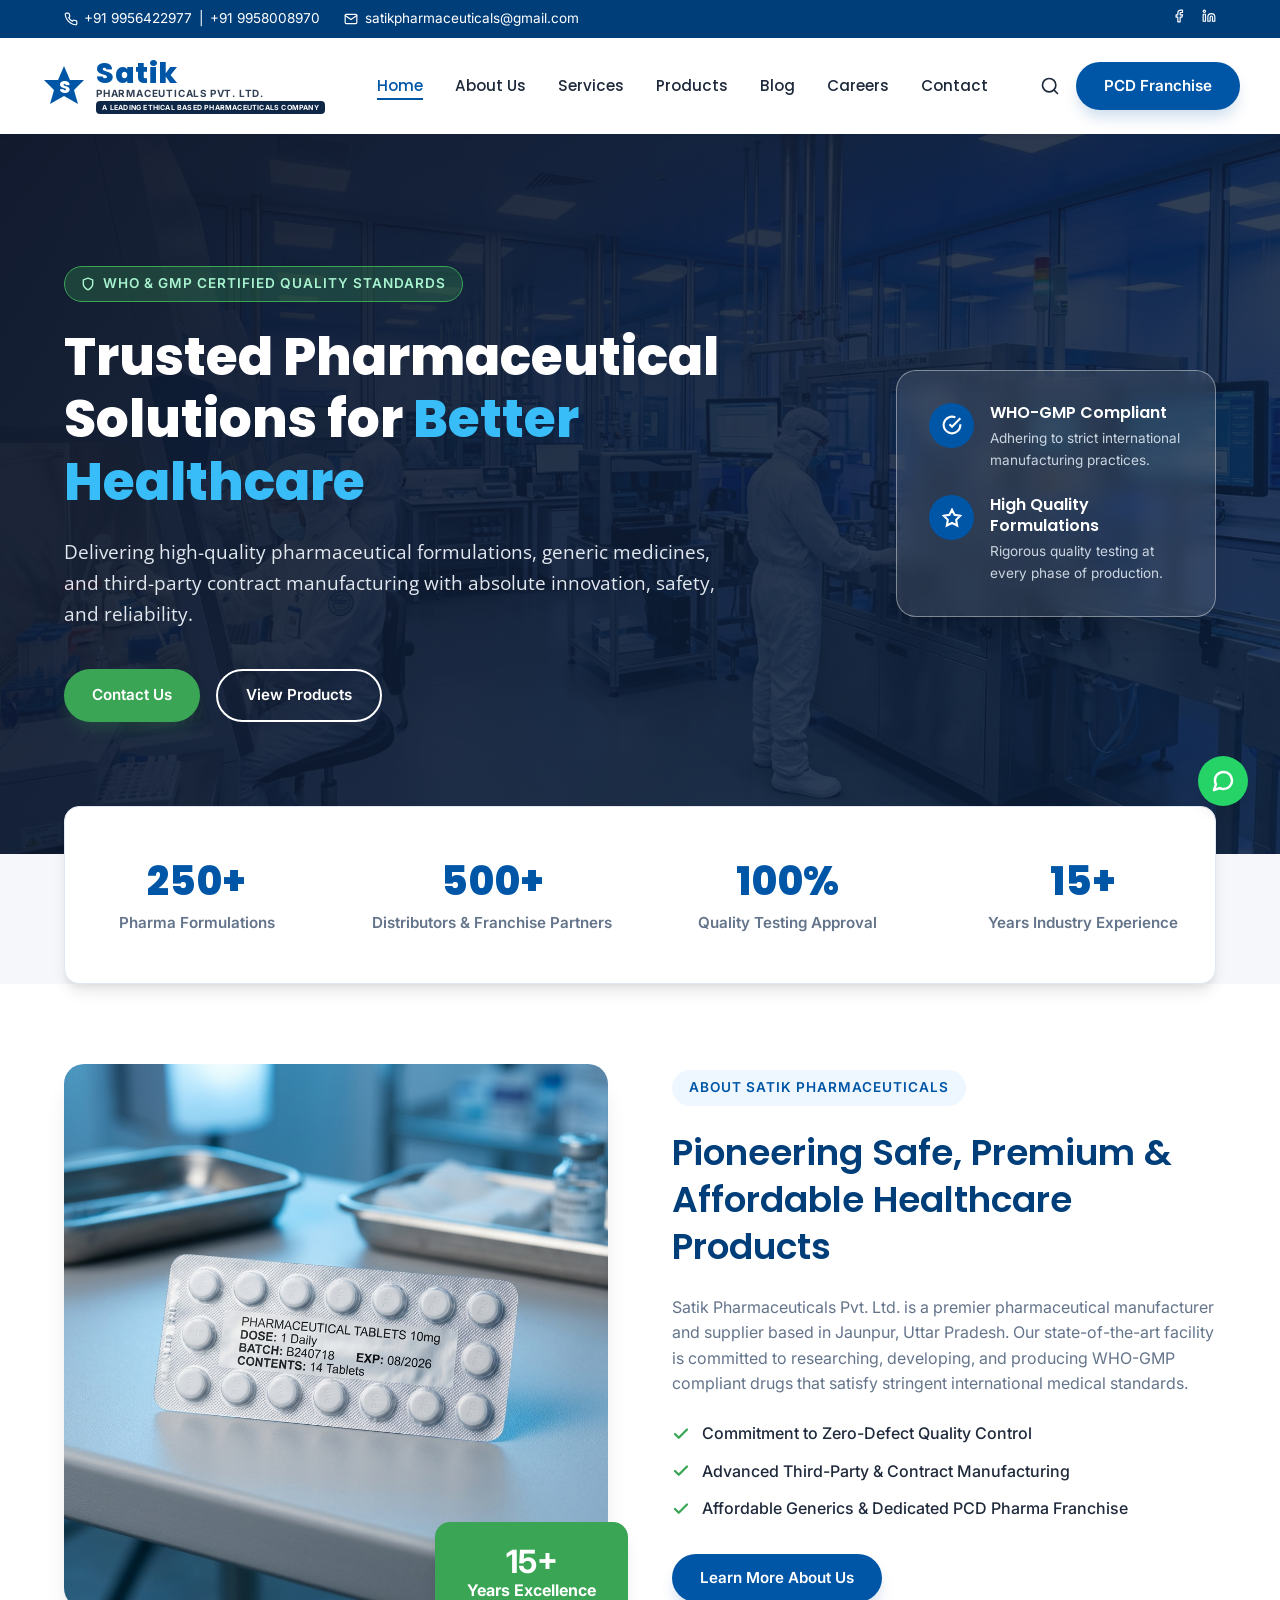
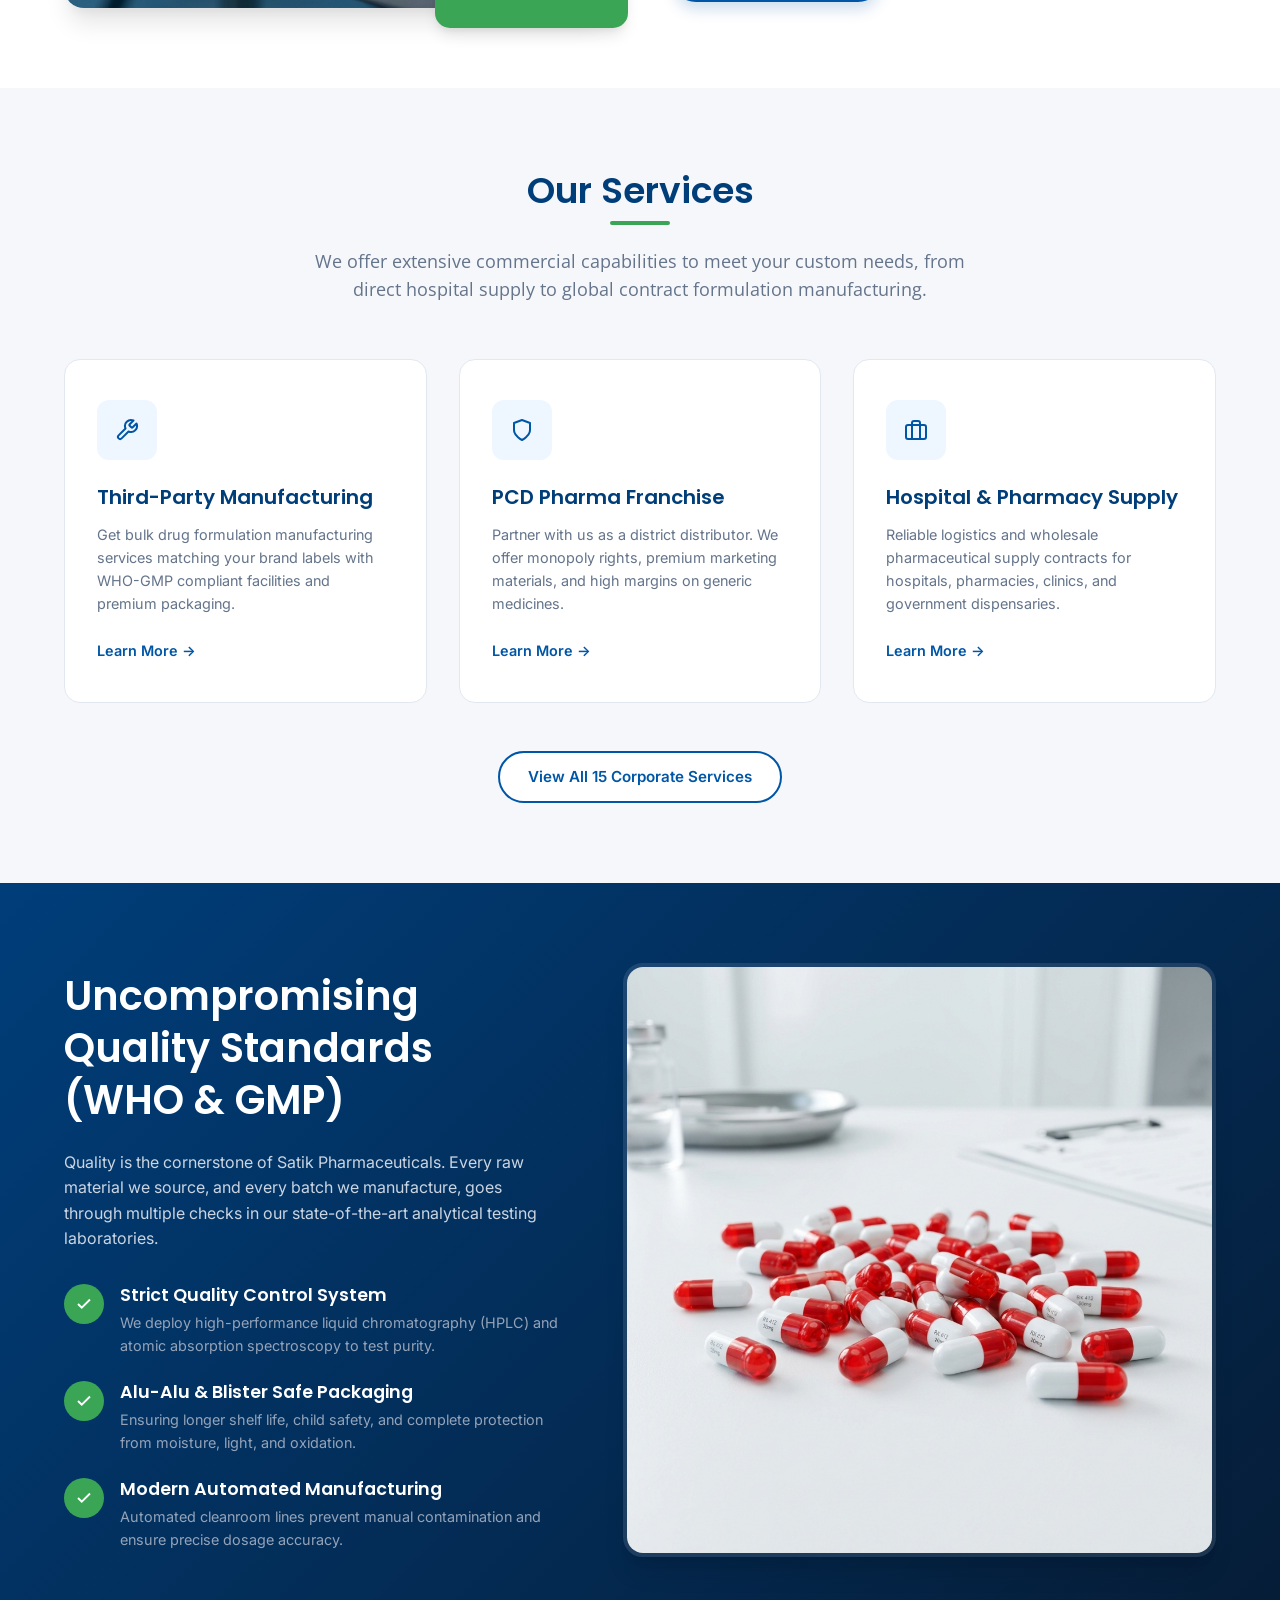
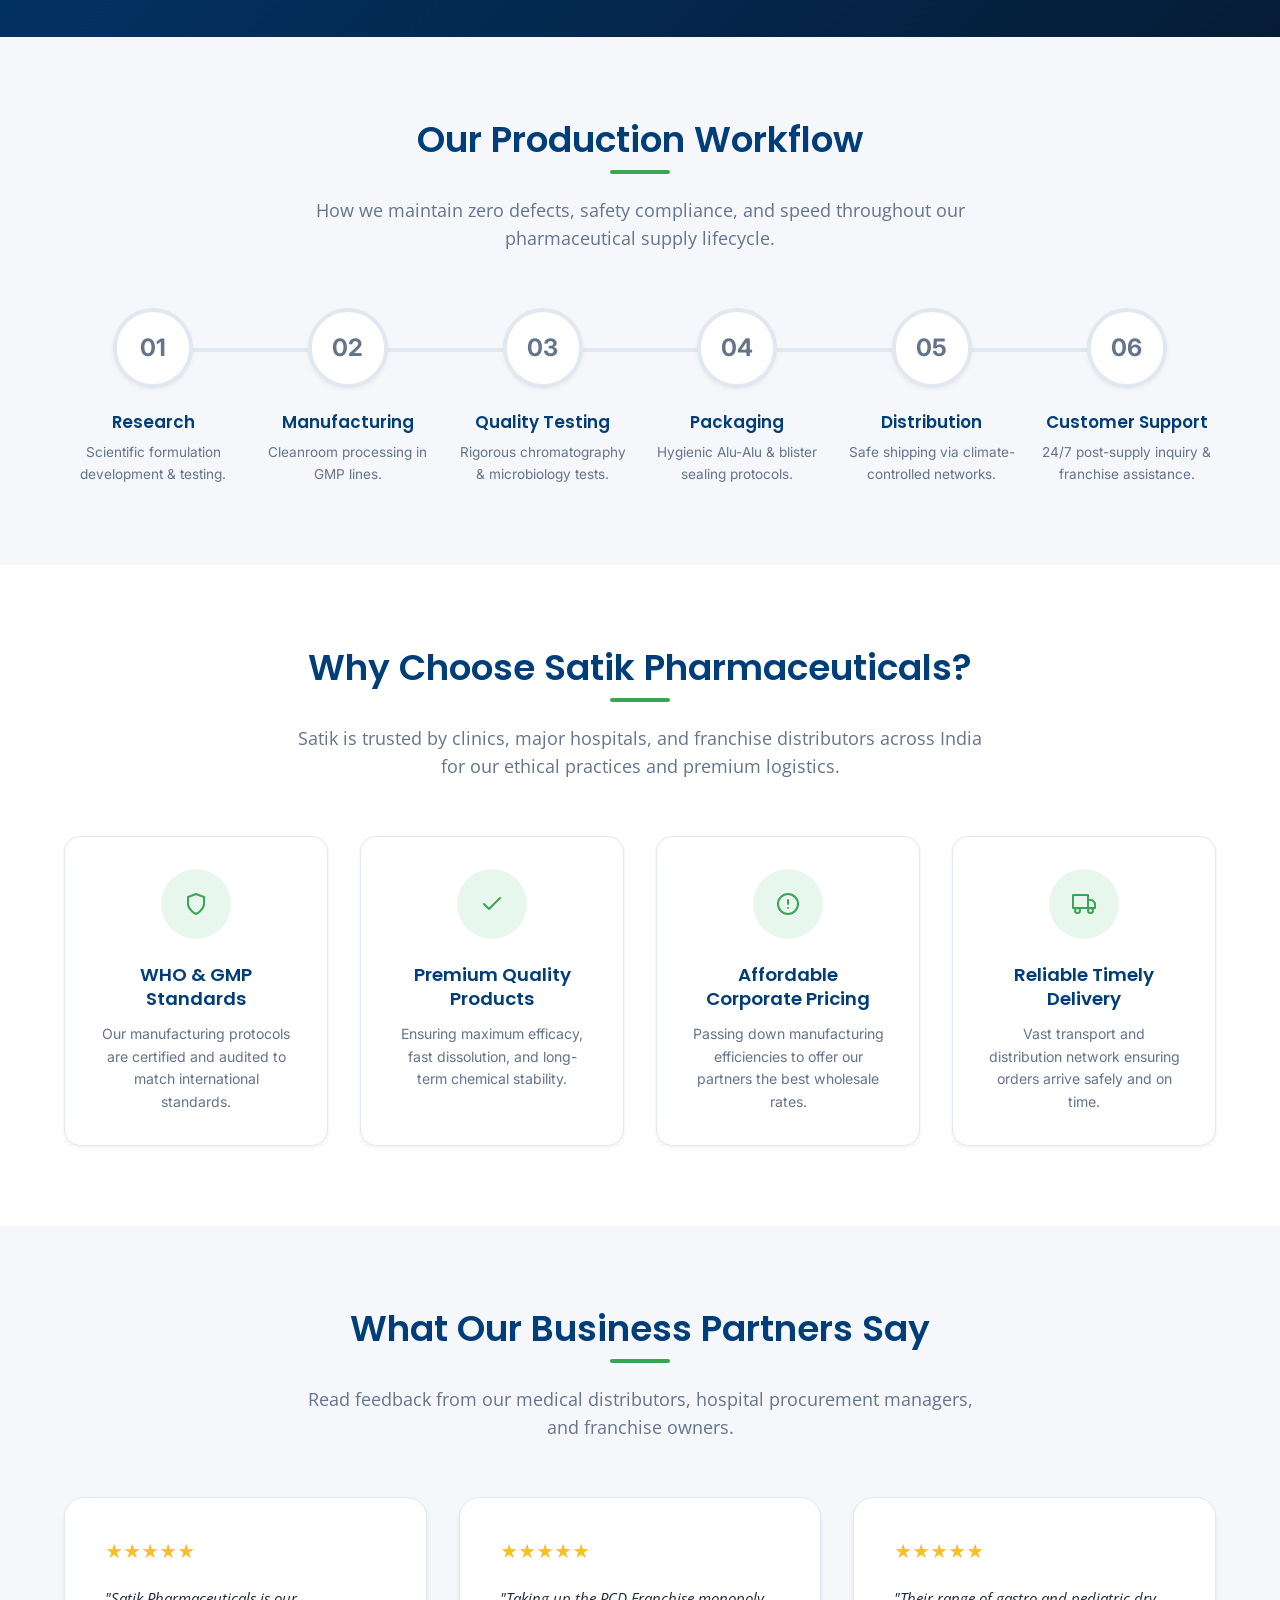
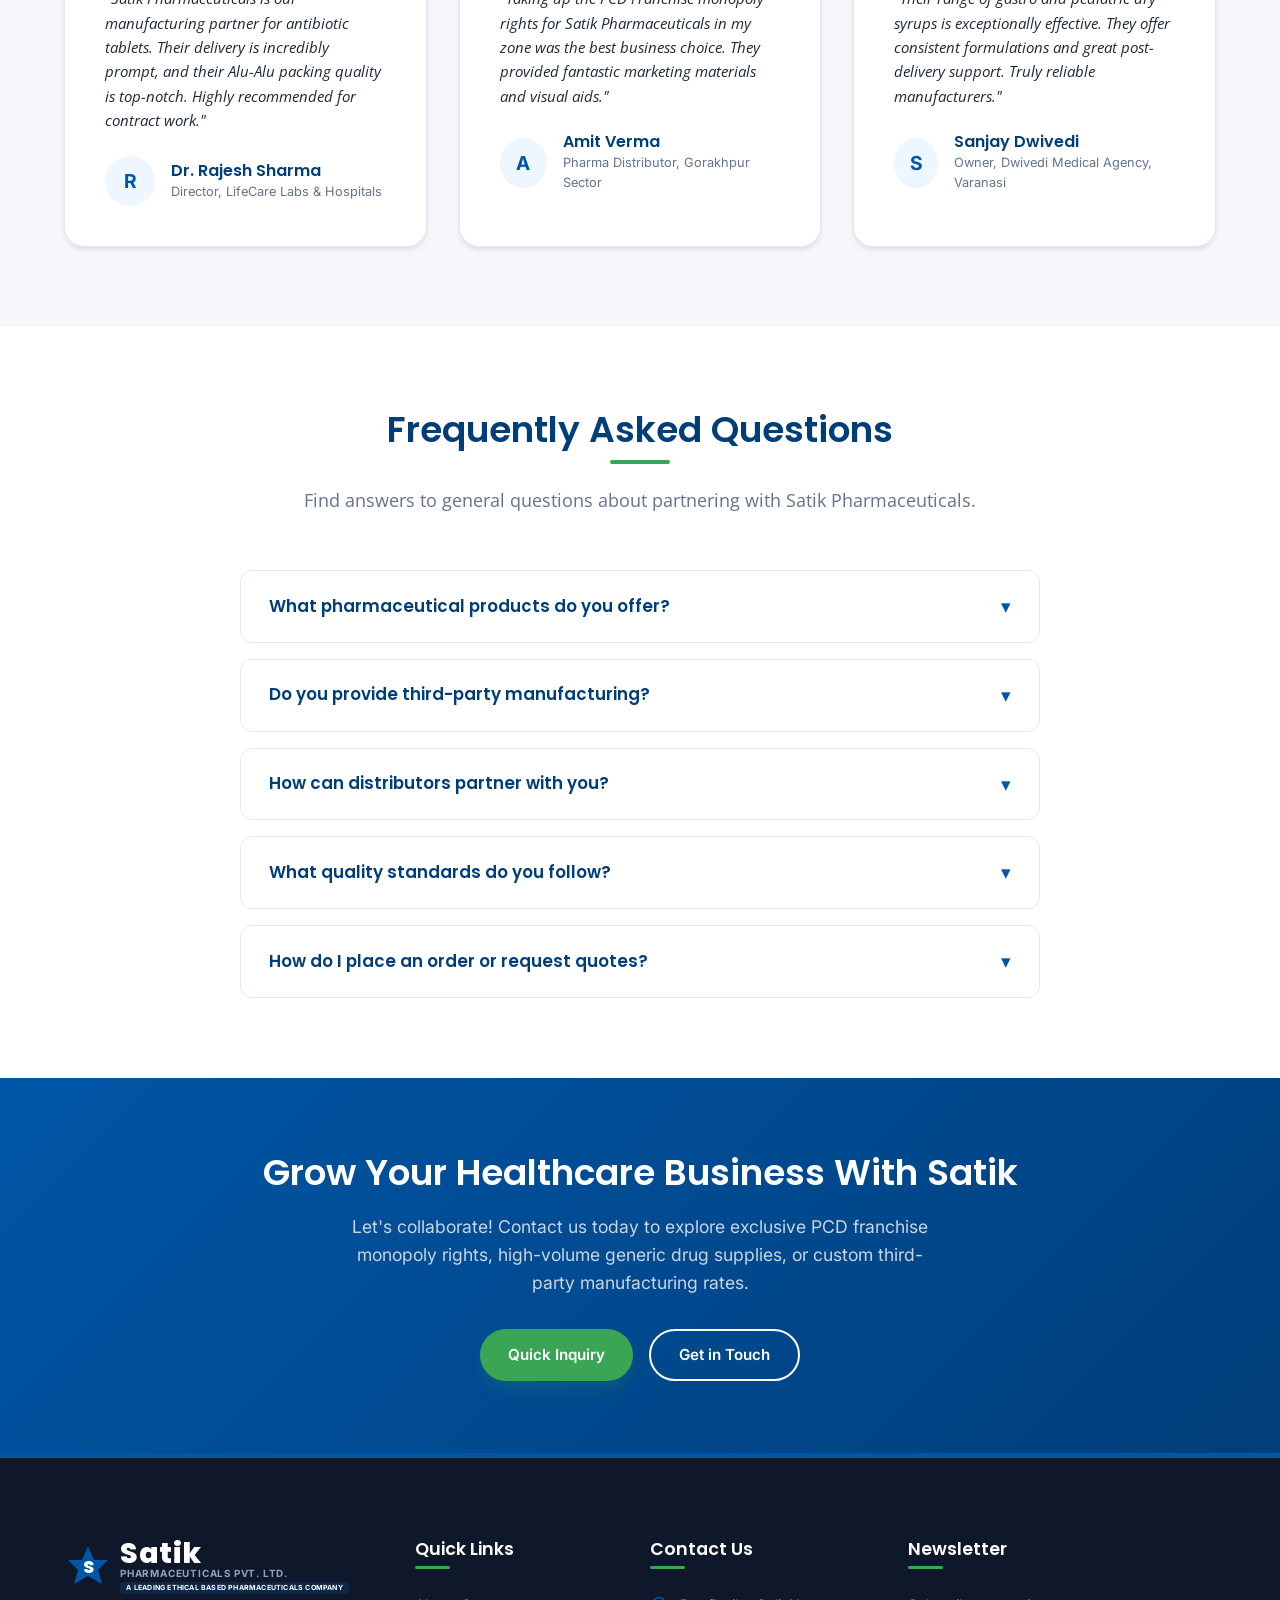
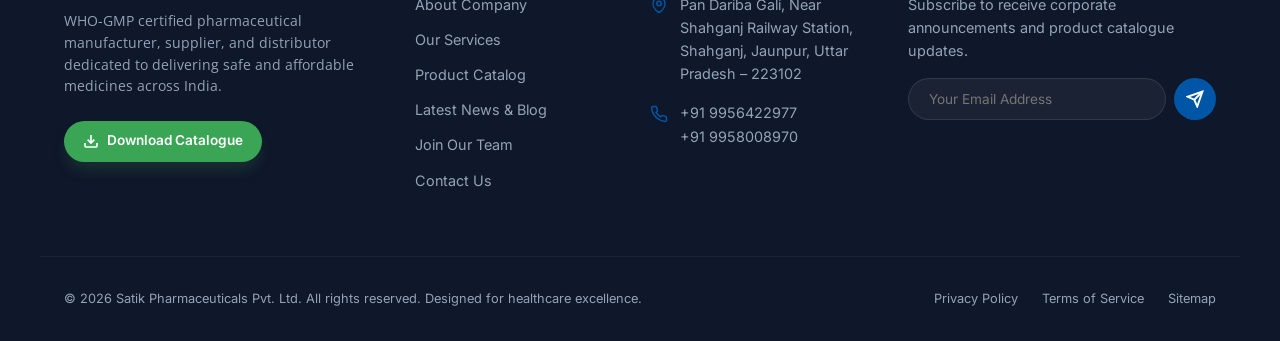
<file: index.html>
<!DOCTYPE html>
<html lang="en">
<head>
  <meta charset="UTF-8">
  <meta name="viewport" content="width=device-width, initial-scale=1.0">
  
  <!-- SEO Meta Tags -->
  <title>Satik Pharmaceuticals Pvt. Ltd. | Trusted Pharma Manufacturer & PCD Franchise</title>
  <meta name="description" content="Satik Pharmaceuticals Pvt. Ltd. is a WHO-GMP compliant pharmaceutical company in Jaunpur, Uttar Pradesh. Specializing in high-quality Generic Medicines, Third-Party Manufacturing, and PCD Pharma Franchise.">
  <meta name="keywords" content="Pharmaceutical Company in Jaunpur, Pharma Company Uttar Pradesh, Generic Medicine Manufacturer, Third Party Pharma Manufacturing, PCD Pharma Franchise, Pharmaceutical Supplier, Medicine Manufacturer, Pharma Products, Pharmaceutical Distributor, Healthcare Products">
  <meta name="author" content="Satik Pharmaceuticals Pvt. Ltd.">
  
  <!-- Open Graph / Facebook -->
  <meta property="og:type" content="website">
  <meta property="og:url" content="https://www.satikpharmaceuticals.com/">
  <meta property="og:title" content="Satik Pharmaceuticals Pvt. Ltd. | Trusted Pharma Solutions">
  <meta property="og:description" content="Delivering high-quality pharmaceutical products with innovation, safety, and reliability. ISO, GMP, and WHO certified manufacturing and distribution.">
  <meta property="og:image" content="assets/images/hero_bg.jpg">

  <!-- Twitter -->
  <meta property="twitter:card" content="summary_large_image">
  <meta property="twitter:url" content="https://www.satikpharmaceuticals.com/">
  <meta property="twitter:title" content="Satik Pharmaceuticals Pvt. Ltd. | Trusted Pharma Solutions">
  <meta property="twitter:description" content="Delivering high-quality pharmaceutical products with innovation, safety, and reliability. ISO, GMP, and WHO certified manufacturing and distribution.">
  <meta property="twitter:image" content="assets/images/hero_bg.jpg">

  <!-- Stylesheet -->
  <link rel="stylesheet" href="css/style.css">
  
  <!-- Local Business Schema -->
  <script type="application/ld+json">
  {
    "@context": "https://schema.org",
    "@type": "MedicalBusiness",
    "name": "Satik Pharmaceuticals Pvt. Ltd.",
    "alternateName": "Satik Pharmaceuticals",
    "image": "assets/images/hero_bg.jpg",
    "logo": "assets/images/tablets.jpg",
    "url": "https://www.satikpharmaceuticals.com",
    "telephone": ["+919956422977", "+919958008970"],
    "email": "satikpharmaceuticals@gmail.com",
    "address": {
      "@type": "PostalAddress",
      "streetAddress": "Pan Dariba Gali, Near Shahganj Railway Station, Shahganj",
      "addressLocality": "Jaunpur",
      "addressRegion": "Uttar Pradesh",
      "postalCode": "223102",
      "addressCountry": "IN"
    },
    "geo": {
      "@type": "GeoCoordinates",
      "latitude": "26.0645",
      "longitude": "82.6841"
    },
    "openingHoursSpecification": {
      "@type": "OpeningHoursSpecification",
      "dayOfWeek": [
        "Monday",
        "Tuesday",
        "Wednesday",
        "Thursday",
        "Friday",
        "Saturday"
      ],
      "opens": "09:00",
      "closes": "18:00"
    },
    "sameAs": [
      "https://www.facebook.com/satikpharmaceuticals",
      "https://www.linkedin.com/company/satikpharmaceuticals"
    ]
  }
  </script>
</head>
<body>

  <!-- Loading Animation -->
  <div id="loader-wrapper" class="loader-wrapper">
    <div class="loader"></div>
  </div>

  <!-- Header Top Bar -->
  <div class="header-top">
    <div class="container header-top-content">
      <div class="header-top-info">
        <span>
          <svg width="14" height="14" viewBox="0 0 24 24" fill="none" stroke="currentColor" stroke-width="2" stroke-linecap="round" stroke-linejoin="round">
            <path d="M22 16.92v3a2 2 0 0 1-2.18 2 19.79 19.79 0 0 1-8.63-3.07 19.5 19.5 0 0 1-6-6 19.79 19.79 0 0 1-3.07-8.67A2 2 0 0 1 4.11 2h3a2 2 0 0 1 2 1.72 12.84 12.84 0 0 0 .7 2.81 2 2 0 0 1-.45 2.11L8.09 9.91a16 16 0 0 0 6 6l1.27-1.27a2 2 0 0 1 2.11-.45 12.84 12.84 0 0 0 2.81.7A2 2 0 0 1 22 16.92z"></path>
          </svg>
          <a href="tel:+919956422977">+91 9956422977</a> | <a href="tel:+919958008970">+91 9958008970</a>
        </span>
        <span>
          <svg width="14" height="14" viewBox="0 0 24 24" fill="none" stroke="currentColor" stroke-width="2" stroke-linecap="round" stroke-linejoin="round">
            <path d="M4 4h16c1.1 0 2 .9 2 2v12c0 1.1-.9 2-2 2H4c-1.1 0-2-.9-2-2V6c0-1.1.9-2 2-2z"></path>
            <polyline points="22,6 12,13 2,6"></polyline>
          </svg>
          <a href="mailto:satikpharmaceuticals@gmail.com">satikpharmaceuticals@gmail.com</a>
        </span>
      </div>
      <div class="header-top-socials">
        <a href="#" aria-label="Facebook">
          <svg width="14" height="14" viewBox="0 0 24 24" fill="none" stroke="currentColor" stroke-width="2" stroke-linecap="round" stroke-linejoin="round">
            <path d="M18 2h-3a5 5 0 0 0-5 5v3H7v4h3v8h4v-8h3l1-4h-4V7a1 1 0 0 1 1-1h3z"></path>
          </svg>
        </a>
        <a href="#" aria-label="LinkedIn">
          <svg width="14" height="14" viewBox="0 0 24 24" fill="none" stroke="currentColor" stroke-width="2" stroke-linecap="round" stroke-linejoin="round">
            <path d="M16 8a6 6 0 0 1 6 6v7h-4v-7a2 2 0 0 0-2-2 2 2 0 0 0-2 2v7h-4v-7a6 6 0 0 1 6-6z"></path>
            <rect x="2" y="9" width="4" height="12"></rect>
            <circle cx="4" cy="4" r="2"></circle>
          </svg>
        </a>
      </div>
    </div>
  </div>

  <!-- Main Navigation Header -->
  <header class="main-header">
    <div class="container navbar">
      <a href="index.html" class="logo">
        <div class="logo-wrapper">
          <div class="logo-icon-box">
            <svg class="logo-star" viewBox="0 0 24 24">
              <polygon points="12,2 15,9 22,9 17,14 19,21 12,17 5,21 7,14 2,9 9,9" fill="#0056A6"></polygon>
              <text x="12" y="15.5" font-family="'Poppins', sans-serif" font-weight="800" font-size="9" fill="#FFFFFF" text-anchor="middle">S</text>
            </svg>
          </div>
          <div class="logo-text-box">
            <span class="logo-brand-name">Satik</span>
            <span class="logo-sub-text">PHARMACEUTICALS PVT. LTD.</span>
            <span class="logo-tagline-box">A LEADING ETHICAL BASED PHARMACEUTICALS COMPANY</span>
          </div>
        </div>
      </a>

      <!-- Desktop Nav Menu -->
      <nav>
        <ul class="nav-menu" id="nav-menu">
          <li><a href="index.html" class="nav-link active">Home</a></li>
          <li><a href="about.html" class="nav-link">About Us</a></li>
          <li><a href="services.html" class="nav-link">Services</a></li>
          <li><a href="products.html" class="nav-link">Products</a></li>
          <li><a href="blog.html" class="nav-link">Blog</a></li>
          <li><a href="careers.html" class="nav-link">Careers</a></li>
          <li><a href="contact.html" class="nav-link">Contact</a></li>
        </ul>
      </nav>

      <div class="nav-actions">
        <!-- Search Toggle -->
        <button class="search-toggle" id="search-toggle" aria-label="Open Search">
          <svg width="20" height="20" viewBox="0 0 24 24" fill="none" stroke="currentColor" stroke-width="2" stroke-linecap="round" stroke-linejoin="round">
            <circle cx="11" cy="11" r="8"></circle>
            <line x1="21" y1="21" x2="16.65" y2="16.65"></line>
          </svg>
        </button>
        <!-- CTA -->
        <a href="#" class="btn btn-primary open-inquiry" data-product="PCD Pharma Franchise Partnership">PCD Franchise</a>
        <!-- Mobile Menu Toggle -->
        <button class="menu-toggle" id="menu-toggle" aria-label="Toggle Menu">
          <span></span>
          <span></span>
          <span></span>
        </button>
      </div>
    </div>
  </header>

  <!-- Global Search Overlay -->
  <div class="search-overlay" id="search-overlay">
    <button class="search-overlay-close" id="search-overlay-close">&times;</button>
    <div class="search-container">
      <form id="search-form">
        <input type="text" class="search-input" id="search-input" placeholder="Search medicines, formulas or categories...">
        <button type="submit" class="search-btn" aria-label="Search">
          <svg width="24" height="24" viewBox="0 0 24 24" fill="none" stroke="currentColor" stroke-width="2.5" stroke-linecap="round" stroke-linejoin="round">
            <circle cx="11" cy="11" r="8"></circle>
            <line x1="21" y1="21" x2="16.65" y2="16.65"></line>
          </svg>
        </button>
      </form>
    </div>
  </div>

  <!-- Hero Section -->
  <section class="hero">
    <div class="hero-bg" style="background-image: url('assets/images/hero_bg.jpg');"></div>
    <div class="container">
      <div class="hero-grid">
        <div class="hero-content">
          <div class="hero-tagline">
            <svg width="14" height="14" viewBox="0 0 24 24" fill="none" stroke="currentColor" stroke-width="2.5" stroke-linecap="round" stroke-linejoin="round">
              <path d="M12 22s8-4 8-10V5l-8-3-8 3v7c0 6 8 10 8 10z"></path>
            </svg>
            WHO & GMP Certified Quality Standards
          </div>
          <h1>Trusted Pharmaceutical Solutions for <span>Better Healthcare</span></h1>
          <p class="hero-desc">Delivering high-quality pharmaceutical formulations, generic medicines, and third-party contract manufacturing with absolute innovation, safety, and reliability.</p>
          <div class="hero-btns">
            <a href="contact.html" class="btn btn-accent">Contact Us</a>
            <a href="products.html" class="btn btn-outline-white">View Products</a>
          </div>
        </div>
        <div class="hero-badge-container">
          <div class="hero-badge">
            <div class="hero-badge-item">
              <div class="hero-badge-icon">
                <svg width="20" height="20" viewBox="0 0 24 24" fill="none" stroke="currentColor" stroke-width="2.5">
                  <path d="M22 11.08V12a10 10 0 1 1-5.93-9.14"></path>
                  <polyline points="22 4 12 14.01 9 11.01"></polyline>
                </svg>
              </div>
              <div>
                <h3 class="hero-badge-title">WHO-GMP Compliant</h3>
                <p class="hero-badge-desc">Adhering to strict international manufacturing practices.</p>
              </div>
            </div>
            <div class="hero-badge-item">
              <div class="hero-badge-icon">
                <svg width="20" height="20" viewBox="0 0 24 24" fill="none" stroke="currentColor" stroke-width="2.5">
                  <polygon points="12 2 15.09 8.26 22 9.27 17 14.14 18.18 21.02 12 17.77 5.82 21.02 7 14.14 2 9.27 8.91 8.26 12 2"></polygon>
                </svg>
              </div>
              <div>
                <h3 class="hero-badge-title">High Quality Formulations</h3>
                <p class="hero-badge-desc">Rigorous quality testing at every phase of production.</p>
              </div>
            </div>
          </div>
        </div>
      </div>
    </div>
  </section>

  <!-- Statistics Section -->
  <section class="container" style="position: relative; z-index: 10;">
    <div class="stats">
      <div class="stats-grid">
        <div class="stats-item">
          <h3>250+</h3>
          <p>Pharma Formulations</p>
        </div>
        <div class="stats-item">
          <h3>500+</h3>
          <p>Distributors & Franchise Partners</p>
        </div>
        <div class="stats-item">
          <h3>100%</h3>
          <p>Quality Testing Approval</p>
        </div>
        <div class="stats-item">
          <h3>15+</h3>
          <p>Years Industry Experience</p>
        </div>
      </div>
    </div>
  </section>

  <!-- About Snippet Section -->
  <section class="section section-bg">
    <div class="container about-section">
      <div class="about-img">
        <img src="assets/images/tablets.jpg" alt="Pharmaceutical Laboratory Testing">
        <div class="about-img-badge">
          <span>15+</span> Years Excellence
        </div>
      </div>
      <div class="about-content">
        <div class="hero-tagline" style="background-color: var(--color-primary-light); color: var(--color-primary); border-color: var(--color-primary-light);">About Satik Pharmaceuticals</div>
        <h2>Pioneering Safe, Premium & Affordable Healthcare Products</h2>
        <p>Satik Pharmaceuticals Pvt. Ltd. is a premier pharmaceutical manufacturer and supplier based in Jaunpur, Uttar Pradesh. Our state-of-the-art facility is committed to researching, developing, and producing WHO-GMP compliant drugs that satisfy stringent international medical standards.</p>
        <ul class="about-bullets">
          <li>
            <svg width="18" height="18" viewBox="0 0 24 24" fill="none" stroke="currentColor" stroke-width="3" stroke-linecap="round" stroke-linejoin="round">
              <polyline points="20 6 9 17 4 12"></polyline>
            </svg>
            Commitment to Zero-Defect Quality Control
          </li>
          <li>
            <svg width="18" height="18" viewBox="0 0 24 24" fill="none" stroke="currentColor" stroke-width="3" stroke-linecap="round" stroke-linejoin="round">
              <polyline points="20 6 9 17 4 12"></polyline>
            </svg>
            Advanced Third-Party & Contract Manufacturing
          </li>
          <li>
            <svg width="18" height="18" viewBox="0 0 24 24" fill="none" stroke="currentColor" stroke-width="3" stroke-linecap="round" stroke-linejoin="round">
              <polyline points="20 6 9 17 4 12"></polyline>
            </svg>
            Affordable Generics & Dedicated PCD Pharma Franchise
          </li>
        </ul>
        <a href="about.html" class="btn btn-primary">Learn More About Us</a>
      </div>
    </div>
  </section>

  <!-- Featured Services Section -->
  <section class="section">
    <div class="container">
      <div class="section-header">
        <h2 class="section-title">Our Services</h2>
        <p class="section-subtitle">We offer extensive commercial capabilities to meet your custom needs, from direct hospital supply to global contract formulation manufacturing.</p>
      </div>
      <div class="services-grid">
        <!-- Service 1 -->
        <div class="service-card">
          <div class="service-icon">
            <svg width="24" height="24" viewBox="0 0 24 24" fill="none" stroke="currentColor" stroke-width="2" stroke-linecap="round" stroke-linejoin="round">
              <path d="M14.7 6.3a1 1 0 0 0 0 1.4l1.6 1.6a1 1 0 0 0 1.4 0l3.77-3.77a6 6 0 0 1-7.94 7.94l-6.91 6.91a2.12 2.12 0 0 1-3-3l6.91-6.91a6 6 0 0 1 7.94-7.94l-3.76 3.76z"></path>
            </svg>
          </div>
          <h3>Third-Party Manufacturing</h3>
          <p>Get bulk drug formulation manufacturing services matching your brand labels with WHO-GMP compliant facilities and premium packaging.</p>
          <a href="services.html" class="btn-link">Learn More &rarr;</a>
        </div>
        <!-- Service 2 -->
        <div class="service-card">
          <div class="service-icon">
            <svg width="24" height="24" viewBox="0 0 24 24" fill="none" stroke="currentColor" stroke-width="2" stroke-linecap="round" stroke-linejoin="round">
              <path d="M12 22s8-4 8-10V5l-8-3-8 3v7c0 6 8 10 8 10z"></path>
            </svg>
          </div>
          <h3>PCD Pharma Franchise</h3>
          <p>Partner with us as a district distributor. We offer monopoly rights, premium marketing materials, and high margins on generic medicines.</p>
          <a href="services.html" class="btn-link">Learn More &rarr;</a>
        </div>
        <!-- Service 3 -->
        <div class="service-card">
          <div class="service-icon">
            <svg width="24" height="24" viewBox="0 0 24 24" fill="none" stroke="currentColor" stroke-width="2" stroke-linecap="round" stroke-linejoin="round">
              <rect x="2" y="7" width="20" height="14" rx="2" ry="2"></rect>
              <path d="M16 21V5a2 2 0 0 0-2-2h-4a2 2 0 0 0-2 2v16"></path>
            </svg>
          </div>
          <h3>Hospital & Pharmacy Supply</h3>
          <p>Reliable logistics and wholesale pharmaceutical supply contracts for hospitals, pharmacies, clinics, and government dispensaries.</p>
          <a href="services.html" class="btn-link">Learn More &rarr;</a>
        </div>
      </div>
      <div style="text-align: center; margin-top: 3rem;">
        <a href="services.html" class="btn btn-secondary">View All 15 Corporate Services</a>
      </div>
    </div>
  </section>

  <!-- Quality Assurance Banner -->
  <section class="section qa">
    <div class="container qa-grid">
      <div class="qa-content">
        <h2>Uncompromising Quality Standards (WHO & GMP)</h2>
        <p>Quality is the cornerstone of Satik Pharmaceuticals. Every raw material we source, and every batch we manufacture, goes through multiple checks in our state-of-the-art analytical testing laboratories.</p>
        <div class="qa-list">
          <div class="qa-list-item">
            <div class="qa-list-icon">
              <svg width="18" height="18" viewBox="0 0 24 24" fill="none" stroke="currentColor" stroke-width="2.5">
                <polyline points="20 6 9 17 4 12"></polyline>
              </svg>
            </div>
            <div class="qa-list-info">
              <h4>Strict Quality Control System</h4>
              <p>We deploy high-performance liquid chromatography (HPLC) and atomic absorption spectroscopy to test purity.</p>
            </div>
          </div>
          <div class="qa-list-item">
            <div class="qa-list-icon">
              <svg width="18" height="18" viewBox="0 0 24 24" fill="none" stroke="currentColor" stroke-width="2.5">
                <polyline points="20 6 9 17 4 12"></polyline>
              </svg>
            </div>
            <div class="qa-list-info">
              <h4>Alu-Alu & Blister Safe Packaging</h4>
              <p>Ensuring longer shelf life, child safety, and complete protection from moisture, light, and oxidation.</p>
            </div>
          </div>
          <div class="qa-list-item">
            <div class="qa-list-icon">
              <svg width="18" height="18" viewBox="0 0 24 24" fill="none" stroke="currentColor" stroke-width="2.5">
                <polyline points="20 6 9 17 4 12"></polyline>
              </svg>
            </div>
            <div class="qa-list-info">
              <h4>Modern Automated Manufacturing</h4>
              <p>Automated cleanroom lines prevent manual contamination and ensure precise dosage accuracy.</p>
            </div>
          </div>
        </div>
      </div>
      <div class="qa-img-wrapper">
        <img src="assets/images/capsules.jpg" alt="GMP Certified Cleanroom Manufacturing Facility">
      </div>
    </div>
  </section>

  <!-- Our Workflow Process Section -->
  <section class="section">
    <div class="container">
      <div class="section-header">
        <h2 class="section-title">Our Production Workflow</h2>
        <p class="section-subtitle">How we maintain zero defects, safety compliance, and speed throughout our pharmaceutical supply lifecycle.</p>
      </div>
      <div class="process-steps">
        <div class="process-step">
          <div class="process-number">01</div>
          <h4>Research</h4>
          <p>Scientific formulation development & testing.</p>
        </div>
        <div class="process-step">
          <div class="process-number">02</div>
          <h4>Manufacturing</h4>
          <p>Cleanroom processing in GMP lines.</p>
        </div>
        <div class="process-step">
          <div class="process-number">03</div>
          <h4>Quality Testing</h4>
          <p>Rigorous chromatography & microbiology tests.</p>
        </div>
        <div class="process-step">
          <div class="process-number">04</div>
          <h4>Packaging</h4>
          <p>Hygienic Alu-Alu & blister sealing protocols.</p>
        </div>
        <div class="process-step">
          <div class="process-number">05</div>
          <h4>Distribution</h4>
          <p>Safe shipping via climate-controlled networks.</p>
        </div>
        <div class="process-step">
          <div class="process-number">06</div>
          <h4>Customer Support</h4>
          <p>24/7 post-supply inquiry & franchise assistance.</p>
        </div>
      </div>
    </div>
  </section>

  <!-- Why Choose Us Feature Grid -->
  <section class="section section-bg">
    <div class="container">
      <div class="section-header">
        <h2 class="section-title">Why Choose Satik Pharmaceuticals?</h2>
        <p class="section-subtitle">Satik is trusted by clinics, major hospitals, and franchise distributors across India for our ethical practices and premium logistics.</p>
      </div>
      <div class="wcu-grid">
        <div class="wcu-card">
          <div class="wcu-icon-box">
            <svg width="24" height="24" viewBox="0 0 24 24" fill="none" stroke="currentColor" stroke-width="2" stroke-linecap="round" stroke-linejoin="round">
              <path d="M12 22s8-4 8-10V5l-8-3-8 3v7c0 6 8 10 8 10z"></path>
            </svg>
          </div>
          <h3>WHO & GMP Standards</h3>
          <p>Our manufacturing protocols are certified and audited to match international standards.</p>
        </div>
        <div class="wcu-card">
          <div class="wcu-icon-box">
            <svg width="24" height="24" viewBox="0 0 24 24" fill="none" stroke="currentColor" stroke-width="2" stroke-linecap="round" stroke-linejoin="round">
              <polyline points="20 6 9 17 4 12"></polyline>
            </svg>
          </div>
          <h3>Premium Quality Products</h3>
          <p>Ensuring maximum efficacy, fast dissolution, and long-term chemical stability.</p>
        </div>
        <div class="wcu-card">
          <div class="wcu-icon-box">
            <svg width="24" height="24" viewBox="0 0 24 24" fill="none" stroke="currentColor" stroke-width="2" stroke-linecap="round" stroke-linejoin="round">
              <circle cx="12" cy="12" r="10"></circle>
              <line x1="12" y1="8" x2="12" y2="12"></line>
              <line x1="12" y1="16" x2="12.01" y2="16"></line>
            </svg>
          </div>
          <h3>Affordable Corporate Pricing</h3>
          <p>Passing down manufacturing efficiencies to offer our partners the best wholesale rates.</p>
        </div>
        <div class="wcu-card">
          <div class="wcu-icon-box">
            <svg width="24" height="24" viewBox="0 0 24 24" fill="none" stroke="currentColor" stroke-width="2" stroke-linecap="round" stroke-linejoin="round">
              <rect x="1" y="3" width="15" height="13"></rect>
              <polygon points="16 8 20 8 23 11 23 16 16 16 16 8"></polygon>
              <circle cx="5.5" cy="18.5" r="2.5"></circle>
              <circle cx="18.5" cy="18.5" r="2.5"></circle>
            </svg>
          </div>
          <h3>Reliable Timely Delivery</h3>
          <p>Vast transport and distribution network ensuring orders arrive safely and on time.</p>
        </div>
      </div>
    </div>
  </section>

  <!-- Testimonials Section -->
  <section class="section">
    <div class="container">
      <div class="section-header">
        <h2 class="section-title">What Our Business Partners Say</h2>
        <p class="section-subtitle">Read feedback from our medical distributors, hospital procurement managers, and franchise owners.</p>
      </div>
      <div class="testimonials-grid">
        <div class="testimonial-card">
          <div class="testimonial-rating">★★★★★</div>
          <p class="testimonial-content">"Satik Pharmaceuticals is our manufacturing partner for antibiotic tablets. Their delivery is incredibly prompt, and their Alu-Alu packing quality is top-notch. Highly recommended for contract work."</p>
          <div class="testimonial-user">
            <div class="testimonial-avatar">R</div>
            <div class="testimonial-meta">
              <h4>Dr. Rajesh Sharma</h4>
              <p>Director, LifeCare Labs & Hospitals</p>
            </div>
          </div>
        </div>
        <div class="testimonial-card">
          <div class="testimonial-rating">★★★★★</div>
          <p class="testimonial-content">"Taking up the PCD Franchise monopoly rights for Satik Pharmaceuticals in my zone was the best business choice. They provided fantastic marketing materials and visual aids."</p>
          <div class="testimonial-user">
            <div class="testimonial-avatar">A</div>
            <div class="testimonial-meta">
              <h4>Amit Verma</h4>
              <p>Pharma Distributor, Gorakhpur Sector</p>
            </div>
          </div>
        </div>
        <div class="testimonial-card">
          <div class="testimonial-rating">★★★★★</div>
          <p class="testimonial-content">"Their range of gastro and pediatric dry syrups is exceptionally effective. They offer consistent formulations and great post-delivery support. Truly reliable manufacturers."</p>
          <div class="testimonial-user">
            <div class="testimonial-avatar">S</div>
            <div class="testimonial-meta">
              <h4>Sanjay Dwivedi</h4>
              <p>Owner, Dwivedi Medical Agency, Varanasi</p>
            </div>
          </div>
        </div>
      </div>
    </div>
  </section>

  <!-- FAQ Accordion Section -->
  <section class="section section-bg">
    <div class="container">
      <div class="section-header">
        <h2 class="section-title">Frequently Asked Questions</h2>
        <p class="section-subtitle">Find answers to general questions about partnering with Satik Pharmaceuticals.</p>
      </div>
      <div class="faq-accordion">
        <div class="faq-item">
          <div class="faq-header">
            <h3>What pharmaceutical products do you offer?</h3>
            <span class="faq-icon-toggle">&#9662;</span>
          </div>
          <div class="faq-body">
            <p>We manufacture a wide range of DCGI-approved formulations, including Tablets, Capsules, Liquid Syrups, Injections, Antibiotics, Pain Relievers, Pediatric Suspensions, Dermatology Ointments, and Ayurvedic formulations.</p>
          </div>
        </div>
        <div class="faq-item">
          <div class="faq-header">
            <h3>Do you provide third-party manufacturing?</h3>
            <span class="faq-icon-toggle">&#9662;</span>
          </div>
          <div class="faq-body">
            <p>Yes, we offer comprehensive third-party contract manufacturing services. Partners can leverage our WHO-GMP compliant facilities, custom packaging capabilities, and full regulatory documentation support for their custom brand formulations.</p>
          </div>
        </div>
        <div class="faq-item">
          <div class="faq-header">
            <h3>How can distributors partner with you?</h3>
            <span class="faq-icon-toggle">&#9662;</span>
          </div>
          <div class="faq-body">
            <p>Distributors can apply for monopoly rights under our PCD Pharma Franchise program. We supply promotional visual aids, catalogs, free physician samples, and ethical marketing guidelines to support regional growth.</p>
          </div>
        </div>
        <div class="faq-item">
          <div class="faq-header">
            <h3>What quality standards do you follow?</h3>
            <span class="faq-icon-toggle">&#9662;</span>
          </div>
          <div class="faq-body">
            <p>All our manufacturing facilities adhere to strict WHO and GMP (Good Manufacturing Practice) standards. We perform raw material testing, in-process checking, and finished batch stability analysis inside our dedicated QA/QC laboratories.</p>
          </div>
        </div>
        <div class="faq-item">
          <div class="faq-header">
            <h3>How do I place an order or request quotes?</h3>
            <span class="faq-icon-toggle">&#9662;</span>
          </div>
          <div class="faq-body">
            <p>You can send an inquiry directly through our contact form, email us at satikpharmaceuticals@gmail.com, or use the quick product inquiry modal. Our corporate desk will draft quotes and dispatch franchise terms within 24 hours.</p>
          </div>
        </div>
      </div>
    </div>
  </section>

  <!-- CTA Banner Section -->
  <section class="cta-banner">
    <div class="container">
      <h2>Grow Your Healthcare Business With Satik</h2>
      <p>Let's collaborate! Contact us today to explore exclusive PCD franchise monopoly rights, high-volume generic drug supplies, or custom third-party manufacturing rates.</p>
      <div style="display: flex; gap: 1rem; justify-content: center; flex-wrap: wrap;">
        <a href="#" class="btn btn-accent open-inquiry" data-product="Bulk Partnership Proposal">Quick Inquiry</a>
        <a href="contact.html" class="btn btn-outline-white">Get in Touch</a>
      </div>
    </div>
  </section>

  <!-- Footer -->
  <footer class="main-footer">
    <div class="container footer-top">
      <div class="footer-col">
        <div class="footer-about-logo">
          <a href="index.html" class="logo">
            <div class="logo-wrapper">
              <div class="logo-icon-box">
                <svg class="logo-star" viewBox="0 0 24 24">
                  <polygon points="12,2 15,9 22,9 17,14 19,21 12,17 5,21 7,14 2,9 9,9" fill="#0056A6"></polygon>
                  <text x="12" y="15.5" font-family="'Poppins', sans-serif" font-weight="800" font-size="9" fill="#FFFFFF" text-anchor="middle">S</text>
                </svg>
              </div>
              <div class="logo-text-box">
                <span class="logo-brand-name">Satik</span>
                <span class="logo-sub-text">PHARMACEUTICALS PVT. LTD.</span>
                <span class="logo-tagline-box">A LEADING ETHICAL BASED PHARMACEUTICALS COMPANY</span>
              </div>
            </div>
          </a>
        </div>
        <p class="footer-about-desc">WHO-GMP certified pharmaceutical manufacturer, supplier, and distributor dedicated to delivering safe and affordable medicines across India.</p>
        <a href="assets/docs/catalogue.pdf" download class="btn btn-primary btn-accent" style="font-size:0.85rem; padding:0.6rem 1.2rem;">
          <svg width="16" height="16" viewBox="0 0 24 24" fill="none" stroke="currentColor" stroke-width="2.5">
            <path d="M21 15v4a2 2 0 0 1-2 2H5a2 2 0 0 1-2-2v-4"></path>
            <polyline points="7 10 12 15 17 10"></polyline>
            <line x1="12" y1="15" x2="12" y2="3"></line>
          </svg>
          Download Catalogue
        </a>
      </div>
      <div class="footer-col">
        <h4>Quick Links</h4>
        <ul class="footer-links">
          <li><a href="about.html">About Company</a></li>
          <li><a href="services.html">Our Services</a></li>
          <li><a href="products.html">Product Catalog</a></li>
          <li><a href="blog.html">Latest News & Blog</a></li>
          <li><a href="careers.html">Join Our Team</a></li>
          <li><a href="contact.html">Contact Us</a></li>
        </ul>
      </div>
      <div class="footer-col">
        <h4>Contact Us</h4>
        <div class="footer-contact-info">
          <div class="footer-contact-item">
            <svg width="18" height="18" viewBox="0 0 24 24" fill="none" stroke="currentColor" stroke-width="2">
              <path d="M12 22s-8-4.5-8-11.8A8 8 0 0 1 12 2a8 8 0 0 1 8 8.2c0 7.3-8 11.8-8 11.8z"></path>
              <circle cx="12" cy="10" r="3"></circle>
            </svg>
            <p>Pan Dariba Gali, Near Shahganj Railway Station, Shahganj, Jaunpur, Uttar Pradesh – 223102</p>
          </div>
          <div class="footer-contact-item">
            <svg width="18" height="18" viewBox="0 0 24 24" fill="none" stroke="currentColor" stroke-width="2">
              <path d="M22 16.92v3a2 2 0 0 1-2.18 2 19.79 19.79 0 0 1-8.63-3.07 19.5 19.5 0 0 1-6-6 19.79 19.79 0 0 1-3.07-8.67A2 2 0 0 1 4.11 2h3a2 2 0 0 1 2 1.72 12.84 12.84 0 0 0 .7 2.81 2 2 0 0 1-.45 2.11L8.09 9.91a16 16 0 0 0 6 6l1.27-1.27a2 2 0 0 1 2.11-.45 12.84 12.84 0 0 0 2.81.7A2 2 0 0 1 22 16.92z"></path>
            </svg>
            <p>+91 9956422977<br>+91 9958008970</p>
          </div>
        </div>
      </div>
      <div class="footer-col">
        <h4>Newsletter</h4>
        <div class="footer-newsletter">
          <p>Subscribe to receive corporate announcements and product catalogue updates.</p>
          <form class="newsletter-form">
            <input type="email" class="newsletter-input" placeholder="Your Email Address" required>
            <button type="submit" class="newsletter-btn" aria-label="Subscribe">
              <svg width="18" height="18" viewBox="0 0 24 24" fill="none" stroke="currentColor" stroke-width="2.5">
                <line x1="22" y1="2" x2="11" y2="13"></line>
                <polygon points="22 2 15 22 11 13 2 9 22 2"></polygon>
              </svg>
            </button>
          </form>
        </div>
      </div>
    </div>
    <div class="container footer-bottom">
      <p class="footer-copyright">&copy; 2026 Satik Pharmaceuticals Pvt. Ltd. All rights reserved. Designed for healthcare excellence.</p>
      <div class="footer-bottom-links">
        <a href="#">Privacy Policy</a>
        <a href="#">Terms of Service</a>
        <a href="sitemap.xml">Sitemap</a>
      </div>
    </div>
  </footer>

  <!-- Floating Widgets (WhatsApp & Back to Top) -->
  <div class="floating-widgets">
    <!-- WhatsApp Floating Action -->
    <a href="https://wa.me/919956422977?text=Hello%20Satik%20Pharmaceuticals,%20I%20am%20interested%20in%20your%20PCD%20Franchise/third-party%20manufacturing%20services.%20Please%20send%20details." class="widget-btn whatsapp-widget" target="_blank" aria-label="Chat on WhatsApp">
      <svg width="24" height="24" viewBox="0 0 24 24" fill="none" stroke="currentColor" stroke-width="2.5" stroke-linecap="round" stroke-linejoin="round">
        <path d="M21 11.5a8.38 8.38 0 0 1-.9 3.8 8.5 8.5 0 0 1-7.6 4.7 8.38 8.38 0 0 1-3.8-.9L3 21l1.9-5.7a8.38 8.38 0 0 1-.9-3.8 8.5 8.5 0 0 1 4.7-7.6 8.38 8.38 0 0 1 3.8-.9h.5a8.48 8.48 0 0 1 8 8v.5z"></path>
      </svg>
    </a>
    <!-- Back to Top -->
    <button class="widget-btn back-to-top" id="back-to-top" aria-label="Back to Top">
      <svg width="24" height="24" viewBox="0 0 24 24" fill="none" stroke="currentColor" stroke-width="2.5" stroke-linecap="round" stroke-linejoin="round">
        <polyline points="18 15 12 9 6 15"></polyline>
      </svg>
    </button>
  </div>

  <!-- Global Inquiry Popup Modal -->
  <div class="modal-overlay" id="inquiry-modal">
    <div class="modal-container">
      <div class="modal-header">
        <h3>Submit Business Inquiry</h3>
        <p>Distributor partnerships, generic orders, & third-party contract work</p>
        <button class="modal-close" id="modal-close">&times;</button>
      </div>
      <div class="modal-body">
        <form id="modal-inquiry-form">
          <div class="form-row-2">
            <div class="form-group">
              <label for="inquiry-name">Full Name *</label>
              <input type="text" id="inquiry-name" class="form-control" required placeholder="Dr. / Mr. / Ms.">
            </div>
            <div class="form-group">
              <label for="inquiry-phone">Phone Number *</label>
              <input type="tel" id="inquiry-phone" class="form-control" required placeholder="+91">
            </div>
          </div>
          <div class="form-row-2">
            <div class="form-group">
              <label for="inquiry-email">Business Email *</label>
              <input type="email" id="inquiry-email" class="form-control" required placeholder="name@company.com">
            </div>
            <div class="form-group">
              <label for="inquiry-company">Company Name / Pharmacy</label>
              <input type="text" id="inquiry-company" class="form-control" placeholder="Hospital/Agency name">
            </div>
          </div>
          <div class="form-group">
            <label for="inquiry-subject">Inquiry Subject *</label>
            <input type="text" id="inquiry-subject" class="form-control" required placeholder="e.g. PCD Franchise, Generic supply">
          </div>
          <div class="form-group">
            <label for="inquiry-message">Your Message *</label>
            <textarea id="inquiry-message" class="form-control" required placeholder="Please outline your requirements in detail..."></textarea>
          </div>
          <button type="submit" class="btn btn-primary" style="width: 100%;">Submit Inquiry &rarr;</button>
        </form>
      </div>
    </div>
  </div>

  <!-- Scripts -->
  <script src="js/main.js"></script>
</body>
</html>
</file>
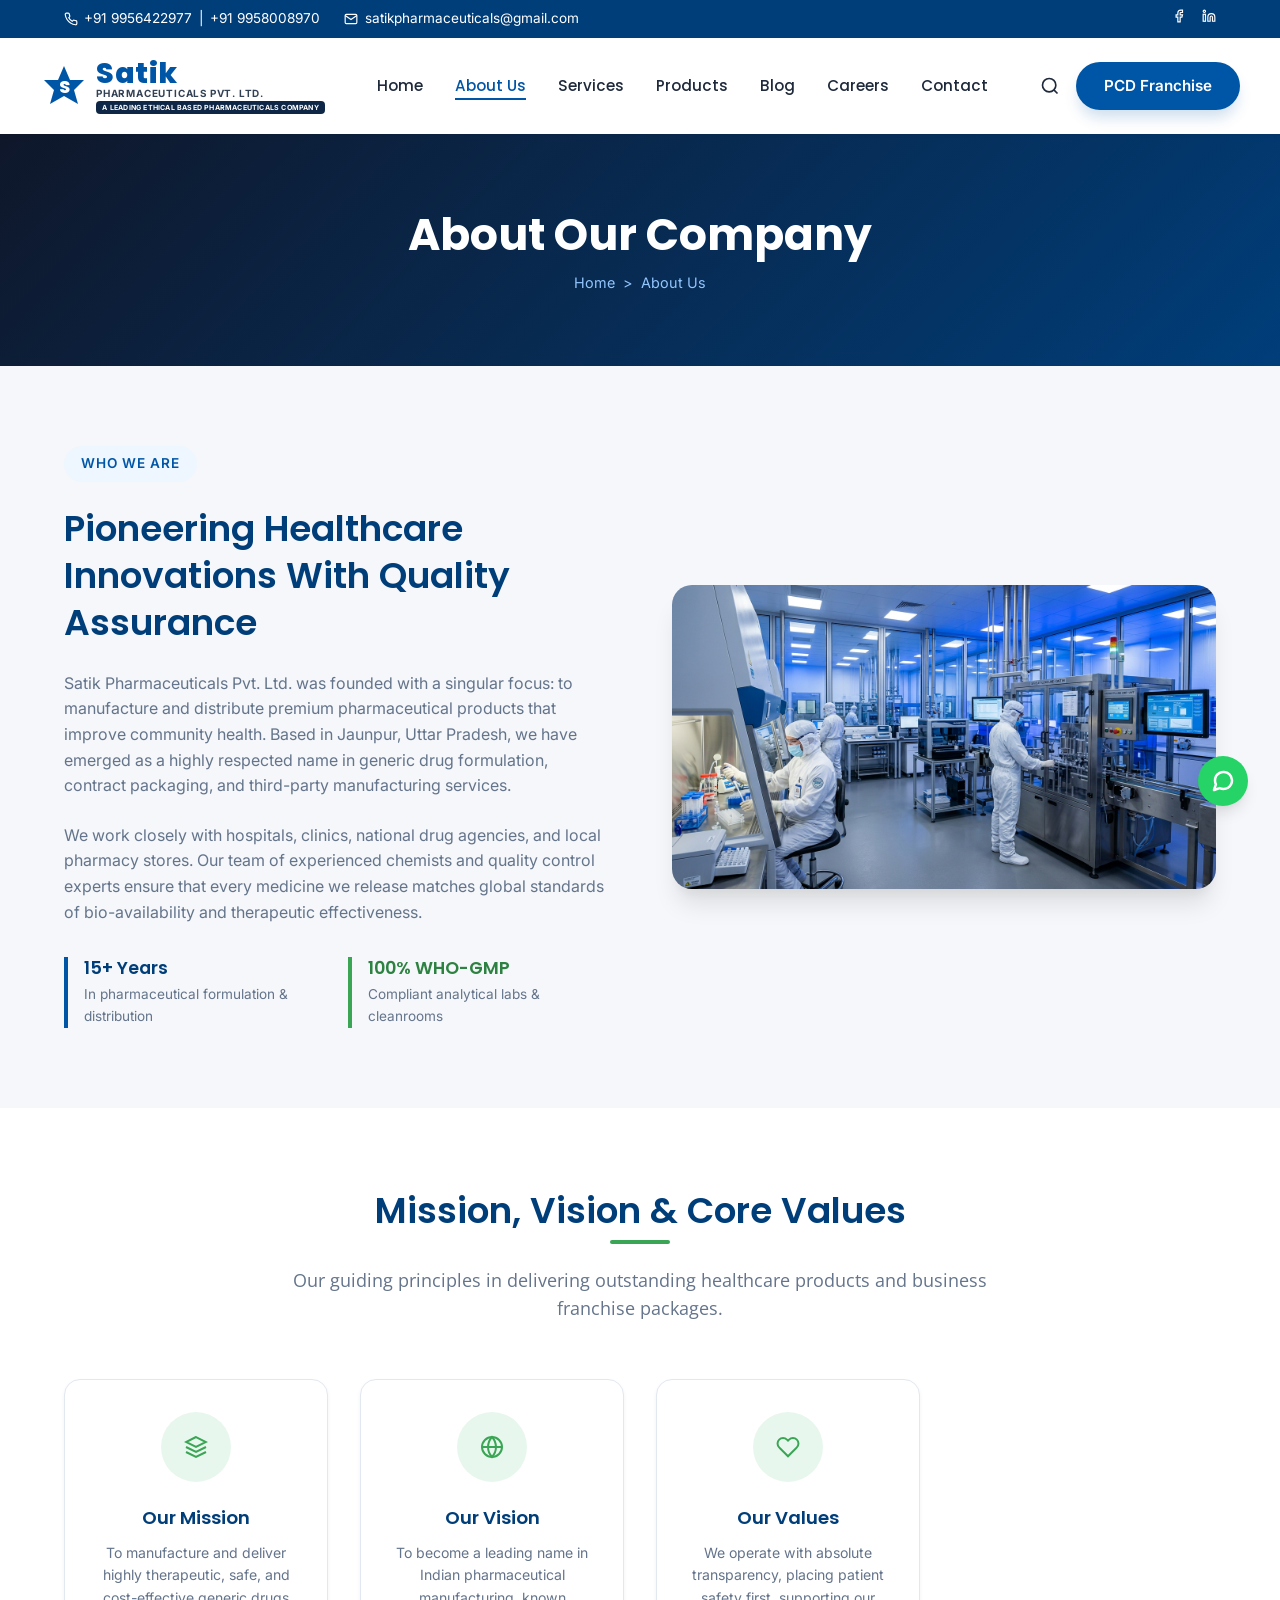
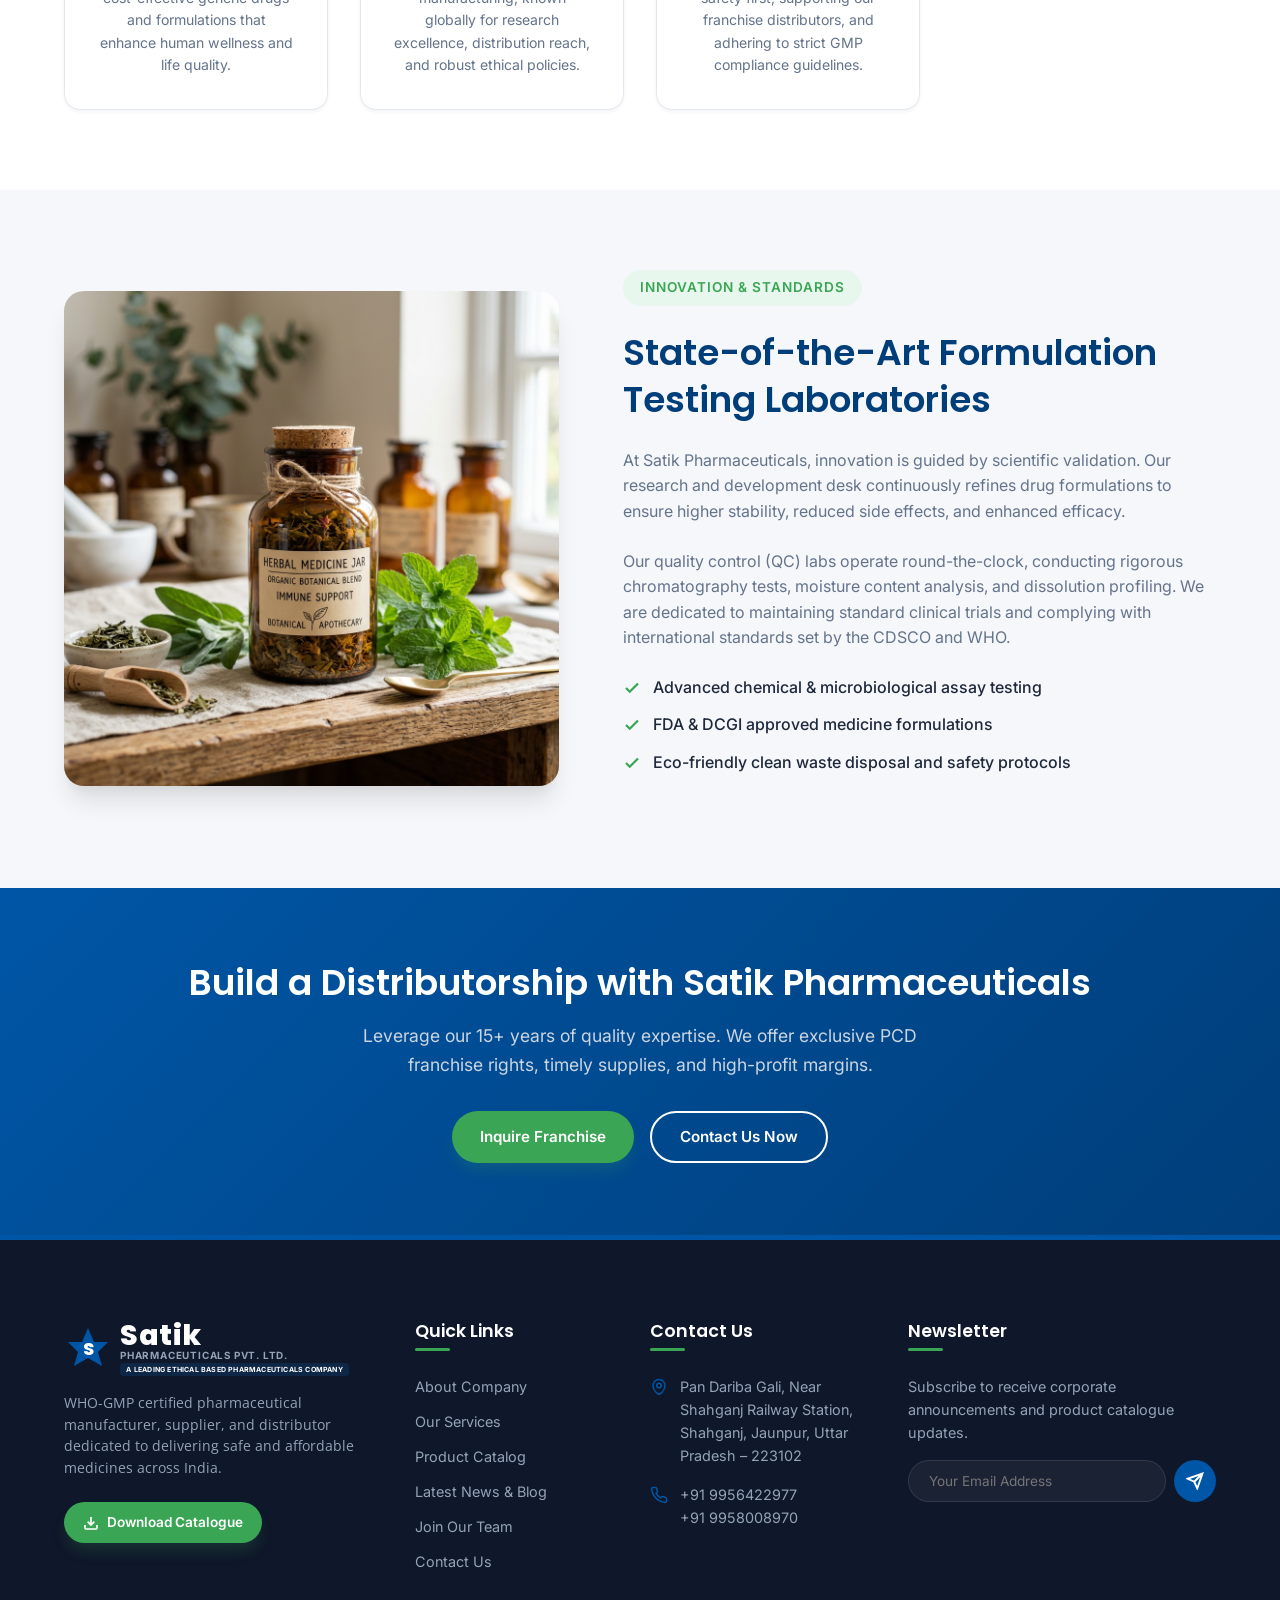
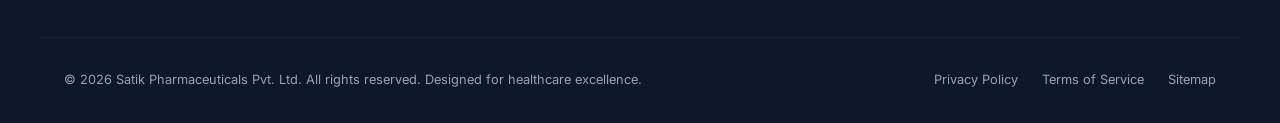
<file: about.html>
<!DOCTYPE html>
<html lang="en">
<head>
  <meta charset="UTF-8">
  <meta name="viewport" content="width=device-width, initial-scale=1.0">
  
  <title>About Us | Satik Pharmaceuticals Pvt. Ltd.</title>
  <meta name="description" content="Learn more about Satik Pharmaceuticals Pvt. Ltd. Our corporate overview, mission, vision, values, and strict commitment to WHO & GMP quality standards in Jaunpur.">
  <meta name="keywords" content="About Satik Pharmaceuticals, Pharma Company Jaunpur, Pharmaceutical Manufacturer Uttar Pradesh, WHO GMP Certified Company, Medicine Research Development">
  <meta name="author" content="Satik Pharmaceuticals Pvt. Ltd.">

  <!-- Stylesheet -->
  <link rel="stylesheet" href="css/style.css">
</head>
<body>

  <!-- Loading Animation -->
  <div id="loader-wrapper" class="loader-wrapper">
    <div class="loader"></div>
  </div>

  <!-- Header Top Bar -->
  <div class="header-top">
    <div class="container header-top-content">
      <div class="header-top-info">
        <span>
          <svg width="14" height="14" viewBox="0 0 24 24" fill="none" stroke="currentColor" stroke-width="2">
            <path d="M22 16.92v3a2 2 0 0 1-2.18 2 19.79 19.79 0 0 1-8.63-3.07 19.5 19.5 0 0 1-6-6 19.79 19.79 0 0 1-3.07-8.67A2 2 0 0 1 4.11 2h3a2 2 0 0 1 2 1.72 12.84 12.84 0 0 0 .7 2.81 2 2 0 0 1-.45 2.11L8.09 9.91a16 16 0 0 0 6 6l1.27-1.27a2 2 0 0 1 2.11-.45 12.84 12.84 0 0 0 2.81.7A2 2 0 0 1 22 16.92z"></path>
          </svg>
          <a href="tel:+919956422977">+91 9956422977</a> | <a href="tel:+919958008970">+91 9958008970</a>
        </span>
        <span>
          <svg width="14" height="14" viewBox="0 0 24 24" fill="none" stroke="currentColor" stroke-width="2">
            <path d="M4 4h16c1.1 0 2 .9 2 2v12c0 1.1-.9 2-2 2H4c-1.1 0-2-.9-2-2V6c0-1.1.9-2 2-2z"></path>
            <polyline points="22,6 12,13 2,6"></polyline>
          </svg>
          <a href="mailto:satikpharmaceuticals@gmail.com">satikpharmaceuticals@gmail.com</a>
        </span>
      </div>
      <div class="header-top-socials">
        <a href="#" aria-label="Facebook">
          <svg width="14" height="14" viewBox="0 0 24 24" fill="none" stroke="currentColor" stroke-width="2">
            <path d="M18 2h-3a5 5 0 0 0-5 5v3H7v4h3v8h4v-8h3l1-4h-4V7a1 1 0 0 1 1-1h3z"></path>
          </svg>
        </a>
        <a href="#" aria-label="LinkedIn">
          <svg width="14" height="14" viewBox="0 0 24 24" fill="none" stroke="currentColor" stroke-width="2">
            <path d="M16 8a6 6 0 0 1 6 6v7h-4v-7a2 2 0 0 0-2-2 2 2 0 0 0-2 2v7h-4v-7a6 6 0 0 1 6-6z"></path>
            <rect x="2" y="9" width="4" height="12"></rect>
            <circle cx="4" cy="4" r="2"></circle>
          </svg>
        </a>
      </div>
    </div>
  </div>

  <!-- Main Navigation Header -->
  <header class="main-header">
    <div class="container navbar">
      <a href="index.html" class="logo">
        <div class="logo-wrapper">
          <div class="logo-icon-box">
            <svg class="logo-star" viewBox="0 0 24 24">
              <polygon points="12,2 15,9 22,9 17,14 19,21 12,17 5,21 7,14 2,9 9,9" fill="#0056A6"></polygon>
              <text x="12" y="15.5" font-family="'Poppins', sans-serif" font-weight="800" font-size="9" fill="#FFFFFF" text-anchor="middle">S</text>
            </svg>
          </div>
          <div class="logo-text-box">
            <span class="logo-brand-name">Satik</span>
            <span class="logo-sub-text">PHARMACEUTICALS PVT. LTD.</span>
            <span class="logo-tagline-box">A LEADING ETHICAL BASED PHARMACEUTICALS COMPANY</span>
          </div>
        </div>
      </a>

      <!-- Desktop Nav Menu -->
      <nav>
        <ul class="nav-menu" id="nav-menu">
          <li><a href="index.html" class="nav-link">Home</a></li>
          <li><a href="about.html" class="nav-link active">About Us</a></li>
          <li><a href="services.html" class="nav-link">Services</a></li>
          <li><a href="products.html" class="nav-link">Products</a></li>
          <li><a href="blog.html" class="nav-link">Blog</a></li>
          <li><a href="careers.html" class="nav-link">Careers</a></li>
          <li><a href="contact.html" class="nav-link">Contact</a></li>
        </ul>
      </nav>

      <div class="nav-actions">
        <button class="search-toggle" id="search-toggle" aria-label="Open Search">
          <svg width="20" height="20" viewBox="0 0 24 24" fill="none" stroke="currentColor" stroke-width="2">
            <circle cx="11" cy="11" r="8"></circle>
            <line x1="21" y1="21" x2="16.65" y2="16.65"></line>
          </svg>
        </button>
        <a href="#" class="btn btn-primary open-inquiry" data-product="About Us PCD Pharma Franchise">PCD Franchise</a>
        <button class="menu-toggle" id="menu-toggle" aria-label="Toggle Menu">
          <span></span>
          <span></span>
          <span></span>
        </button>
      </div>
    </div>
  </header>

  <!-- Global Search Overlay -->
  <div class="search-overlay" id="search-overlay">
    <button class="search-overlay-close" id="search-overlay-close">&times;</button>
    <div class="search-container">
      <form id="search-form">
        <input type="text" class="search-input" id="search-input" placeholder="Search medicines, formulas or categories...">
        <button type="submit" class="search-btn" aria-label="Search">
          <svg width="24" height="24" viewBox="0 0 24 24" fill="none" stroke="currentColor" stroke-width="2.5">
            <circle cx="11" cy="11" r="8"></circle>
            <line x1="21" y1="21" x2="16.65" y2="16.65"></line>
          </svg>
        </button>
      </form>
    </div>
  </div>

  <!-- Page Banner -->
  <section class="page-banner">
    <div class="container">
      <h1>About Our Company</h1>
      <div class="page-banner-breadcrumbs">
        <a href="index.html">Home</a> &gt; <span>About Us</span>
      </div>
    </div>
  </section>

  <!-- Company Overview Section -->
  <section class="section">
    <div class="container about-section">
      <div class="about-content">
        <div class="hero-tagline" style="background-color: var(--color-primary-light); color: var(--color-primary); border-color: var(--color-primary-light);">WHO WE ARE</div>
        <h2>Pioneering Healthcare Innovations With Quality Assurance</h2>
        <p>Satik Pharmaceuticals Pvt. Ltd. was founded with a singular focus: to manufacture and distribute premium pharmaceutical products that improve community health. Based in Jaunpur, Uttar Pradesh, we have emerged as a highly respected name in generic drug formulation, contract packaging, and third-party manufacturing services.</p>
        <p>We work closely with hospitals, clinics, national drug agencies, and local pharmacy stores. Our team of experienced chemists and quality control experts ensure that every medicine we release matches global standards of bio-availability and therapeutic effectiveness.</p>
        <div style="display:grid; grid-template-columns:1fr 1fr; gap:1.5rem; margin-top:2rem;">
          <div style="border-left:4px solid var(--color-primary); padding-left:1rem;">
            <h4 style="color:var(--color-primary-dark); font-size:1.1rem; margin-bottom:0.25rem;">15+ Years</h4>
            <p style="font-size:0.85rem; color:var(--color-text-muted); margin:0;">In pharmaceutical formulation & distribution</p>
          </div>
          <div style="border-left:4px solid var(--color-accent); padding-left:1rem;">
            <h4 style="color:var(--color-accent-dark); font-size:1.1rem; margin-bottom:0.25rem;">100% WHO-GMP</h4>
            <p style="font-size:0.85rem; color:var(--color-text-muted); margin:0;">Compliant analytical labs & cleanrooms</p>
          </div>
        </div>
      </div>
      <div class="about-img">
        <img src="assets/images/hero_bg.jpg" alt="Satik Corporate Office and Lab View">
      </div>
    </div>
  </section>

  <!-- Mission, Vision & Values -->
  <section class="section section-bg">
    <div class="container">
      <div class="section-header">
        <h2 class="section-title">Mission, Vision & Core Values</h2>
        <p class="section-subtitle">Our guiding principles in delivering outstanding healthcare products and business franchise packages.</p>
      </div>
      <div class="wcu-grid">
        <!-- Mission -->
        <div class="wcu-card">
          <div class="wcu-icon-box">
            <svg width="24" height="24" viewBox="0 0 24 24" fill="none" stroke="currentColor" stroke-width="2">
              <path d="M12 2L2 7l10 5 10-5-10-5zM2 17l10 5 10-5M2 12l10 5 10-5"></path>
            </svg>
          </div>
          <h3>Our Mission</h3>
          <p>To manufacture and deliver highly therapeutic, safe, and cost-effective generic drugs and formulations that enhance human wellness and life quality.</p>
        </div>
        <!-- Vision -->
        <div class="wcu-card">
          <div class="wcu-icon-box">
            <svg width="24" height="24" viewBox="0 0 24 24" fill="none" stroke="currentColor" stroke-width="2">
              <circle cx="12" cy="12" r="10"></circle>
              <line x1="2" y1="12" x2="22" y2="12"></line>
              <path d="M12 2a15.3 15.3 0 0 1 4 10 15.3 15.3 0 0 1-4 10 15.3 15.3 0 0 1-4-10 15.3 15.3 0 0 1 4-10z"></path>
            </svg>
          </div>
          <h3>Our Vision</h3>
          <p>To become a leading name in Indian pharmaceutical manufacturing, known globally for research excellence, distribution reach, and robust ethical policies.</p>
        </div>
        <!-- Values -->
        <div class="wcu-card">
          <div class="wcu-icon-box">
            <svg width="24" height="24" viewBox="0 0 24 24" fill="none" stroke="currentColor" stroke-width="2">
              <path d="M20.84 4.61a5.5 5.5 0 0 0-7.78 0L12 5.67l-1.06-1.06a5.5 5.5 0 0 0-7.78 7.78l1.06 1.06L12 21.23l7.78-7.78 1.06-1.06a5.5 5.5 0 0 0 0-7.78z"></path>
            </svg>
          </div>
          <h3>Our Values</h3>
          <p>We operate with absolute transparency, placing patient safety first, supporting our franchise distributors, and adhering to strict GMP compliance guidelines.</p>
        </div>
      </div>
    </div>
  </section>

  <!-- Commitment to Quality & R&D -->
  <section class="section">
    <div class="container about-section" style="grid-template-columns: 1fr 1.2fr;">
      <div class="about-img">
        <img src="assets/images/ayurvedic.jpg" alt="Microbiological and Chemical Quality checks">
      </div>
      <div class="about-content">
        <div class="hero-tagline" style="background-color: var(--color-accent-light); color: var(--color-accent); border-color: var(--color-accent-light);">INNOVATION & STANDARDS</div>
        <h2>State-of-the-Art Formulation Testing Laboratories</h2>
        <p>At Satik Pharmaceuticals, innovation is guided by scientific validation. Our research and development desk continuously refines drug formulations to ensure higher stability, reduced side effects, and enhanced efficacy.</p>
        <p>Our quality control (QC) labs operate round-the-clock, conducting rigorous chromatography tests, moisture content analysis, and dissolution profiling. We are dedicated to maintaining standard clinical trials and complying with international standards set by the CDSCO and WHO.</p>
        <ul class="about-bullets">
          <li>
            <svg width="18" height="18" viewBox="0 0 24 24" fill="none" stroke="currentColor" stroke-width="3">
              <polyline points="20 6 9 17 4 12"></polyline>
            </svg>
            Advanced chemical & microbiological assay testing
          </li>
          <li>
            <svg width="18" height="18" viewBox="0 0 24 24" fill="none" stroke="currentColor" stroke-width="3">
              <polyline points="20 6 9 17 4 12"></polyline>
            </svg>
            FDA & DCGI approved medicine formulations
          </li>
          <li>
            <svg width="18" height="18" viewBox="0 0 24 24" fill="none" stroke="currentColor" stroke-width="3">
              <polyline points="20 6 9 17 4 12"></polyline>
            </svg>
            Eco-friendly clean waste disposal and safety protocols
          </li>
        </ul>
      </div>
    </div>
  </section>

  <!-- CTA Banner -->
  <section class="cta-banner">
    <div class="container">
      <h2>Build a Distributorship with Satik Pharmaceuticals</h2>
      <p>Leverage our 15+ years of quality expertise. We offer exclusive PCD franchise rights, timely supplies, and high-profit margins.</p>
      <div style="display: flex; gap: 1rem; justify-content: center; flex-wrap: wrap;">
        <a href="#" class="btn btn-accent open-inquiry" data-product="PCD Franchise Monopolies">Inquire Franchise</a>
        <a href="contact.html" class="btn btn-outline-white">Contact Us Now</a>
      </div>
    </div>
  </section>

  <!-- Footer -->
  <footer class="main-footer">
    <div class="container footer-top">
      <div class="footer-col">
        <div class="footer-about-logo">
          <a href="index.html" class="logo">
            <div class="logo-wrapper">
              <div class="logo-icon-box">
                <svg class="logo-star" viewBox="0 0 24 24">
                  <polygon points="12,2 15,9 22,9 17,14 19,21 12,17 5,21 7,14 2,9 9,9" fill="#0056A6"></polygon>
                  <text x="12" y="15.5" font-family="'Poppins', sans-serif" font-weight="800" font-size="9" fill="#FFFFFF" text-anchor="middle">S</text>
                </svg>
              </div>
              <div class="logo-text-box">
                <span class="logo-brand-name">Satik</span>
                <span class="logo-sub-text">PHARMACEUTICALS PVT. LTD.</span>
                <span class="logo-tagline-box">A LEADING ETHICAL BASED PHARMACEUTICALS COMPANY</span>
              </div>
            </div>
          </a>
        </div>
        <p class="footer-about-desc">WHO-GMP certified pharmaceutical manufacturer, supplier, and distributor dedicated to delivering safe and affordable medicines across India.</p>
        <a href="assets/docs/catalogue.pdf" download class="btn btn-primary btn-accent" style="font-size:0.85rem; padding:0.6rem 1.2rem;">
          <svg width="16" height="16" viewBox="0 0 24 24" fill="none" stroke="currentColor" stroke-width="2.5">
            <path d="M21 15v4a2 2 0 0 1-2 2H5a2 2 0 0 1-2-2v-4"></path>
            <polyline points="7 10 12 15 17 10"></polyline>
            <line x1="12" y1="15" x2="12" y2="3"></line>
          </svg>
          Download Catalogue
        </a>
      </div>
      <div class="footer-col">
        <h4>Quick Links</h4>
        <ul class="footer-links">
          <li><a href="about.html">About Company</a></li>
          <li><a href="services.html">Our Services</a></li>
          <li><a href="products.html">Product Catalog</a></li>
          <li><a href="blog.html">Latest News & Blog</a></li>
          <li><a href="careers.html">Join Our Team</a></li>
          <li><a href="contact.html">Contact Us</a></li>
        </ul>
      </div>
      <div class="footer-col">
        <h4>Contact Us</h4>
        <div class="footer-contact-info">
          <div class="footer-contact-item">
            <svg width="18" height="18" viewBox="0 0 24 24" fill="none" stroke="currentColor" stroke-width="2">
              <path d="M12 22s-8-4.5-8-11.8A8 8 0 0 1 12 2a8 8 0 0 1 8 8.2c0 7.3-8 11.8-8 11.8z"></path>
              <circle cx="12" cy="10" r="3"></circle>
            </svg>
            <p>Pan Dariba Gali, Near Shahganj Railway Station, Shahganj, Jaunpur, Uttar Pradesh – 223102</p>
          </div>
          <div class="footer-contact-item">
            <svg width="18" height="18" viewBox="0 0 24 24" fill="none" stroke="currentColor" stroke-width="2">
              <path d="M22 16.92v3a2 2 0 0 1-2.18 2 19.79 19.79 0 0 1-8.63-3.07 19.5 19.5 0 0 1-6-6 19.79 19.79 0 0 1-3.07-8.67A2 2 0 0 1 4.11 2h3a2 2 0 0 1 2 1.72 12.84 12.84 0 0 0 .7 2.81 2 2 0 0 1-.45 2.11L8.09 9.91a16 16 0 0 0 6 6l1.27-1.27a2 2 0 0 1 2.11-.45 12.84 12.84 0 0 0 2.81.7A2 2 0 0 1 22 16.92z"></path>
            </svg>
            <p>+91 9956422977<br>+91 9958008970</p>
          </div>
        </div>
      </div>
      <div class="footer-col">
        <h4>Newsletter</h4>
        <div class="footer-newsletter">
          <p>Subscribe to receive corporate announcements and product catalogue updates.</p>
          <form class="newsletter-form">
            <input type="email" class="newsletter-input" placeholder="Your Email Address" required>
            <button type="submit" class="newsletter-btn" aria-label="Subscribe">
              <svg width="18" height="18" viewBox="0 0 24 24" fill="none" stroke="currentColor" stroke-width="2.5">
                <line x1="22" y1="2" x2="11" y2="13"></line>
                <polygon points="22 2 15 22 11 13 2 9 22 2"></polygon>
              </svg>
            </button>
          </form>
        </div>
      </div>
    </div>
    <div class="container footer-bottom">
      <p class="footer-copyright">&copy; 2026 Satik Pharmaceuticals Pvt. Ltd. All rights reserved. Designed for healthcare excellence.</p>
      <div class="footer-bottom-links">
        <a href="#">Privacy Policy</a>
        <a href="#">Terms of Service</a>
        <a href="sitemap.xml">Sitemap</a>
      </div>
    </div>
  </footer>

  <!-- Floating Widgets (WhatsApp & Back to Top) -->
  <div class="floating-widgets">
    <a href="https://wa.me/919956422977?text=Hello%20Satik%20Pharmaceuticals,%20I%20am%20interested%20in%20your%20PCD%20Franchise/third-party%20manufacturing%20services.%20Please%20send%20details." class="widget-btn whatsapp-widget" target="_blank" aria-label="Chat on WhatsApp">
      <svg width="24" height="24" viewBox="0 0 24 24" fill="none" stroke="currentColor" stroke-width="2.5" stroke-linecap="round" stroke-linejoin="round">
        <path d="M21 11.5a8.38 8.38 0 0 1-.9 3.8 8.5 8.5 0 0 1-7.6 4.7 8.38 8.38 0 0 1-3.8-.9L3 21l1.9-5.7a8.38 8.38 0 0 1-.9-3.8 8.5 8.5 0 0 1 4.7-7.6 8.38 8.38 0 0 1 3.8-.9h.5a8.48 8.48 0 0 1 8 8v.5z"></path>
      </svg>
    </a>
    <button class="widget-btn back-to-top" id="back-to-top" aria-label="Back to Top">
      <svg width="24" height="24" viewBox="0 0 24 24" fill="none" stroke="currentColor" stroke-width="2.5" stroke-linecap="round" stroke-linejoin="round">
        <polyline points="18 15 12 9 6 15"></polyline>
      </svg>
    </button>
  </div>

  <!-- Global Inquiry Popup Modal -->
  <div class="modal-overlay" id="inquiry-modal">
    <div class="modal-container">
      <div class="modal-header">
        <h3>Submit Business Inquiry</h3>
        <p>Distributor partnerships, generic orders, & third-party contract work</p>
        <button class="modal-close" id="modal-close">&times;</button>
      </div>
      <div class="modal-body">
        <form id="modal-inquiry-form">
          <div class="form-row-2">
            <div class="form-group">
              <label for="inquiry-name">Full Name *</label>
              <input type="text" id="inquiry-name" class="form-control" required placeholder="Dr. / Mr. / Ms.">
            </div>
            <div class="form-group">
              <label for="inquiry-phone">Phone Number *</label>
              <input type="tel" id="inquiry-phone" class="form-control" required placeholder="+91">
            </div>
          </div>
          <div class="form-row-2">
            <div class="form-group">
              <label for="inquiry-email">Business Email *</label>
              <input type="email" id="inquiry-email" class="form-control" required placeholder="name@company.com">
            </div>
            <div class="form-group">
              <label for="inquiry-company">Company Name / Pharmacy</label>
              <input type="text" id="inquiry-company" class="form-control" placeholder="Hospital/Agency name">
            </div>
          </div>
          <div class="form-group">
            <label for="inquiry-subject">Inquiry Subject *</label>
            <input type="text" id="inquiry-subject" class="form-control" required placeholder="e.g. PCD Franchise, Generic supply">
          </div>
          <div class="form-group">
            <label for="inquiry-message">Your Message *</label>
            <textarea id="inquiry-message" class="form-control" required placeholder="Please outline your requirements in detail..."></textarea>
          </div>
          <button type="submit" class="btn btn-primary" style="width: 100%;">Submit Inquiry &rarr;</button>
        </form>
      </div>
    </div>
  </div>

  <!-- Scripts -->
  <script src="js/main.js"></script>
</body>
</html>
</file>
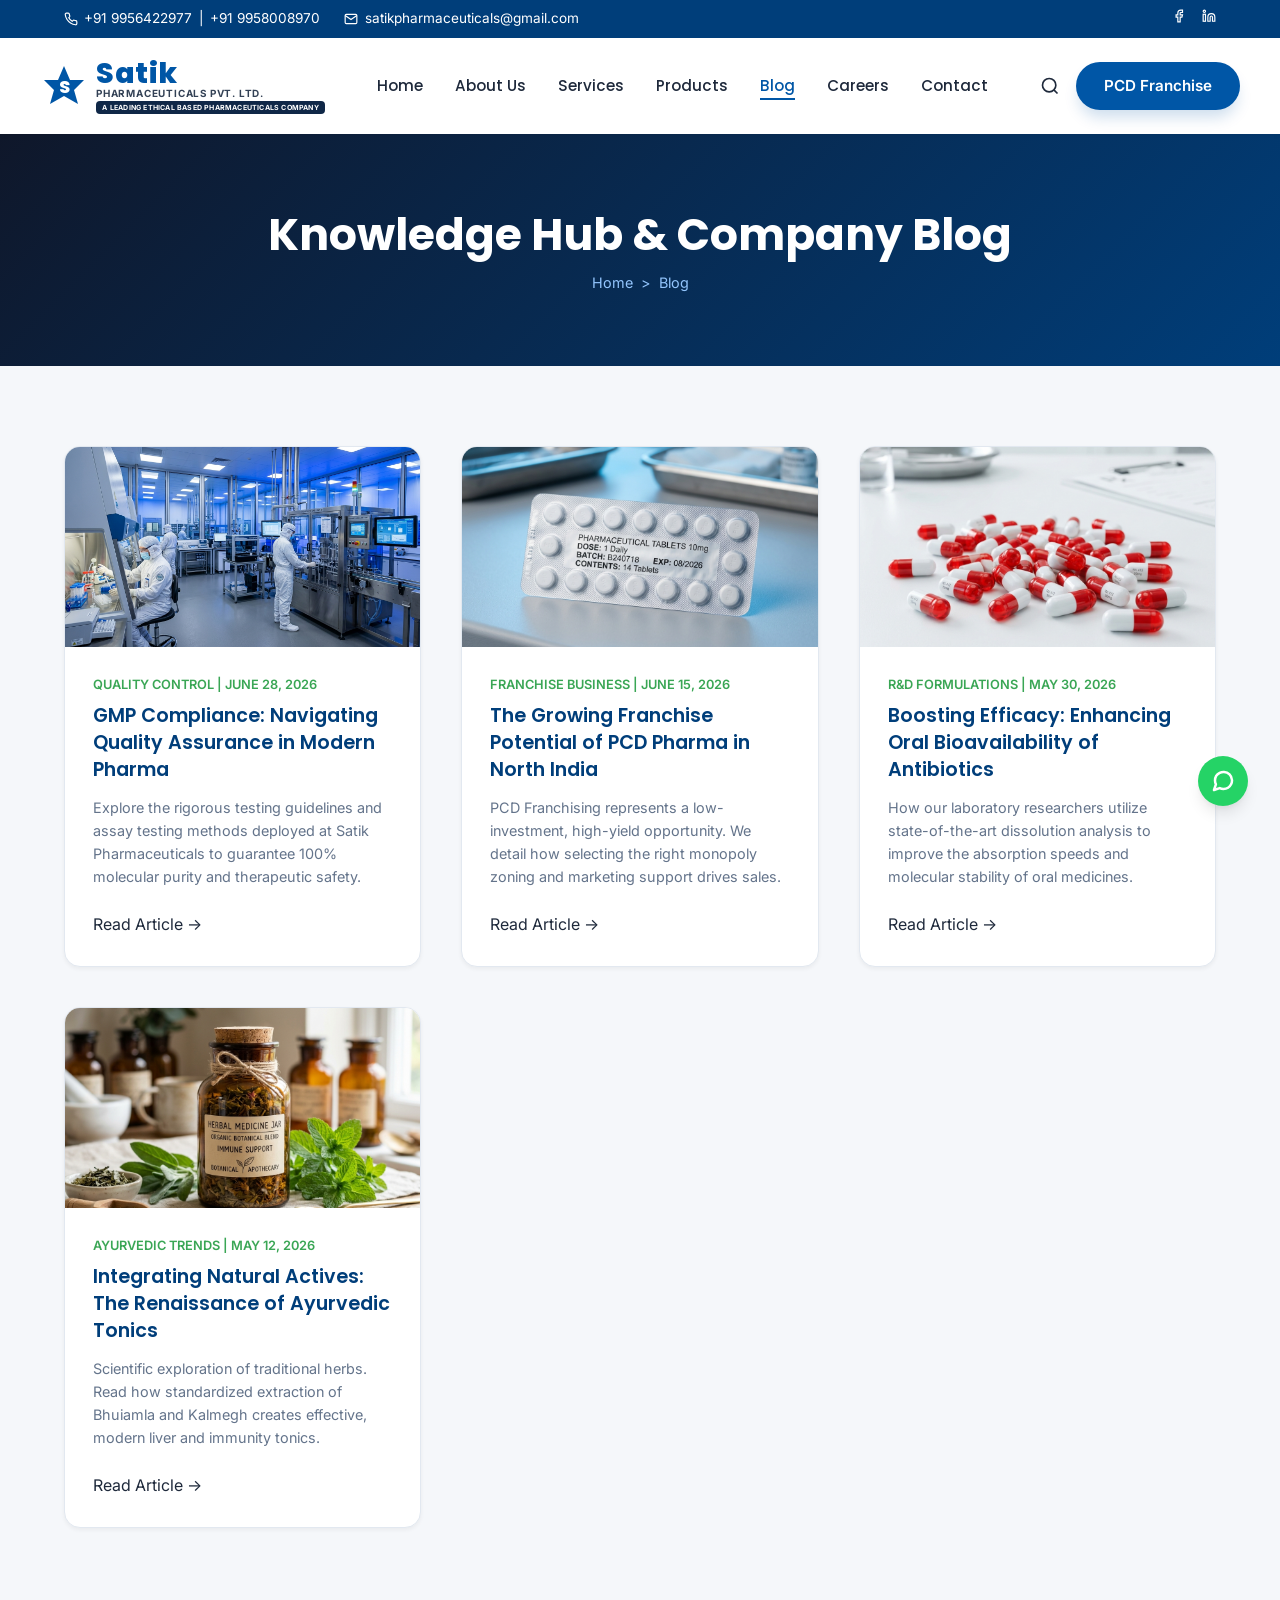
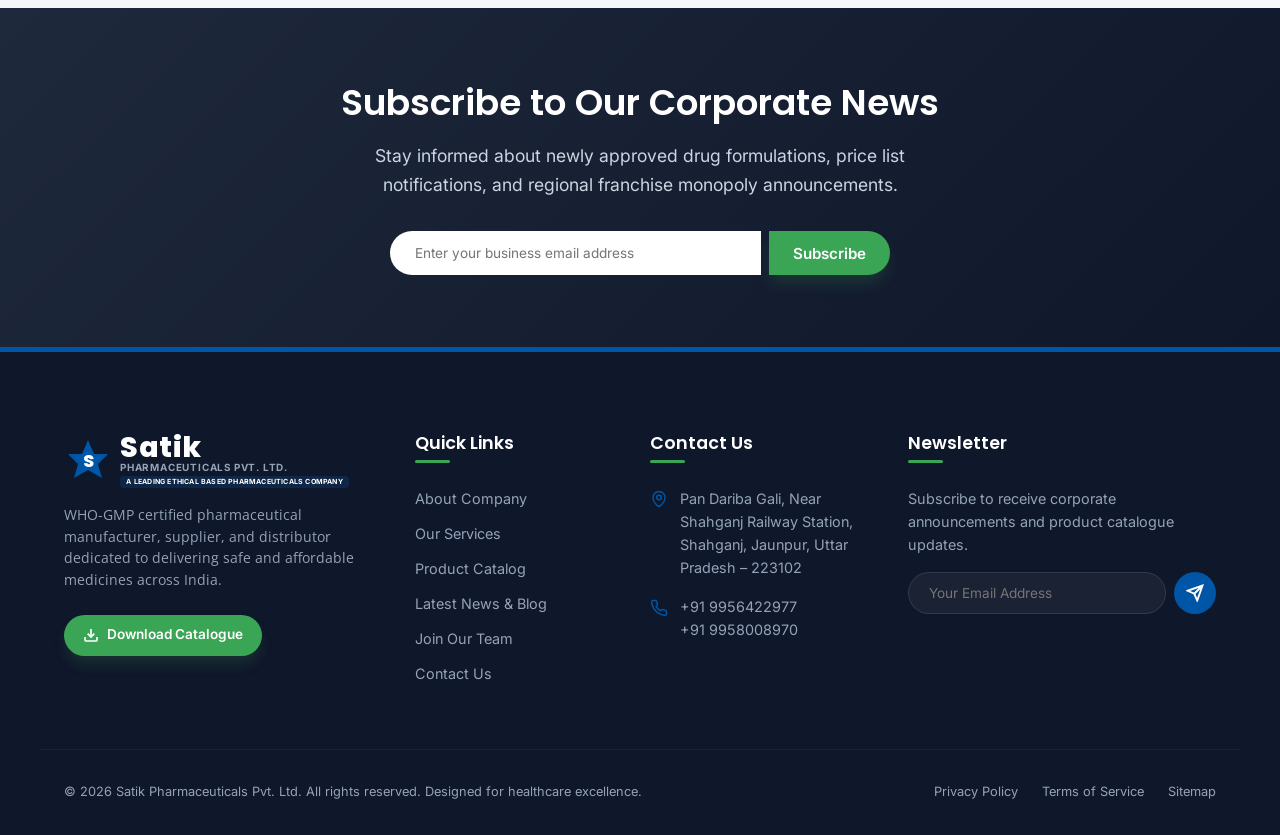
<file: blog.html>
<!DOCTYPE html>
<html lang="en">
<head>
  <meta charset="UTF-8">
  <meta name="viewport" content="width=device-width, initial-scale=1.0">
  
  <title>Corporate Blog & News | Satik Pharmaceuticals Pvt. Ltd.</title>
  <meta name="description" content="Read industry insights, technical formulation updates, GMP certification details, and marketing tips for PCD Pharma distributors.">
  <meta name="keywords" content="Pharma Industry Blog, Generic Medicine Manufacturing Updates, PCD Marketing Tips, Jaunpur Healthcare News">
  <meta name="author" content="Satik Pharmaceuticals Pvt. Ltd.">

  <!-- Stylesheet -->
  <link rel="stylesheet" href="css/style.css">
</head>
<body>

  <!-- Loading Animation -->
  <div id="loader-wrapper" class="loader-wrapper">
    <div class="loader"></div>
  </div>

  <!-- Header Top Bar -->
  <div class="header-top">
    <div class="container header-top-content">
      <div class="header-top-info">
        <span>
          <svg width="14" height="14" viewBox="0 0 24 24" fill="none" stroke="currentColor" stroke-width="2">
            <path d="M22 16.92v3a2 2 0 0 1-2.18 2 19.79 19.79 0 0 1-8.63-3.07 19.5 19.5 0 0 1-6-6 19.79 19.79 0 0 1-3.07-8.67A2 2 0 0 1 4.11 2h3a2 2 0 0 1 2 1.72 12.84 12.84 0 0 0 .7 2.81 2 2 0 0 1-.45 2.11L8.09 9.91a16 16 0 0 0 6 6l1.27-1.27a2 2 0 0 1 2.11-.45 12.84 12.84 0 0 0 2.81.7A2 2 0 0 1 22 16.92z"></path>
          </svg>
          <a href="tel:+919956422977">+91 9956422977</a> | <a href="tel:+919958008970">+91 9958008970</a>
        </span>
        <span>
          <svg width="14" height="14" viewBox="0 0 24 24" fill="none" stroke="currentColor" stroke-width="2">
            <path d="M4 4h16c1.1 0 2 .9 2 2v12c0 1.1-.9 2-2 2H4c-1.1 0-2-.9-2-2V6c0-1.1.9-2 2-2z"></path>
            <polyline points="22,6 12,13 2,6"></polyline>
          </svg>
          <a href="mailto:satikpharmaceuticals@gmail.com">satikpharmaceuticals@gmail.com</a>
        </span>
      </div>
      <div class="header-top-socials">
        <a href="#" aria-label="Facebook">
          <svg width="14" height="14" viewBox="0 0 24 24" fill="none" stroke="currentColor" stroke-width="2">
            <path d="M18 2h-3a5 5 0 0 0-5 5v3H7v4h3v8h4v-8h3l1-4h-4V7a1 1 0 0 1 1-1h3z"></path>
          </svg>
        </a>
        <a href="#" aria-label="LinkedIn">
          <svg width="14" height="14" viewBox="0 0 24 24" fill="none" stroke="currentColor" stroke-width="2">
            <path d="M16 8a6 6 0 0 1 6 6v7h-4v-7a2 2 0 0 0-2-2 2 2 0 0 0-2 2v7h-4v-7a6 6 0 0 1 6-6z"></path>
            <rect x="2" y="9" width="4" height="12"></rect>
            <circle cx="4" cy="4" r="2"></circle>
          </svg>
        </a>
      </div>
    </div>
  </div>

  <!-- Main Navigation Header -->
  <header class="main-header">
    <div class="container navbar">
      <a href="index.html" class="logo">
        <div class="logo-wrapper">
          <div class="logo-icon-box">
            <svg class="logo-star" viewBox="0 0 24 24">
              <polygon points="12,2 15,9 22,9 17,14 19,21 12,17 5,21 7,14 2,9 9,9" fill="#0056A6"></polygon>
              <text x="12" y="15.5" font-family="'Poppins', sans-serif" font-weight="800" font-size="9" fill="#FFFFFF" text-anchor="middle">S</text>
            </svg>
          </div>
          <div class="logo-text-box">
            <span class="logo-brand-name">Satik</span>
            <span class="logo-sub-text">PHARMACEUTICALS PVT. LTD.</span>
            <span class="logo-tagline-box">A LEADING ETHICAL BASED PHARMACEUTICALS COMPANY</span>
          </div>
        </div>
      </a>

      <!-- Desktop Nav Menu -->
      <nav>
        <ul class="nav-menu" id="nav-menu">
          <li><a href="index.html" class="nav-link">Home</a></li>
          <li><a href="about.html" class="nav-link">About Us</a></li>
          <li><a href="services.html" class="nav-link">Services</a></li>
          <li><a href="products.html" class="nav-link">Products</a></li>
          <li><a href="blog.html" class="nav-link active">Blog</a></li>
          <li><a href="careers.html" class="nav-link">Careers</a></li>
          <li><a href="contact.html" class="nav-link">Contact</a></li>
        </ul>
      </nav>

      <div class="nav-actions">
        <button class="search-toggle" id="search-toggle" aria-label="Open Search">
          <svg width="20" height="20" viewBox="0 0 24 24" fill="none" stroke="currentColor" stroke-width="2">
            <circle cx="11" cy="11" r="8"></circle>
            <line x1="21" y1="21" x2="16.65" y2="16.65"></line>
          </svg>
        </button>
        <a href="#" class="btn btn-primary open-inquiry" data-product="Blog Page Partnership Query">PCD Franchise</a>
        <button class="menu-toggle" id="menu-toggle" aria-label="Toggle Menu">
          <span></span>
          <span></span>
          <span></span>
        </button>
      </div>
    </div>
  </header>

  <!-- Global Search Overlay -->
  <div class="search-overlay" id="search-overlay">
    <button class="search-overlay-close" id="search-overlay-close">&times;</button>
    <div class="search-container">
      <form id="search-form">
        <input type="text" class="search-input" id="search-input" placeholder="Search medicines, formulas or categories...">
        <button type="submit" class="search-btn" aria-label="Search">
          <svg width="24" height="24" viewBox="0 0 24 24" fill="none" stroke="currentColor" stroke-width="2.5">
            <circle cx="11" cy="11" r="8"></circle>
            <line x1="21" y1="21" x2="16.65" y2="16.65"></line>
          </svg>
        </button>
      </form>
    </div>
  </div>

  <!-- Page Banner -->
  <section class="page-banner">
    <div class="container">
      <h1>Knowledge Hub & Company Blog</h1>
      <div class="page-banner-breadcrumbs">
        <a href="index.html">Home</a> &gt; <span>Blog</span>
      </div>
    </div>
  </section>

  <!-- Blog Grid Section -->
  <section class="section">
    <div class="container">
      <div class="blog-grid">
        
        <!-- Blog post 1 -->
        <article class="blog-card">
          <div class="blog-image-box">
            <img src="assets/images/hero_bg.jpg" alt="Scientific Lab Equipment Analysis" loading="lazy">
          </div>
          <div class="blog-body">
            <div class="blog-date">Quality Control | June 28, 2026</div>
            <h3 class="blog-title">GMP Compliance: Navigating Quality Assurance in Modern Pharma</h3>
            <p class="blog-excerpt">Explore the rigorous testing guidelines and assay testing methods deployed at Satik Pharmaceuticals to guarantee 100% molecular purity and therapeutic safety.</p>
            <a href="#" class="btn-link open-inquiry" data-product="GMP Quality Whitepaper Inquiry">Read Article &rarr;</a>
          </div>
        </article>

        <!-- Blog post 2 -->
        <article class="blog-card">
          <div class="blog-image-box">
            <img src="assets/images/tablets.jpg" alt="Tablets Blister packaging batch" loading="lazy">
          </div>
          <div class="blog-body">
            <div class="blog-date">Franchise Business | June 15, 2026</div>
            <h3 class="blog-title">The Growing Franchise Potential of PCD Pharma in North India</h3>
            <p class="blog-excerpt">PCD Franchising represents a low-investment, high-yield opportunity. We detail how selecting the right monopoly zoning and marketing support drives sales.</p>
            <a href="#" class="btn-link open-inquiry" data-product="PCD Franchise Strategy Kit">Read Article &rarr;</a>
          </div>
        </article>

        <!-- Blog post 3 -->
        <article class="blog-card">
          <div class="blog-image-box">
            <img src="assets/images/capsules.jpg" alt="Red Gel Capsules Batch production" loading="lazy">
          </div>
          <div class="blog-body">
            <div class="blog-date">R&D Formulations | May 30, 2026</div>
            <h3 class="blog-title">Boosting Efficacy: Enhancing Oral Bioavailability of Antibiotics</h3>
            <p class="blog-excerpt">How our laboratory researchers utilize state-of-the-art dissolution analysis to improve the absorption speeds and molecular stability of oral medicines.</p>
            <a href="#" class="btn-link open-inquiry" data-product="Bioavailability Study Request">Read Article &rarr;</a>
          </div>
        </article>

        <!-- Blog post 4 -->
        <article class="blog-card">
          <div class="blog-image-box">
            <img src="assets/images/ayurvedic.jpg" alt="Ayurvedic Natural Formulations Herb bottle" loading="lazy">
          </div>
          <div class="blog-body">
            <div class="blog-date">Ayurvedic Trends | May 12, 2026</div>
            <h3 class="blog-title">Integrating Natural Actives: The Renaissance of Ayurvedic Tonics</h3>
            <p class="blog-excerpt">Scientific exploration of traditional herbs. Read how standardized extraction of Bhuiamla and Kalmegh creates effective, modern liver and immunity tonics.</p>
            <a href="#" class="btn-link open-inquiry" data-product="Ayurvedic Formulations Catalog Request">Read Article &rarr;</a>
          </div>
        </article>

      </div>
    </div>
  </section>

  <!-- Newsletter Signup Banner -->
  <section class="cta-banner" style="background: linear-gradient(135deg, #1e293b 0%, #0f172a 100%);">
    <div class="container">
      <h2>Subscribe to Our Corporate News</h2>
      <p>Stay informed about newly approved drug formulations, price list notifications, and regional franchise monopoly announcements.</p>
      <div style="max-width: 500px; margin: 0 auto;">
        <form class="newsletter-form">
          <input type="email" class="newsletter-input" placeholder="Enter your business email address" required style="border-radius: 50px 0 0 50px; background-color:#fff; color:#0f172a; padding: 0.8rem 1.5rem;">
          <button type="submit" class="btn btn-accent" style="border-radius: 0 50px 50px 0; padding: 0.8rem 1.5rem;">Subscribe</button>
        </form>
      </div>
    </div>
  </section>

  <!-- Footer -->
  <footer class="main-footer">
    <div class="container footer-top">
      <div class="footer-col">
        <div class="footer-about-logo">
          <a href="index.html" class="logo">
            <div class="logo-wrapper">
              <div class="logo-icon-box">
                <svg class="logo-star" viewBox="0 0 24 24">
                  <polygon points="12,2 15,9 22,9 17,14 19,21 12,17 5,21 7,14 2,9 9,9" fill="#0056A6"></polygon>
                  <text x="12" y="15.5" font-family="'Poppins', sans-serif" font-weight="800" font-size="9" fill="#FFFFFF" text-anchor="middle">S</text>
                </svg>
              </div>
              <div class="logo-text-box">
                <span class="logo-brand-name">Satik</span>
                <span class="logo-sub-text">PHARMACEUTICALS PVT. LTD.</span>
                <span class="logo-tagline-box">A LEADING ETHICAL BASED PHARMACEUTICALS COMPANY</span>
              </div>
            </div>
          </a>
        </div>
        <p class="footer-about-desc">WHO-GMP certified pharmaceutical manufacturer, supplier, and distributor dedicated to delivering safe and affordable medicines across India.</p>
        <a href="assets/docs/catalogue.pdf" download class="btn btn-primary btn-accent" style="font-size:0.85rem; padding:0.6rem 1.2rem;">
          <svg width="16" height="16" viewBox="0 0 24 24" fill="none" stroke="currentColor" stroke-width="2.5">
            <path d="M21 15v4a2 2 0 0 1-2 2H5a2 2 0 0 1-2-2v-4"></path>
            <polyline points="7 10 12 15 17 10"></polyline>
            <line x1="12" y1="15" x2="12" y2="3"></line>
          </svg>
          Download Catalogue
        </a>
      </div>
      <div class="footer-col">
        <h4>Quick Links</h4>
        <ul class="footer-links">
          <li><a href="about.html">About Company</a></li>
          <li><a href="services.html">Our Services</a></li>
          <li><a href="products.html">Product Catalog</a></li>
          <li><a href="blog.html">Latest News & Blog</a></li>
          <li><a href="careers.html">Join Our Team</a></li>
          <li><a href="contact.html">Contact Us</a></li>
        </ul>
      </div>
      <div class="footer-col">
        <h4>Contact Us</h4>
        <div class="footer-contact-info">
          <div class="footer-contact-item">
            <svg width="18" height="18" viewBox="0 0 24 24" fill="none" stroke="currentColor" stroke-width="2">
              <path d="M12 22s-8-4.5-8-11.8A8 8 0 0 1 12 2a8 8 0 0 1 8 8.2c0 7.3-8 11.8-8 11.8z"></path>
              <circle cx="12" cy="10" r="3"></circle>
            </svg>
            <p>Pan Dariba Gali, Near Shahganj Railway Station, Shahganj, Jaunpur, Uttar Pradesh – 223102</p>
          </div>
          <div class="footer-contact-item">
            <svg width="18" height="18" viewBox="0 0 24 24" fill="none" stroke="currentColor" stroke-width="2">
              <path d="M22 16.92v3a2 2 0 0 1-2.18 2 19.79 19.79 0 0 1-8.63-3.07 19.5 19.5 0 0 1-6-6 19.79 19.79 0 0 1-3.07-8.67A2 2 0 0 1 4.11 2h3a2 2 0 0 1 2 1.72 12.84 12.84 0 0 0 .7 2.81 2 2 0 0 1-.45 2.11L8.09 9.91a16 16 0 0 0 6 6l1.27-1.27a2 2 0 0 1 2.11-.45 12.84 12.84 0 0 0 2.81.7A2 2 0 0 1 22 16.92z"></path>
            </svg>
            <p>+91 9956422977<br>+91 9958008970</p>
          </div>
        </div>
      </div>
      <div class="footer-col">
        <h4>Newsletter</h4>
        <div class="footer-newsletter">
          <p>Subscribe to receive corporate announcements and product catalogue updates.</p>
          <form class="newsletter-form">
            <input type="email" class="newsletter-input" placeholder="Your Email Address" required>
            <button type="submit" class="newsletter-btn" aria-label="Subscribe">
              <svg width="18" height="18" viewBox="0 0 24 24" fill="none" stroke="currentColor" stroke-width="2.5">
                <line x1="22" y1="2" x2="11" y2="13"></line>
                <polygon points="22 2 15 22 11 13 2 9 22 2"></polygon>
              </svg>
            </button>
          </form>
        </div>
      </div>
    </div>
    <div class="container footer-bottom">
      <p class="footer-copyright">&copy; 2026 Satik Pharmaceuticals Pvt. Ltd. All rights reserved. Designed for healthcare excellence.</p>
      <div class="footer-bottom-links">
        <a href="#">Privacy Policy</a>
        <a href="#">Terms of Service</a>
        <a href="sitemap.xml">Sitemap</a>
      </div>
    </div>
  </footer>

  <!-- Floating Widgets -->
  <div class="floating-widgets">
    <a href="https://wa.me/919956422977?text=Hello%20Satik%20Pharmaceuticals,%20I%20am%20interested%20in%20your%20PCD%20Franchise/third-party%20manufacturing%20services.%20Please%20send%20details." class="widget-btn whatsapp-widget" target="_blank" aria-label="Chat on WhatsApp">
      <svg width="24" height="24" viewBox="0 0 24 24" fill="none" stroke="currentColor" stroke-width="2.5" stroke-linecap="round" stroke-linejoin="round">
        <path d="M21 11.5a8.38 8.38 0 0 1-.9 3.8 8.5 8.5 0 0 1-7.6 4.7 8.38 8.38 0 0 1-3.8-.9L3 21l1.9-5.7a8.38 8.38 0 0 1-.9-3.8 8.5 8.5 0 0 1 4.7-7.6 8.38 8.38 0 0 1 3.8-.9h.5a8.48 8.48 0 0 1 8 8v.5z"></path>
      </svg>
    </a>
    <button class="widget-btn back-to-top" id="back-to-top" aria-label="Back to Top">
      <svg width="24" height="24" viewBox="0 0 24 24" fill="none" stroke="currentColor" stroke-width="2.5" stroke-linecap="round" stroke-linejoin="round">
        <polyline points="18 15 12 9 6 15"></polyline>
      </svg>
    </button>
  </div>

  <!-- Global Inquiry Popup Modal -->
  <div class="modal-overlay" id="inquiry-modal">
    <div class="modal-container">
      <div class="modal-header">
        <h3>Submit Business Inquiry</h3>
        <p>Distributor partnerships, generic orders, & third-party contract work</p>
        <button class="modal-close" id="modal-close">&times;</button>
      </div>
      <div class="modal-body">
        <form id="modal-inquiry-form">
          <div class="form-row-2">
            <div class="form-group">
              <label for="inquiry-name">Full Name *</label>
              <input type="text" id="inquiry-name" class="form-control" required placeholder="Dr. / Mr. / Ms.">
            </div>
            <div class="form-group">
              <label for="inquiry-phone">Phone Number *</label>
              <input type="tel" id="inquiry-phone" class="form-control" required placeholder="+91">
            </div>
          </div>
          <div class="form-row-2">
            <div class="form-group">
              <label for="inquiry-email">Business Email *</label>
              <input type="email" id="inquiry-email" class="form-control" required placeholder="name@company.com">
            </div>
            <div class="form-group">
              <label for="inquiry-company">Company Name / Pharmacy</label>
              <input type="text" id="inquiry-company" class="form-control" placeholder="Hospital/Agency name">
            </div>
          </div>
          <div class="form-group">
            <label for="inquiry-subject">Inquiry Subject *</label>
            <input type="text" id="inquiry-subject" class="form-control" required placeholder="e.g. PCD Franchise, Generic supply">
          </div>
          <div class="form-group">
            <label for="inquiry-message">Your Message *</label>
            <textarea id="inquiry-message" class="form-control" required placeholder="Please outline your requirements in detail..."></textarea>
          </div>
          <button type="submit" class="btn btn-primary" style="width: 100%;">Submit Inquiry &rarr;</button>
        </form>
      </div>
    </div>
  </div>

  <!-- Scripts -->
  <script src="js/main.js"></script>
</body>
</html>
</file>
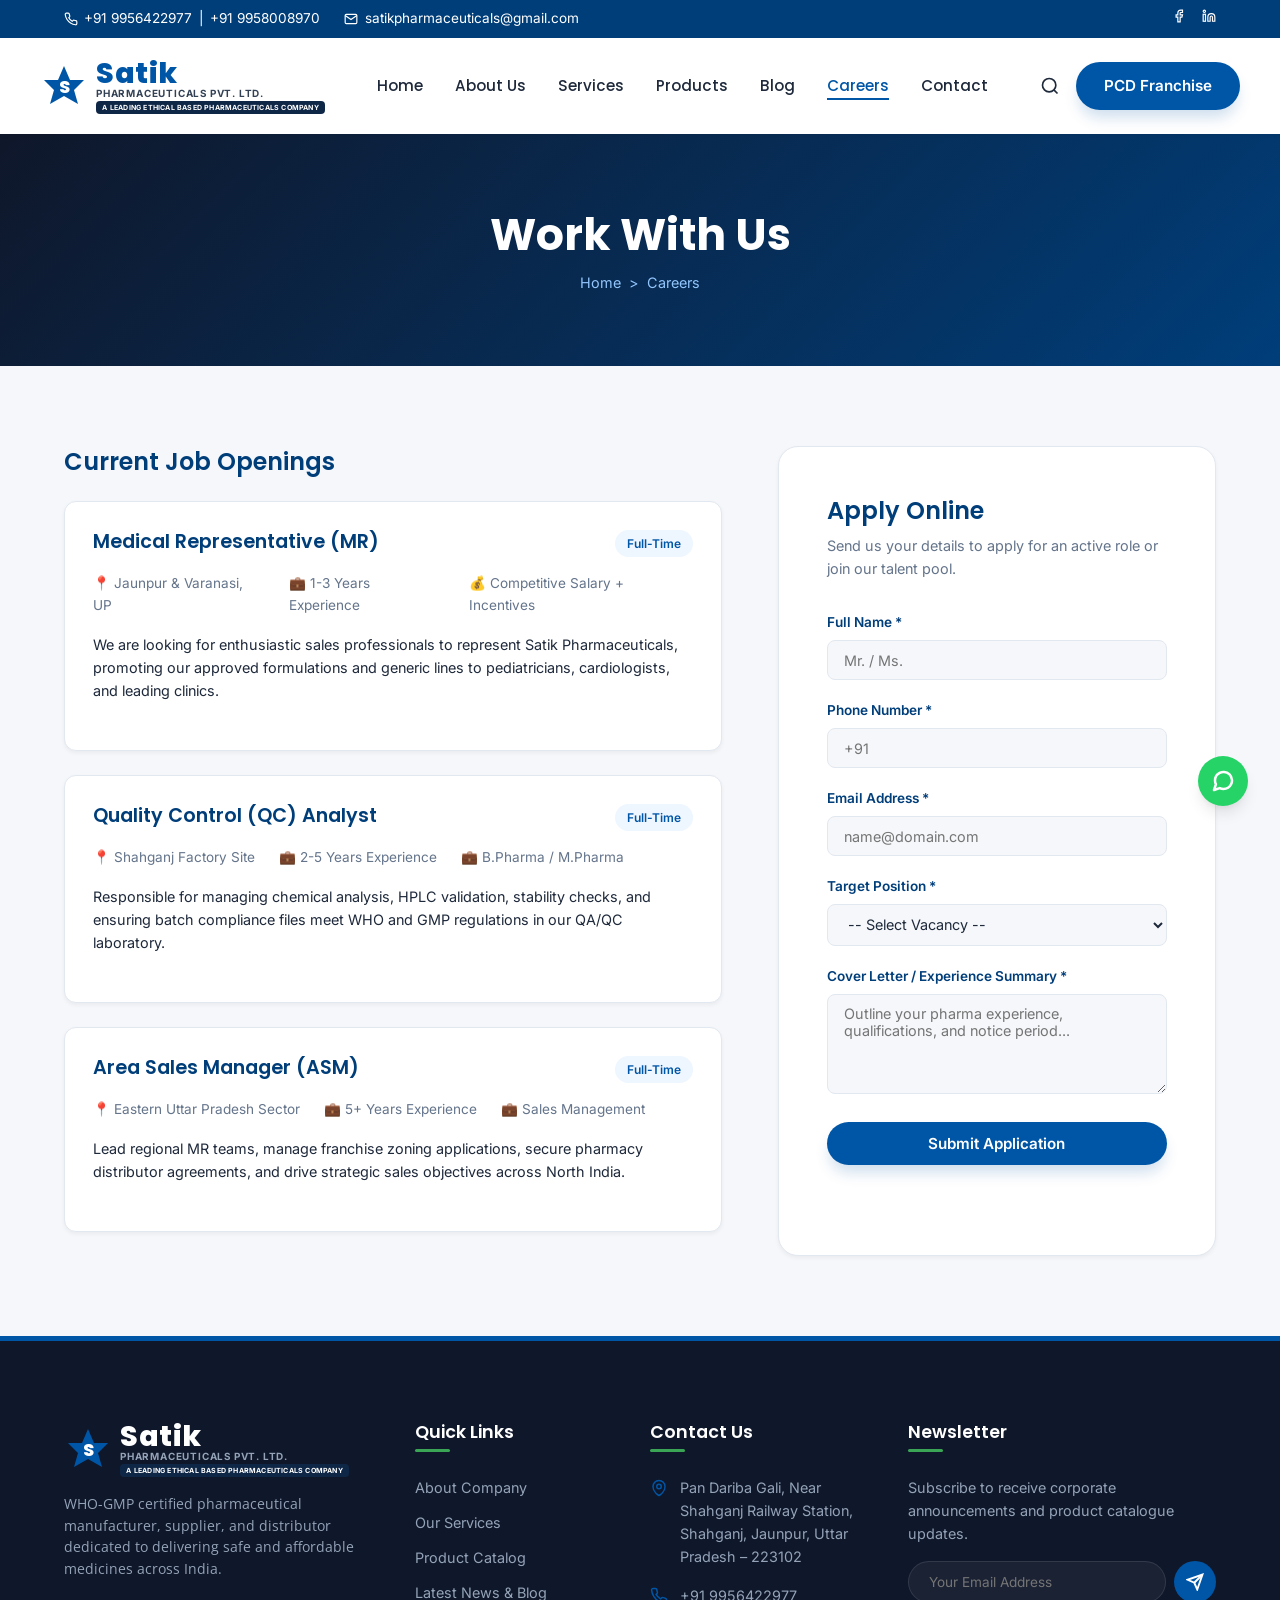
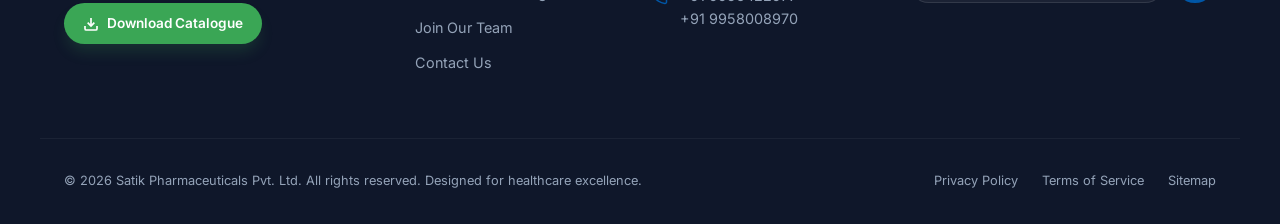
<file: careers.html>
<!DOCTYPE html>
<html lang="en">
<head>
  <meta charset="UTF-8">
  <meta name="viewport" content="width=device-width, initial-scale=1.0">
  
  <title>Careers & Jobs | Satik Pharmaceuticals Pvt. Ltd.</title>
  <meta name="description" content="Join our team at Satik Pharmaceuticals. Explore job openings for Medical Representatives, Quality Analysts, and Sales Managers in Uttar Pradesh.">
  <meta name="keywords" content="Pharma Careers Jaunpur, Medical Representative Job Uttar Pradesh, Quality Control Analyst vacancy, Pharmaceutical jobs India">
  <meta name="author" content="Satik Pharmaceuticals Pvt. Ltd.">

  <!-- Stylesheet -->
  <link rel="stylesheet" href="css/style.css">
</head>
<body>

  <!-- Loading Animation -->
  <div id="loader-wrapper" class="loader-wrapper">
    <div class="loader"></div>
  </div>

  <!-- Header Top Bar -->
  <div class="header-top">
    <div class="container header-top-content">
      <div class="header-top-info">
        <span>
          <svg width="14" height="14" viewBox="0 0 24 24" fill="none" stroke="currentColor" stroke-width="2">
            <path d="M22 16.92v3a2 2 0 0 1-2.18 2 19.79 19.79 0 0 1-8.63-3.07 19.5 19.5 0 0 1-6-6 19.79 19.79 0 0 1-3.07-8.67A2 2 0 0 1 4.11 2h3a2 2 0 0 1 2 1.72 12.84 12.84 0 0 0 .7 2.81 2 2 0 0 1-.45 2.11L8.09 9.91a16 16 0 0 0 6 6l1.27-1.27a2 2 0 0 1 2.11-.45 12.84 12.84 0 0 0 2.81.7A2 2 0 0 1 22 16.92z"></path>
          </svg>
          <a href="tel:+919956422977">+91 9956422977</a> | <a href="tel:+919958008970">+91 9958008970</a>
        </span>
        <span>
          <svg width="14" height="14" viewBox="0 0 24 24" fill="none" stroke="currentColor" stroke-width="2">
            <path d="M4 4h16c1.1 0 2 .9 2 2v12c0 1.1-.9 2-2 2H4c-1.1 0-2-.9-2-2V6c0-1.1.9-2 2-2z"></path>
            <polyline points="22,6 12,13 2,6"></polyline>
          </svg>
          <a href="mailto:satikpharmaceuticals@gmail.com">satikpharmaceuticals@gmail.com</a>
        </span>
      </div>
      <div class="header-top-socials">
        <a href="#" aria-label="Facebook">
          <svg width="14" height="14" viewBox="0 0 24 24" fill="none" stroke="currentColor" stroke-width="2">
            <path d="M18 2h-3a5 5 0 0 0-5 5v3H7v4h3v8h4v-8h3l1-4h-4V7a1 1 0 0 1 1-1h3z"></path>
          </svg>
        </a>
        <a href="#" aria-label="LinkedIn">
          <svg width="14" height="14" viewBox="0 0 24 24" fill="none" stroke="currentColor" stroke-width="2">
            <path d="M16 8a6 6 0 0 1 6 6v7h-4v-7a2 2 0 0 0-2-2 2 2 0 0 0-2 2v7h-4v-7a6 6 0 0 1 6-6z"></path>
            <rect x="2" y="9" width="4" height="12"></rect>
            <circle cx="4" cy="4" r="2"></circle>
          </svg>
        </a>
      </div>
    </div>
  </div>

  <!-- Main Navigation Header -->
  <header class="main-header">
    <div class="container navbar">
      <a href="index.html" class="logo">
        <div class="logo-wrapper">
          <div class="logo-icon-box">
            <svg class="logo-star" viewBox="0 0 24 24">
              <polygon points="12,2 15,9 22,9 17,14 19,21 12,17 5,21 7,14 2,9 9,9" fill="#0056A6"></polygon>
              <text x="12" y="15.5" font-family="'Poppins', sans-serif" font-weight="800" font-size="9" fill="#FFFFFF" text-anchor="middle">S</text>
            </svg>
          </div>
          <div class="logo-text-box">
            <span class="logo-brand-name">Satik</span>
            <span class="logo-sub-text">PHARMACEUTICALS PVT. LTD.</span>
            <span class="logo-tagline-box">A LEADING ETHICAL BASED PHARMACEUTICALS COMPANY</span>
          </div>
        </div>
      </a>

      <!-- Desktop Nav Menu -->
      <nav>
        <ul class="nav-menu" id="nav-menu">
          <li><a href="index.html" class="nav-link">Home</a></li>
          <li><a href="about.html" class="nav-link">About Us</a></li>
          <li><a href="services.html" class="nav-link">Services</a></li>
          <li><a href="products.html" class="nav-link">Products</a></li>
          <li><a href="blog.html" class="nav-link">Blog</a></li>
          <li><a href="careers.html" class="nav-link active">Careers</a></li>
          <li><a href="contact.html" class="nav-link">Contact</a></li>
        </ul>
      </nav>

      <div class="nav-actions">
        <button class="search-toggle" id="search-toggle" aria-label="Open Search">
          <svg width="20" height="20" viewBox="0 0 24 24" fill="none" stroke="currentColor" stroke-width="2">
            <circle cx="11" cy="11" r="8"></circle>
            <line x1="21" y1="21" x2="16.65" y2="16.65"></line>
          </svg>
        </button>
        <a href="#" class="btn btn-primary open-inquiry" data-product="Careers Page HR query">PCD Franchise</a>
        <button class="menu-toggle" id="menu-toggle" aria-label="Toggle Menu">
          <span></span>
          <span></span>
          <span></span>
        </button>
      </div>
    </div>
  </header>

  <!-- Global Search Overlay -->
  <div class="search-overlay" id="search-overlay">
    <button class="search-overlay-close" id="search-overlay-close">&times;</button>
    <div class="search-container">
      <form id="search-form">
        <input type="text" class="search-input" id="search-input" placeholder="Search medicines, formulas or categories...">
        <button type="submit" class="search-btn" aria-label="Search">
          <svg width="24" height="24" viewBox="0 0 24 24" fill="none" stroke="currentColor" stroke-width="2.5">
            <circle cx="11" cy="11" r="8"></circle>
            <line x1="21" y1="21" x2="16.65" y2="16.65"></line>
          </svg>
        </button>
      </form>
    </div>
  </div>

  <!-- Page Banner -->
  <section class="page-banner">
    <div class="container">
      <h1>Work With Us</h1>
      <div class="page-banner-breadcrumbs">
        <a href="index.html">Home</a> &gt; <span>Careers</span>
      </div>
    </div>
  </section>

  <!-- Careers Main Section -->
  <section class="section">
    <div class="container careers-grid">
      
      <!-- Left: Openings List -->
      <div class="careers-openings">
        <h3>Current Job Openings</h3>
        
        <!-- Job 1 -->
        <div class="opening-card">
          <div class="opening-header">
            <h4>Medical Representative (MR)</h4>
            <span class="opening-badge">Full-Time</span>
          </div>
          <div class="opening-details">
            <span>📍 Jaunpur & Varanasi, UP</span>
            <span>💼 1-3 Years Experience</span>
            <span>💰 Competitive Salary + Incentives</span>
          </div>
          <p class="opening-desc">We are looking for enthusiastic sales professionals to represent Satik Pharmaceuticals, promoting our approved formulations and generic lines to pediatricians, cardiologists, and leading clinics.</p>
        </div>

        <!-- Job 2 -->
        <div class="opening-card">
          <div class="opening-header">
            <h4>Quality Control (QC) Analyst</h4>
            <span class="opening-badge">Full-Time</span>
          </div>
          <div class="opening-details">
            <span>📍 Shahganj Factory Site</span>
            <span>💼 2-5 Years Experience</span>
            <span>💼 B.Pharma / M.Pharma</span>
          </div>
          <p class="opening-desc">Responsible for managing chemical analysis, HPLC validation, stability checks, and ensuring batch compliance files meet WHO and GMP regulations in our QA/QC laboratory.</p>
        </div>

        <!-- Job 3 -->
        <div class="opening-card">
          <div class="opening-header">
            <h4>Area Sales Manager (ASM)</h4>
            <span class="opening-badge">Full-Time</span>
          </div>
          <div class="opening-details">
            <span>📍 Eastern Uttar Pradesh Sector</span>
            <span>💼 5+ Years Experience</span>
            <span>💼 Sales Management</span>
          </div>
          <p class="opening-desc">Lead regional MR teams, manage franchise zoning applications, secure pharmacy distributor agreements, and drive strategic sales objectives across North India.</p>
        </div>

      </div>

      <!-- Right: Form Application -->
      <div class="contact-form-panel">
        <h3>Apply Online</h3>
        <p>Send us your details to apply for an active role or join our talent pool.</p>
        
        <form id="career-form">
          <div class="form-group">
            <label for="career-name">Full Name *</label>
            <input type="text" id="career-name" class="form-control" required placeholder="Mr. / Ms.">
          </div>
          <div class="form-group">
            <label for="career-phone">Phone Number *</label>
            <input type="tel" id="career-phone" class="form-control" required placeholder="+91">
          </div>
          <div class="form-group">
            <label for="career-email">Email Address *</label>
            <input type="email" id="career-email" class="form-control" required placeholder="name@domain.com">
          </div>
          <div class="form-group">
            <label for="career-position">Target Position *</label>
            <select id="career-position" class="form-control" required>
              <option value="">-- Select Vacancy --</option>
              <option value="mr">Medical Representative (MR)</option>
              <option value="qc">Quality Control (QC) Analyst</option>
              <option value="asm">Area Sales Manager (ASM)</option>
              <option value="other">General Application (Internship/Other)</option>
            </select>
          </div>
          <div class="form-group">
            <label for="career-message">Cover Letter / Experience Summary *</label>
            <textarea id="career-message" class="form-control" required placeholder="Outline your pharma experience, qualifications, and notice period..."></textarea>
          </div>
          <button type="submit" class="btn btn-primary" style="width: 100%;">Submit Application</button>
        </form>
      </div>

    </div>
  </section>

  <!-- Footer -->
  <footer class="main-footer">
    <div class="container footer-top">
      <div class="footer-col">
        <div class="footer-about-logo">
          <a href="index.html" class="logo">
            <div class="logo-wrapper">
              <div class="logo-icon-box">
                <svg class="logo-star" viewBox="0 0 24 24">
                  <polygon points="12,2 15,9 22,9 17,14 19,21 12,17 5,21 7,14 2,9 9,9" fill="#0056A6"></polygon>
                  <text x="12" y="15.5" font-family="'Poppins', sans-serif" font-weight="800" font-size="9" fill="#FFFFFF" text-anchor="middle">S</text>
                </svg>
              </div>
              <div class="logo-text-box">
                <span class="logo-brand-name">Satik</span>
                <span class="logo-sub-text">PHARMACEUTICALS PVT. LTD.</span>
                <span class="logo-tagline-box">A LEADING ETHICAL BASED PHARMACEUTICALS COMPANY</span>
              </div>
            </div>
          </a>
        </div>
        <p class="footer-about-desc">WHO-GMP certified pharmaceutical manufacturer, supplier, and distributor dedicated to delivering safe and affordable medicines across India.</p>
        <a href="assets/docs/catalogue.pdf" download class="btn btn-primary btn-accent" style="font-size:0.85rem; padding:0.6rem 1.2rem;">
          <svg width="16" height="16" viewBox="0 0 24 24" fill="none" stroke="currentColor" stroke-width="2.5">
            <path d="M21 15v4a2 2 0 0 1-2 2H5a2 2 0 0 1-2-2v-4"></path>
            <polyline points="7 10 12 15 17 10"></polyline>
            <line x1="12" y1="15" x2="12" y2="3"></line>
          </svg>
          Download Catalogue
        </a>
      </div>
      <div class="footer-col">
        <h4>Quick Links</h4>
        <ul class="footer-links">
          <li><a href="about.html">About Company</a></li>
          <li><a href="services.html">Our Services</a></li>
          <li><a href="products.html">Product Catalog</a></li>
          <li><a href="blog.html">Latest News & Blog</a></li>
          <li><a href="careers.html">Join Our Team</a></li>
          <li><a href="contact.html">Contact Us</a></li>
        </ul>
      </div>
      <div class="footer-col">
        <h4>Contact Us</h4>
        <div class="footer-contact-info">
          <div class="footer-contact-item">
            <svg width="18" height="18" viewBox="0 0 24 24" fill="none" stroke="currentColor" stroke-width="2">
              <path d="M12 22s-8-4.5-8-11.8A8 8 0 0 1 12 2a8 8 0 0 1 8 8.2c0 7.3-8 11.8-8 11.8z"></path>
              <circle cx="12" cy="10" r="3"></circle>
            </svg>
            <p>Pan Dariba Gali, Near Shahganj Railway Station, Shahganj, Jaunpur, Uttar Pradesh – 223102</p>
          </div>
          <div class="footer-contact-item">
            <svg width="18" height="18" viewBox="0 0 24 24" fill="none" stroke="currentColor" stroke-width="2">
              <path d="M22 16.92v3a2 2 0 0 1-2.18 2 19.79 19.79 0 0 1-8.63-3.07 19.5 19.5 0 0 1-6-6 19.79 19.79 0 0 1-3.07-8.67A2 2 0 0 1 4.11 2h3a2 2 0 0 1 2 1.72 12.84 12.84 0 0 0 .7 2.81 2 2 0 0 1-.45 2.11L8.09 9.91a16 16 0 0 0 6 6l1.27-1.27a2 2 0 0 1 2.11-.45 12.84 12.84 0 0 0 2.81.7A2 2 0 0 1 22 16.92z"></path>
            </svg>
            <p>+91 9956422977<br>+91 9958008970</p>
          </div>
        </div>
      </div>
      <div class="footer-col">
        <h4>Newsletter</h4>
        <div class="footer-newsletter">
          <p>Subscribe to receive corporate announcements and product catalogue updates.</p>
          <form class="newsletter-form">
            <input type="email" class="newsletter-input" placeholder="Your Email Address" required>
            <button type="submit" class="newsletter-btn" aria-label="Subscribe">
              <svg width="18" height="18" viewBox="0 0 24 24" fill="none" stroke="currentColor" stroke-width="2.5">
                <line x1="22" y1="2" x2="11" y2="13"></line>
                <polygon points="22 2 15 22 11 13 2 9 22 2"></polygon>
              </svg>
            </button>
          </form>
        </div>
      </div>
    </div>
    <div class="container footer-bottom">
      <p class="footer-copyright">&copy; 2026 Satik Pharmaceuticals Pvt. Ltd. All rights reserved. Designed for healthcare excellence.</p>
      <div class="footer-bottom-links">
        <a href="#">Privacy Policy</a>
        <a href="#">Terms of Service</a>
        <a href="sitemap.xml">Sitemap</a>
      </div>
    </div>
  </footer>

  <!-- Floating Widgets -->
  <div class="floating-widgets">
    <a href="https://wa.me/919956422977?text=Hello%20Satik%20Pharmaceuticals,%20I%20am%20interested%20in%20your%20PCD%20Franchise/third-party%20manufacturing%20services.%20Please%20send%20details." class="widget-btn whatsapp-widget" target="_blank" aria-label="Chat on WhatsApp">
      <svg width="24" height="24" viewBox="0 0 24 24" fill="none" stroke="currentColor" stroke-width="2.5" stroke-linecap="round" stroke-linejoin="round">
        <path d="M21 11.5a8.38 8.38 0 0 1-.9 3.8 8.5 8.5 0 0 1-7.6 4.7 8.38 8.38 0 0 1-3.8-.9L3 21l1.9-5.7a8.38 8.38 0 0 1-.9-3.8 8.5 8.5 0 0 1 4.7-7.6 8.38 8.38 0 0 1 3.8-.9h.5a8.48 8.48 0 0 1 8 8v.5z"></path>
      </svg>
    </a>
    <button class="widget-btn back-to-top" id="back-to-top" aria-label="Back to Top">
      <svg width="24" height="24" viewBox="0 0 24 24" fill="none" stroke="currentColor" stroke-width="2.5" stroke-linecap="round" stroke-linejoin="round">
        <polyline points="18 15 12 9 6 15"></polyline>
      </svg>
    </button>
  </div>

  <!-- Global Inquiry Popup Modal -->
  <div class="modal-overlay" id="inquiry-modal">
    <div class="modal-container">
      <div class="modal-header">
        <h3>Submit Business Inquiry</h3>
        <p>Distributor partnerships, generic orders, & third-party contract work</p>
        <button class="modal-close" id="modal-close">&times;</button>
      </div>
      <div class="modal-body">
        <form id="modal-inquiry-form">
          <div class="form-row-2">
            <div class="form-group">
              <label for="inquiry-name">Full Name *</label>
              <input type="text" id="inquiry-name" class="form-control" required placeholder="Dr. / Mr. / Ms.">
            </div>
            <div class="form-group">
              <label for="inquiry-phone">Phone Number *</label>
              <input type="tel" id="inquiry-phone" class="form-control" required placeholder="+91">
            </div>
          </div>
          <div class="form-row-2">
            <div class="form-group">
              <label for="inquiry-email">Business Email *</label>
              <input type="email" id="inquiry-email" class="form-control" required placeholder="name@company.com">
            </div>
            <div class="form-group">
              <label for="inquiry-company">Company Name / Pharmacy</label>
              <input type="text" id="inquiry-company" class="form-control" placeholder="Hospital/Agency name">
            </div>
          </div>
          <div class="form-group">
            <label for="inquiry-subject">Inquiry Subject *</label>
            <input type="text" id="inquiry-subject" class="form-control" required placeholder="e.g. PCD Franchise, Generic supply">
          </div>
          <div class="form-group">
            <label for="inquiry-message">Your Message *</label>
            <textarea id="inquiry-message" class="form-control" required placeholder="Please outline your requirements in detail..."></textarea>
          </div>
          <button type="submit" class="btn btn-primary" style="width: 100%;">Submit Inquiry &rarr;</button>
        </form>
      </div>
    </div>
  </div>

  <!-- Scripts -->
  <script src="js/main.js"></script>
</body>
</html>
</file>
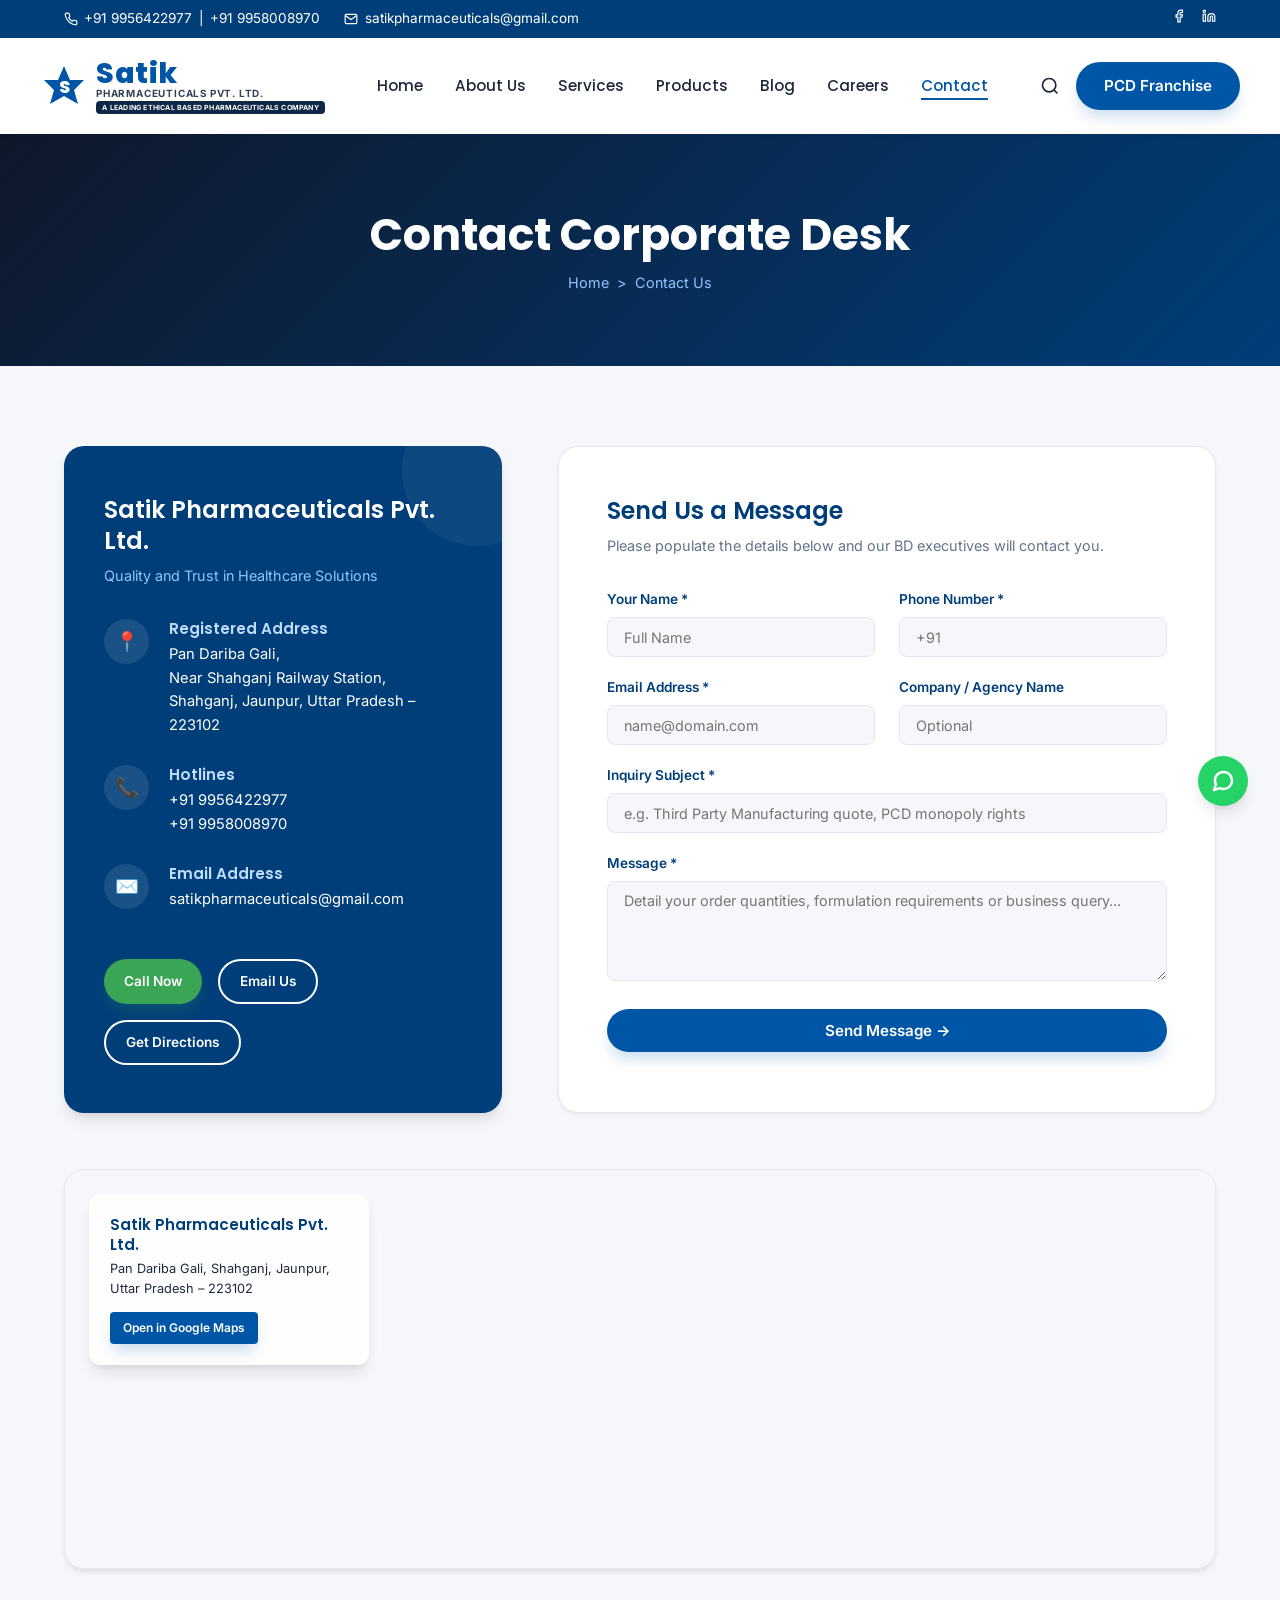
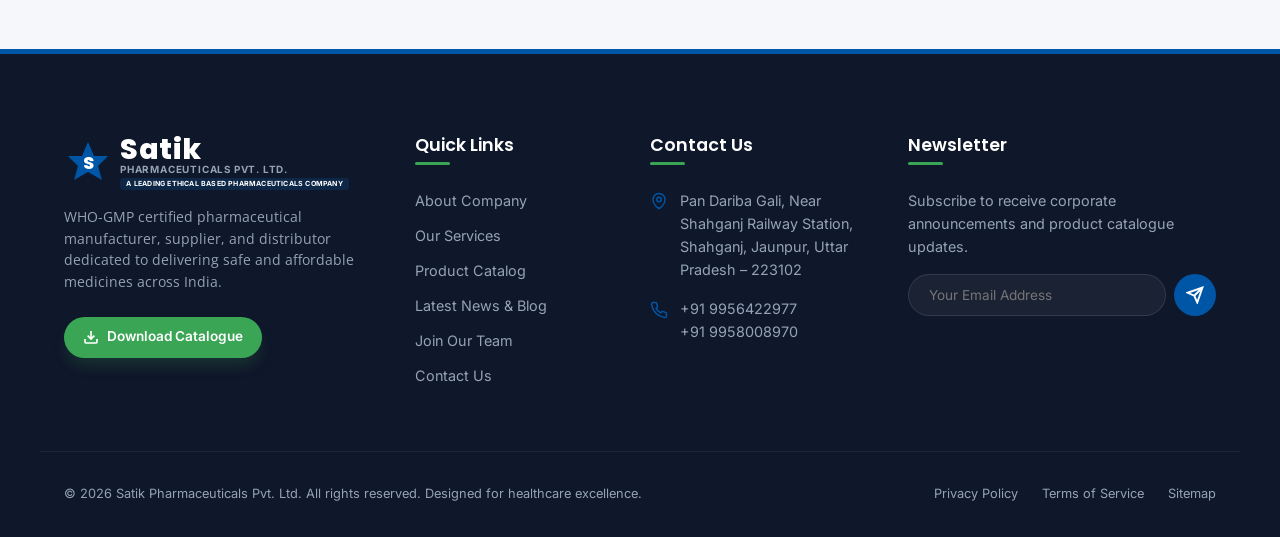
<file: contact.html>
<!DOCTYPE html>
<html lang="en">
<head>
  <meta charset="UTF-8">
  <meta name="viewport" content="width=device-width, initial-scale=1.0">
  
  <title>Contact Us | Satik Pharmaceuticals Pvt. Ltd.</title>
  <meta name="description" content="Get in touch with Satik Pharmaceuticals Pvt. Ltd. Contact details, office address in Jaunpur, customer support hotlines, and local business map directions.">
  <meta name="keywords" content="Pharma Company Address Jaunpur, Satik Pharmaceuticals Phone, Medicine Manufacturer contact, Uttar Pradesh Pharma Franchise Query">
  <meta name="author" content="Satik Pharmaceuticals Pvt. Ltd.">

  <!-- Stylesheet -->
  <link rel="stylesheet" href="css/style.css">
</head>
<body>

  <!-- Loading Animation -->
  <div id="loader-wrapper" class="loader-wrapper">
    <div class="loader"></div>
  </div>

  <!-- Header Top Bar -->
  <div class="header-top">
    <div class="container header-top-content">
      <div class="header-top-info">
        <span>
          <svg width="14" height="14" viewBox="0 0 24 24" fill="none" stroke="currentColor" stroke-width="2">
            <path d="M22 16.92v3a2 2 0 0 1-2.18 2 19.79 19.79 0 0 1-8.63-3.07 19.5 19.5 0 0 1-6-6 19.79 19.79 0 0 1-3.07-8.67A2 2 0 0 1 4.11 2h3a2 2 0 0 1 2 1.72 12.84 12.84 0 0 0 .7 2.81 2 2 0 0 1-.45 2.11L8.09 9.91a16 16 0 0 0 6 6l1.27-1.27a2 2 0 0 1 2.11-.45 12.84 12.84 0 0 0 2.81.7A2 2 0 0 1 22 16.92z"></path>
          </svg>
          <a href="tel:+919956422977">+91 9956422977</a> | <a href="tel:+919958008970">+91 9958008970</a>
        </span>
        <span>
          <svg width="14" height="14" viewBox="0 0 24 24" fill="none" stroke="currentColor" stroke-width="2">
            <path d="M4 4h16c1.1 0 2 .9 2 2v12c0 1.1-.9 2-2 2H4c-1.1 0-2-.9-2-2V6c0-1.1.9-2 2-2z"></path>
            <polyline points="22,6 12,13 2,6"></polyline>
          </svg>
          <a href="mailto:satikpharmaceuticals@gmail.com">satikpharmaceuticals@gmail.com</a>
        </span>
      </div>
      <div class="header-top-socials">
        <a href="#" aria-label="Facebook">
          <svg width="14" height="14" viewBox="0 0 24 24" fill="none" stroke="currentColor" stroke-width="2">
            <path d="M18 2h-3a5 5 0 0 0-5 5v3H7v4h3v8h4v-8h3l1-4h-4V7a1 1 0 0 1 1-1h3z"></path>
          </svg>
        </a>
        <a href="#" aria-label="LinkedIn">
          <svg width="14" height="14" viewBox="0 0 24 24" fill="none" stroke="currentColor" stroke-width="2">
            <path d="M16 8a6 6 0 0 1 6 6v7h-4v-7a2 2 0 0 0-2-2 2 2 0 0 0-2 2v7h-4v-7a6 6 0 0 1 6-6z"></path>
            <rect x="2" y="9" width="4" height="12"></rect>
            <circle cx="4" cy="4" r="2"></circle>
          </svg>
        </a>
      </div>
    </div>
  </div>

  <!-- Main Navigation Header -->
  <header class="main-header">
    <div class="container navbar">
      <a href="index.html" class="logo">
        <div class="logo-wrapper">
          <div class="logo-icon-box">
            <svg class="logo-star" viewBox="0 0 24 24">
              <polygon points="12,2 15,9 22,9 17,14 19,21 12,17 5,21 7,14 2,9 9,9" fill="#0056A6"></polygon>
              <text x="12" y="15.5" font-family="'Poppins', sans-serif" font-weight="800" font-size="9" fill="#FFFFFF" text-anchor="middle">S</text>
            </svg>
          </div>
          <div class="logo-text-box">
            <span class="logo-brand-name">Satik</span>
            <span class="logo-sub-text">PHARMACEUTICALS PVT. LTD.</span>
            <span class="logo-tagline-box">A LEADING ETHICAL BASED PHARMACEUTICALS COMPANY</span>
          </div>
        </div>
      </a>

      <!-- Desktop Nav Menu -->
      <nav>
        <ul class="nav-menu" id="nav-menu">
          <li><a href="index.html" class="nav-link">Home</a></li>
          <li><a href="about.html" class="nav-link">About Us</a></li>
          <li><a href="services.html" class="nav-link">Services</a></li>
          <li><a href="products.html" class="nav-link">Products</a></li>
          <li><a href="blog.html" class="nav-link">Blog</a></li>
          <li><a href="careers.html" class="nav-link">Careers</a></li>
          <li><a href="contact.html" class="nav-link active">Contact</a></li>
        </ul>
      </nav>

      <div class="nav-actions">
        <button class="search-toggle" id="search-toggle" aria-label="Open Search">
          <svg width="20" height="20" viewBox="0 0 24 24" fill="none" stroke="currentColor" stroke-width="2">
            <circle cx="11" cy="11" r="8"></circle>
            <line x1="21" y1="21" x2="16.65" y2="16.65"></line>
          </svg>
        </button>
        <a href="#" class="btn btn-primary open-inquiry" data-product="Contact Page General Partnership Query">PCD Franchise</a>
        <button class="menu-toggle" id="menu-toggle" aria-label="Toggle Menu">
          <span></span>
          <span></span>
          <span></span>
        </button>
      </div>
    </div>
  </header>

  <!-- Global Search Overlay -->
  <div class="search-overlay" id="search-overlay">
    <button class="search-overlay-close" id="search-overlay-close">&times;</button>
    <div class="search-container">
      <form id="search-form">
        <input type="text" class="search-input" id="search-input" placeholder="Search medicines, formulas or categories...">
        <button type="submit" class="search-btn" aria-label="Search">
          <svg width="24" height="24" viewBox="0 0 24 24" fill="none" stroke="currentColor" stroke-width="2.5">
            <circle cx="11" cy="11" r="8"></circle>
            <line x1="21" y1="21" x2="16.65" y2="16.65"></line>
          </svg>
        </button>
      </form>
    </div>
  </div>

  <!-- Page Banner -->
  <section class="page-banner">
    <div class="container">
      <h1>Contact Corporate Desk</h1>
      <div class="page-banner-breadcrumbs">
        <a href="index.html">Home</a> &gt; <span>Contact Us</span>
      </div>
    </div>
  </section>

  <!-- Contact Sections -->
  <section class="section">
    <div class="container">
      
      <div class="contact-layout">
        
        <!-- Left: Info Panel -->
        <div class="contact-info-panel">
          <div class="contact-info-header">
            <h3>Satik Pharmaceuticals Pvt. Ltd.</h3>
            <p>Quality and Trust in Healthcare Solutions</p>
          </div>
          
          <div class="contact-info-list">
            <!-- Address -->
            <div class="contact-info-item">
              <div class="contact-info-icon">📍</div>
              <div class="contact-info-text">
                <h4>Registered Address</h4>
                <p>Pan Dariba Gali,<br>Near Shahganj Railway Station,<br>Shahganj, Jaunpur, Uttar Pradesh – 223102</p>
              </div>
            </div>
            <!-- Phones -->
            <div class="contact-info-item">
              <div class="contact-info-icon">📞</div>
              <div class="contact-info-text">
                <h4>Hotlines</h4>
                <p><a href="tel:+919956422977">+91 9956422977</a><br><a href="tel:+919958008970">+91 9958008970</a></p>
              </div>
            </div>
            <!-- Email -->
            <div class="contact-info-item">
              <div class="contact-info-icon">✉️</div>
              <div class="contact-info-text">
                <h4>Email Address</h4>
                <p><a href="mailto:satikpharmaceuticals@gmail.com">satikpharmaceuticals@gmail.com</a></p>
              </div>
            </div>
          </div>

          <div class="contact-info-actions">
            <a href="tel:+919956422977" class="btn btn-accent" style="padding: 0.6rem 1.25rem; font-size:0.85rem;">Call Now</a>
            <a href="mailto:satikpharmaceuticals@gmail.com" class="btn btn-outline-white" style="padding: 0.6rem 1.25rem; font-size:0.85rem;">Email Us</a>
            <a href="https://maps.google.com/?q=Shahganj+Railway+Station+Jaunpur+Uttar+Pradesh" target="_blank" class="btn btn-outline-white" style="padding: 0.6rem 1.25rem; font-size:0.85rem;">Get Directions</a>
          </div>
        </div>

        <!-- Right: Contact Form -->
        <div class="contact-form-panel">
          <h3>Send Us a Message</h3>
          <p>Please populate the details below and our BD executives will contact you.</p>
          
          <form id="contact-form">
            <div class="form-row-2">
              <div class="form-group">
                <label for="contact-name">Your Name *</label>
                <input type="text" id="contact-name" class="form-control" required placeholder="Full Name">
              </div>
              <div class="form-group">
                <label for="contact-phone">Phone Number *</label>
                <input type="tel" id="contact-phone" class="form-control" required placeholder="+91">
              </div>
            </div>
            <div class="form-row-2">
              <div class="form-group">
                <label for="contact-email">Email Address *</label>
                <input type="email" id="contact-email" class="form-control" required placeholder="name@domain.com">
              </div>
              <div class="form-group">
                <label for="contact-company">Company / Agency Name</label>
                <input type="text" id="contact-company" class="form-control" placeholder="Optional">
              </div>
            </div>
            <div class="form-group">
              <label for="contact-subject">Inquiry Subject *</label>
              <input type="text" id="contact-subject" class="form-control" required placeholder="e.g. Third Party Manufacturing quote, PCD monopoly rights">
            </div>
            <div class="form-group">
              <label for="contact-message">Message *</label>
              <textarea id="contact-message" class="form-control" required placeholder="Detail your order quantities, formulation requirements or business query..."></textarea>
            </div>
            <button type="submit" class="btn btn-primary" style="width: 100%;">Send Message &rarr;</button>
          </form>
        </div>

      </div>

      <!-- Embedded Google Map -->
      <div class="contact-map-section">
        <div class="map-overlay">
          <h4>Satik Pharmaceuticals Pvt. Ltd.</h4>
          <p>Pan Dariba Gali, Shahganj, Jaunpur, Uttar Pradesh – 223102</p>
          <a href="https://maps.google.com/?q=Shahganj+Railway+Station+Jaunpur+Uttar+Pradesh" target="_blank" class="btn btn-primary" style="font-size: 0.75rem; padding: 0.4rem 0.8rem; border-radius:4px;">Open in Google Maps</a>
        </div>
        
        <!-- Live Map Iframe -->
        <iframe src="https://www.google.com/maps/embed?pb=!1m18!1m12!1m3!1d3587.1729487440474!2d82.68007621124637!3d26.044163996841772!2m3!1f0!2f0!3f0!3m2!1i1024!2i768!4f13.1!3m3!1m2!1s0x39903bb2944b209d%3A0xc07c919d7d427d14!2sShahganj%20Railway%20Station!5e0!3m2!1sen!2sin!4v1719956100000!5m2!1sen!2sin" width="100%" height="100%" style="border:0;" allowfullscreen="" loading="lazy" referrerpolicy="no-referrer-when-downgrade"></iframe>
      </div>

    </div>
  </section>

  <!-- Footer -->
  <footer class="main-footer">
    <div class="container footer-top">
      <div class="footer-col">
        <div class="footer-about-logo">
          <a href="index.html" class="logo">
            <div class="logo-wrapper">
              <div class="logo-icon-box">
                <svg class="logo-star" viewBox="0 0 24 24">
                  <polygon points="12,2 15,9 22,9 17,14 19,21 12,17 5,21 7,14 2,9 9,9" fill="#0056A6"></polygon>
                  <text x="12" y="15.5" font-family="'Poppins', sans-serif" font-weight="800" font-size="9" fill="#FFFFFF" text-anchor="middle">S</text>
                </svg>
              </div>
              <div class="logo-text-box">
                <span class="logo-brand-name">Satik</span>
                <span class="logo-sub-text">PHARMACEUTICALS PVT. LTD.</span>
                <span class="logo-tagline-box">A LEADING ETHICAL BASED PHARMACEUTICALS COMPANY</span>
              </div>
            </div>
          </a>
        </div>
        <p class="footer-about-desc">WHO-GMP certified pharmaceutical manufacturer, supplier, and distributor dedicated to delivering safe and affordable medicines across India.</p>
        <a href="assets/docs/catalogue.pdf" download class="btn btn-primary btn-accent" style="font-size:0.85rem; padding:0.6rem 1.2rem;">
          <svg width="16" height="16" viewBox="0 0 24 24" fill="none" stroke="currentColor" stroke-width="2.5">
            <path d="M21 15v4a2 2 0 0 1-2 2H5a2 2 0 0 1-2-2v-4"></path>
            <polyline points="7 10 12 15 17 10"></polyline>
            <line x1="12" y1="15" x2="12" y2="3"></line>
          </svg>
          Download Catalogue
        </a>
      </div>
      <div class="footer-col">
        <h4>Quick Links</h4>
        <ul class="footer-links">
          <li><a href="about.html">About Company</a></li>
          <li><a href="services.html">Our Services</a></li>
          <li><a href="products.html">Product Catalog</a></li>
          <li><a href="blog.html">Latest News & Blog</a></li>
          <li><a href="careers.html">Join Our Team</a></li>
          <li><a href="contact.html">Contact Us</a></li>
        </ul>
      </div>
      <div class="footer-col">
        <h4>Contact Us</h4>
        <div class="footer-contact-info">
          <div class="footer-contact-item">
            <svg width="18" height="18" viewBox="0 0 24 24" fill="none" stroke="currentColor" stroke-width="2">
              <path d="M12 22s-8-4.5-8-11.8A8 8 0 0 1 12 2a8 8 0 0 1 8 8.2c0 7.3-8 11.8-8 11.8z"></path>
              <circle cx="12" cy="10" r="3"></circle>
            </svg>
            <p>Pan Dariba Gali, Near Shahganj Railway Station, Shahganj, Jaunpur, Uttar Pradesh – 223102</p>
          </div>
          <div class="footer-contact-item">
            <svg width="18" height="18" viewBox="0 0 24 24" fill="none" stroke="currentColor" stroke-width="2">
              <path d="M22 16.92v3a2 2 0 0 1-2.18 2 19.79 19.79 0 0 1-8.63-3.07 19.5 19.5 0 0 1-6-6 19.79 19.79 0 0 1-3.07-8.67A2 2 0 0 1 4.11 2h3a2 2 0 0 1 2 1.72 12.84 12.84 0 0 0 .7 2.81 2 2 0 0 1-.45 2.11L8.09 9.91a16 16 0 0 0 6 6l1.27-1.27a2 2 0 0 1 2.11-.45 12.84 12.84 0 0 0 2.81.7A2 2 0 0 1 22 16.92z"></path>
            </svg>
            <p>+91 9956422977<br>+91 9958008970</p>
          </div>
        </div>
      </div>
      <div class="footer-col">
        <h4>Newsletter</h4>
        <div class="footer-newsletter">
          <p>Subscribe to receive corporate announcements and product catalogue updates.</p>
          <form class="newsletter-form">
            <input type="email" class="newsletter-input" placeholder="Your Email Address" required>
            <button type="submit" class="newsletter-btn" aria-label="Subscribe">
              <svg width="18" height="18" viewBox="0 0 24 24" fill="none" stroke="currentColor" stroke-width="2.5">
                <line x1="22" y1="2" x2="11" y2="13"></line>
                <polygon points="22 2 15 22 11 13 2 9 22 2"></polygon>
              </svg>
            </button>
          </form>
        </div>
      </div>
    </div>
    <div class="container footer-bottom">
      <p class="footer-copyright">&copy; 2026 Satik Pharmaceuticals Pvt. Ltd. All rights reserved. Designed for healthcare excellence.</p>
      <div class="footer-bottom-links">
        <a href="#">Privacy Policy</a>
        <a href="#">Terms of Service</a>
        <a href="sitemap.xml">Sitemap</a>
      </div>
    </div>
  </footer>

  <!-- Floating Widgets -->
  <div class="floating-widgets">
    <a href="https://wa.me/919956422977?text=Hello%20Satik%20Pharmaceuticals,%20I%20am%20interested%20in%20your%20PCD%20Franchise/third-party%20manufacturing%20services.%20Please%20send%20details." class="widget-btn whatsapp-widget" target="_blank" aria-label="Chat on WhatsApp">
      <svg width="24" height="24" viewBox="0 0 24 24" fill="none" stroke="currentColor" stroke-width="2.5" stroke-linecap="round" stroke-linejoin="round">
        <path d="M21 11.5a8.38 8.38 0 0 1-.9 3.8 8.5 8.5 0 0 1-7.6 4.7 8.38 8.38 0 0 1-3.8-.9L3 21l1.9-5.7a8.38 8.38 0 0 1-.9-3.8 8.5 8.5 0 0 1 4.7-7.6 8.38 8.38 0 0 1 3.8-.9h.5a8.48 8.48 0 0 1 8 8v.5z"></path>
      </svg>
    </a>
    <button class="widget-btn back-to-top" id="back-to-top" aria-label="Back to Top">
      <svg width="24" height="24" viewBox="0 0 24 24" fill="none" stroke="currentColor" stroke-width="2.5" stroke-linecap="round" stroke-linejoin="round">
        <polyline points="18 15 12 9 6 15"></polyline>
      </svg>
    </button>
  </div>

  <!-- Global Inquiry Popup Modal -->
  <div class="modal-overlay" id="inquiry-modal">
    <div class="modal-container">
      <div class="modal-header">
        <h3>Submit Business Inquiry</h3>
        <p>Distributor partnerships, generic orders, & third-party contract work</p>
        <button class="modal-close" id="modal-close">&times;</button>
      </div>
      <div class="modal-body">
        <form id="modal-inquiry-form">
          <div class="form-row-2">
            <div class="form-group">
              <label for="inquiry-name">Full Name *</label>
              <input type="text" id="inquiry-name" class="form-control" required placeholder="Dr. / Mr. / Ms.">
            </div>
            <div class="form-group">
              <label for="inquiry-phone">Phone Number *</label>
              <input type="tel" id="inquiry-phone" class="form-control" required placeholder="+91">
            </div>
          </div>
          <div class="form-row-2">
            <div class="form-group">
              <label for="inquiry-email">Business Email *</label>
              <input type="email" id="inquiry-email" class="form-control" required placeholder="name@company.com">
            </div>
            <div class="form-group">
              <label for="inquiry-company">Company Name / Pharmacy</label>
              <input type="text" id="inquiry-company" class="form-control" placeholder="Hospital/Agency name">
            </div>
          </div>
          <div class="form-group">
            <label for="inquiry-subject">Inquiry Subject *</label>
            <input type="text" id="inquiry-subject" class="form-control" required placeholder="e.g. PCD Franchise, Generic supply">
          </div>
          <div class="form-group">
            <label for="inquiry-message">Your Message *</label>
            <textarea id="inquiry-message" class="form-control" required placeholder="Please outline your requirements in detail..."></textarea>
          </div>
          <button type="submit" class="btn btn-primary" style="width: 100%;">Submit Inquiry &rarr;</button>
        </form>
      </div>
    </div>
  </div>

  <!-- Scripts -->
  <script src="js/main.js"></script>
</body>
</html>
</file>
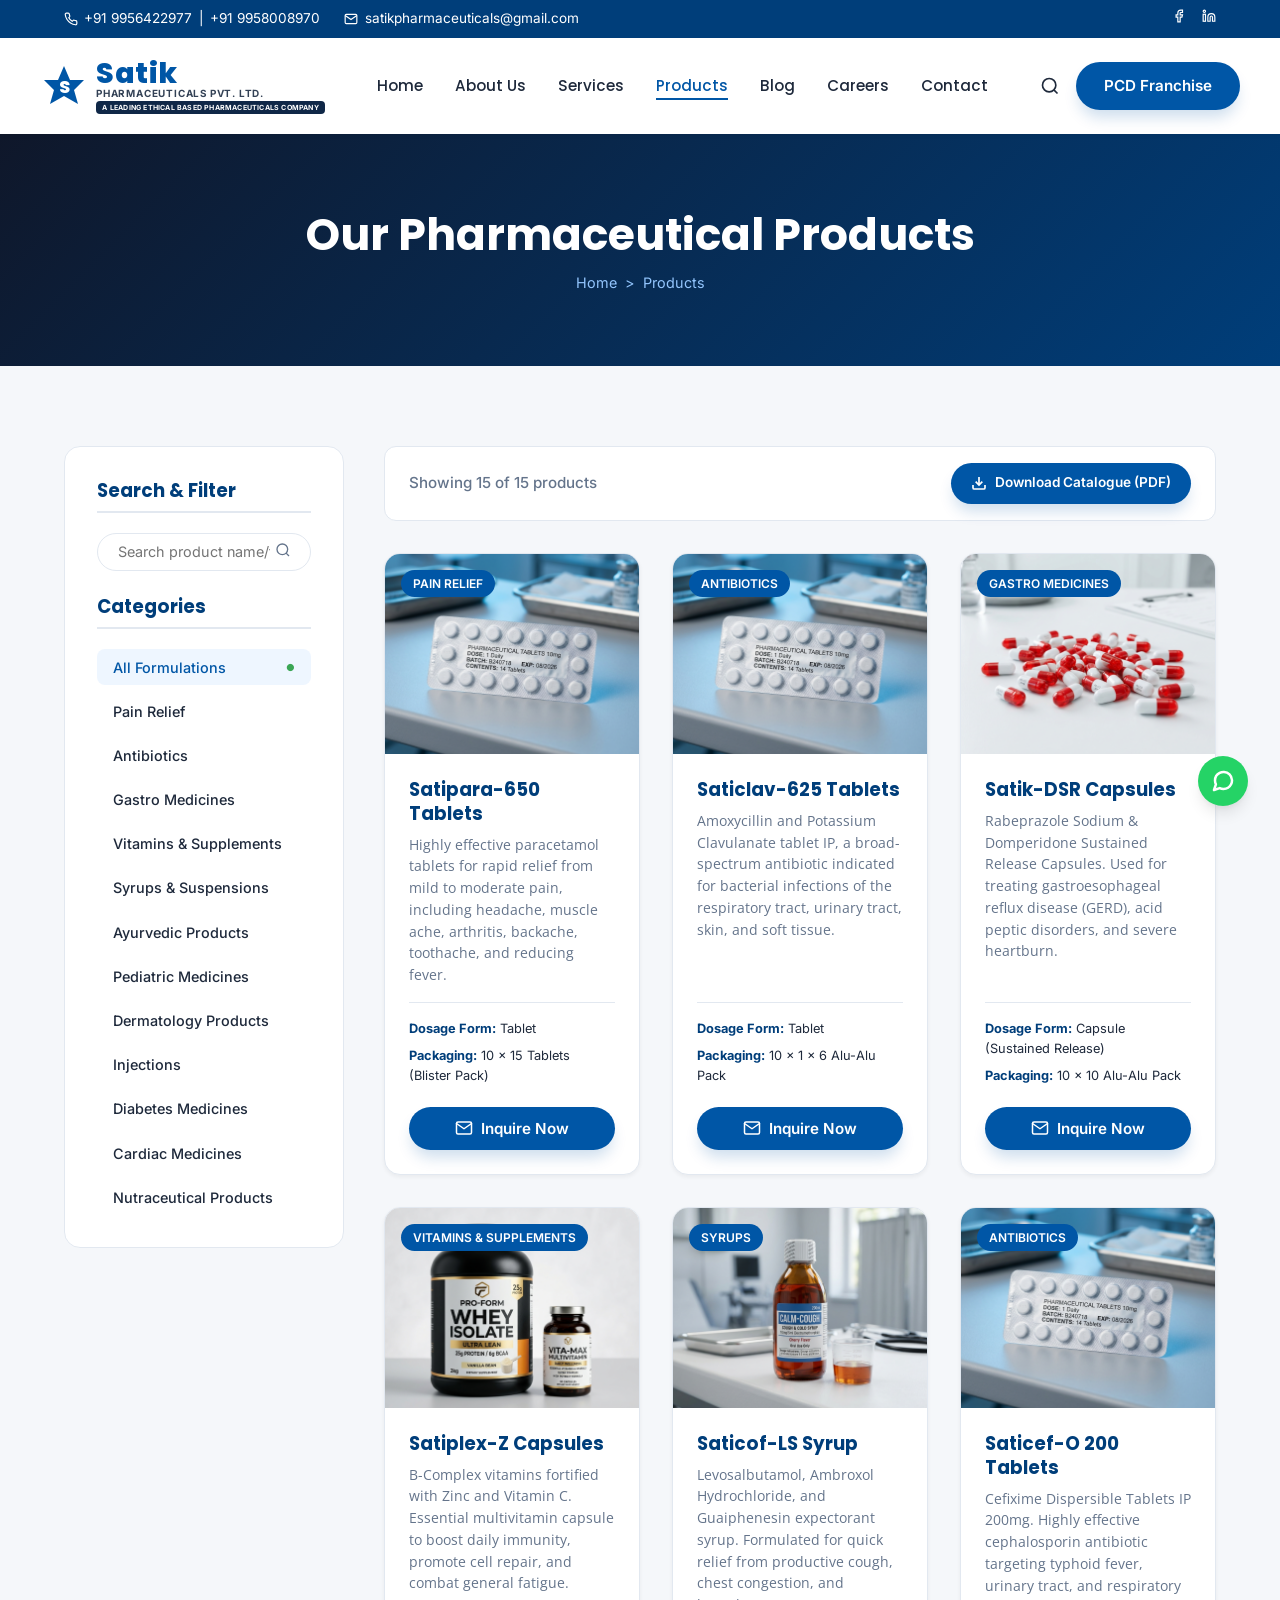
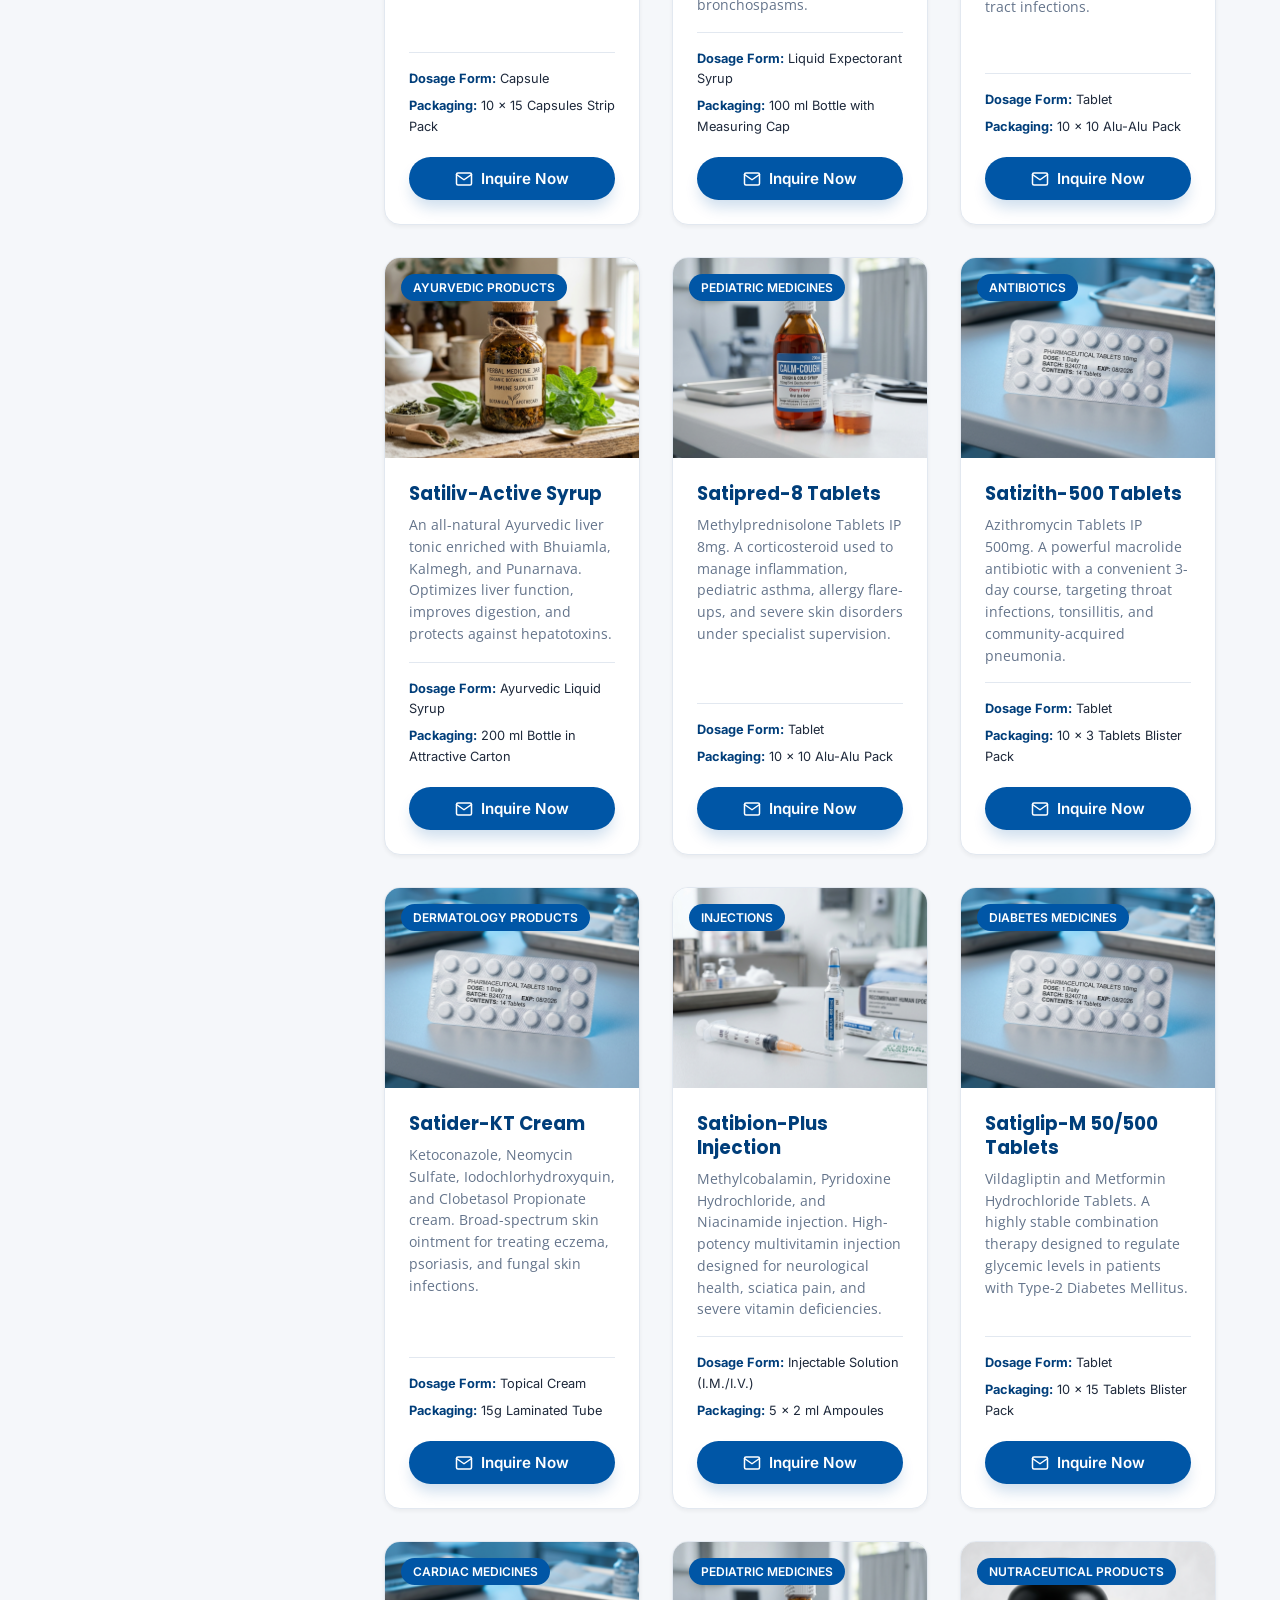
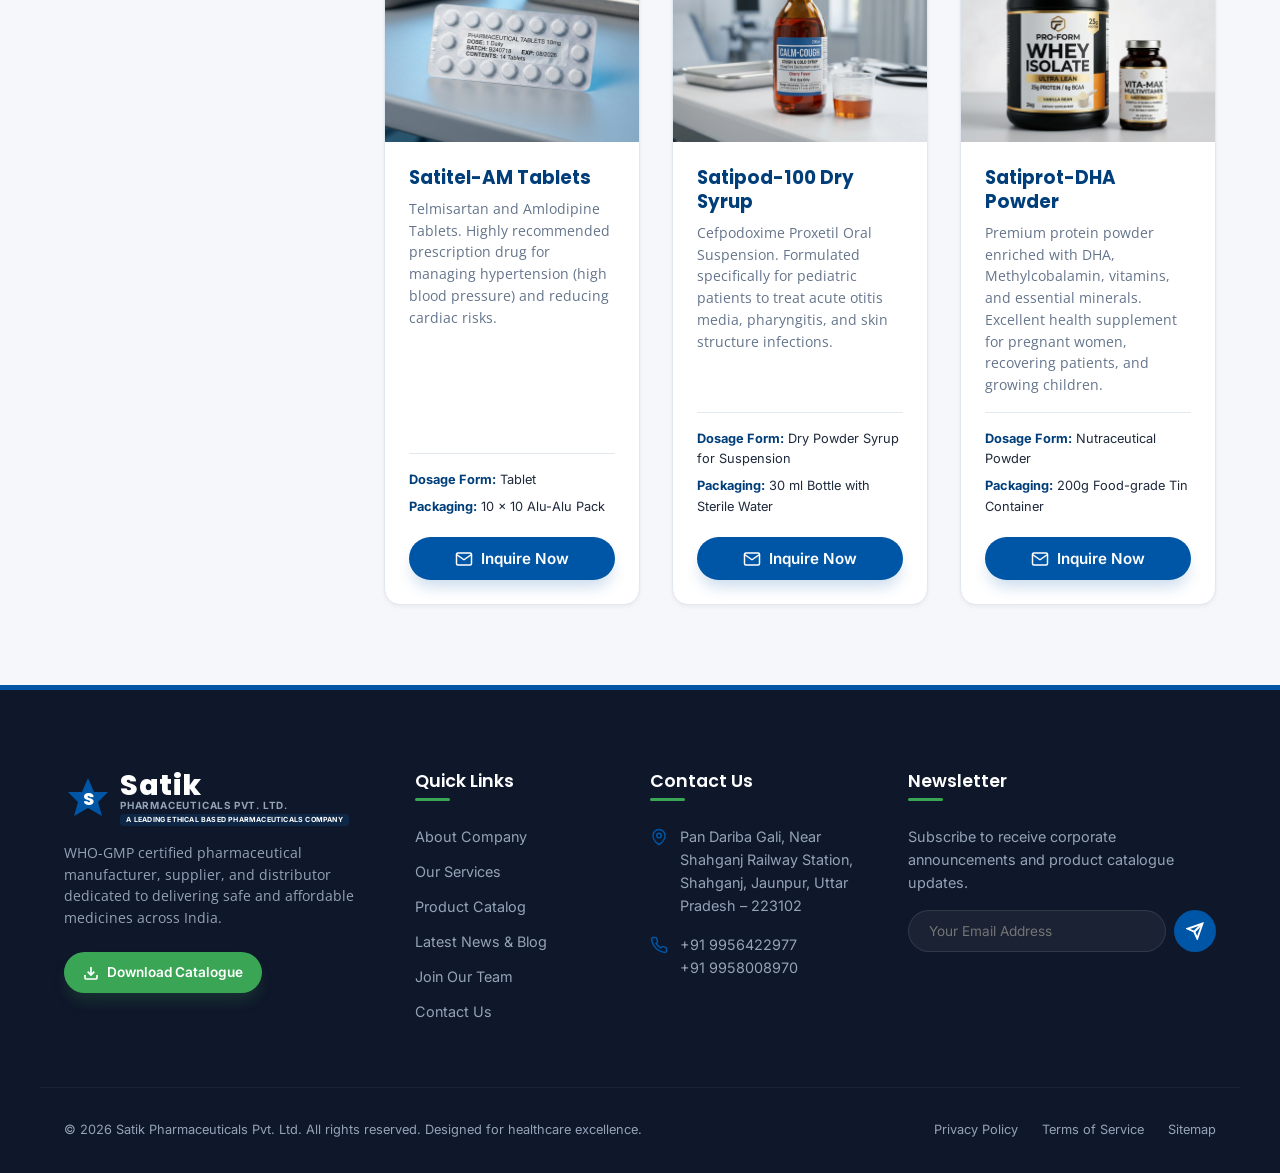
<file: products.html>
<!DOCTYPE html>
<html lang="en">
<head>
  <meta charset="UTF-8">
  <meta name="viewport" content="width=device-width, initial-scale=1.0">
  
  <title>Medicines Catalog & Products | Satik Pharmaceuticals Pvt. Ltd.</title>
  <meta name="description" content="Search and filter through our extensive catalog of tablets, capsules, pediatric syrups, and dermatology ointments. Request instant corporate quotes.">
  <meta name="keywords" content="Generic Medicines List, Pharmaceutical Catalogue, PCD Products List, Antibiotic Tablets, Pediatric Suspensions, Ointments Supplier">
  <meta name="author" content="Satik Pharmaceuticals Pvt. Ltd.">

  <!-- Stylesheet -->
  <link rel="stylesheet" href="css/style.css">
  
  <!-- Product Schema JSON-LD (Search Engine Friendly) -->
  <script type="application/ld+json">
  {
    "@context": "https://schema.org",
    "@type": "ItemList",
    "numberOfItems": 15,
    "itemListElement": [
      {
        "@type": "ListItem",
        "position": 1,
        "name": "Satipara-650 Tablets"
      },
      {
        "@type": "ListItem",
        "position": 2,
        "name": "Saticlav-625 Tablets"
      },
      {
        "@type": "ListItem",
        "position": 3,
        "name": "Satik-DSR Capsules"
      }
    ]
  }
  </script>
</head>
<body>

  <!-- Loading Animation -->
  <div id="loader-wrapper" class="loader-wrapper">
    <div class="loader"></div>
  </div>

  <!-- Header Top Bar -->
  <div class="header-top">
    <div class="container header-top-content">
      <div class="header-top-info">
        <span>
          <svg width="14" height="14" viewBox="0 0 24 24" fill="none" stroke="currentColor" stroke-width="2">
            <path d="M22 16.92v3a2 2 0 0 1-2.18 2 19.79 19.79 0 0 1-8.63-3.07 19.5 19.5 0 0 1-6-6 19.79 19.79 0 0 1-3.07-8.67A2 2 0 0 1 4.11 2h3a2 2 0 0 1 2 1.72 12.84 12.84 0 0 0 .7 2.81 2 2 0 0 1-.45 2.11L8.09 9.91a16 16 0 0 0 6 6l1.27-1.27a2 2 0 0 1 2.11-.45 12.84 12.84 0 0 0 2.81.7A2 2 0 0 1 22 16.92z"></path>
          </svg>
          <a href="tel:+919956422977">+91 9956422977</a> | <a href="tel:+919958008970">+91 9958008970</a>
        </span>
        <span>
          <svg width="14" height="14" viewBox="0 0 24 24" fill="none" stroke="currentColor" stroke-width="2">
            <path d="M4 4h16c1.1 0 2 .9 2 2v12c0 1.1-.9 2-2 2H4c-1.1 0-2-.9-2-2V6c0-1.1.9-2 2-2z"></path>
            <polyline points="22,6 12,13 2,6"></polyline>
          </svg>
          <a href="mailto:satikpharmaceuticals@gmail.com">satikpharmaceuticals@gmail.com</a>
        </span>
      </div>
      <div class="header-top-socials">
        <a href="#" aria-label="Facebook">
          <svg width="14" height="14" viewBox="0 0 24 24" fill="none" stroke="currentColor" stroke-width="2">
            <path d="M18 2h-3a5 5 0 0 0-5 5v3H7v4h3v8h4v-8h3l1-4h-4V7a1 1 0 0 1 1-1h3z"></path>
          </svg>
        </a>
        <a href="#" aria-label="LinkedIn">
          <svg width="14" height="14" viewBox="0 0 24 24" fill="none" stroke="currentColor" stroke-width="2">
            <path d="M16 8a6 6 0 0 1 6 6v7h-4v-7a2 2 0 0 0-2-2 2 2 0 0 0-2 2v7h-4v-7a6 6 0 0 1 6-6z"></path>
            <rect x="2" y="9" width="4" height="12"></rect>
            <circle cx="4" cy="4" r="2"></circle>
          </svg>
        </a>
      </div>
    </div>
  </div>

  <!-- Main Navigation Header -->
  <header class="main-header">
    <div class="container navbar">
      <a href="index.html" class="logo">
        <div class="logo-wrapper">
          <div class="logo-icon-box">
            <svg class="logo-star" viewBox="0 0 24 24">
              <polygon points="12,2 15,9 22,9 17,14 19,21 12,17 5,21 7,14 2,9 9,9" fill="#0056A6"></polygon>
              <text x="12" y="15.5" font-family="'Poppins', sans-serif" font-weight="800" font-size="9" fill="#FFFFFF" text-anchor="middle">S</text>
            </svg>
          </div>
          <div class="logo-text-box">
            <span class="logo-brand-name">Satik</span>
            <span class="logo-sub-text">PHARMACEUTICALS PVT. LTD.</span>
            <span class="logo-tagline-box">A LEADING ETHICAL BASED PHARMACEUTICALS COMPANY</span>
          </div>
        </div>
      </a>

      <!-- Desktop Nav Menu -->
      <nav>
        <ul class="nav-menu" id="nav-menu">
          <li><a href="index.html" class="nav-link">Home</a></li>
          <li><a href="about.html" class="nav-link">About Us</a></li>
          <li><a href="services.html" class="nav-link">Services</a></li>
          <li><a href="products.html" class="nav-link active">Products</a></li>
          <li><a href="blog.html" class="nav-link">Blog</a></li>
          <li><a href="careers.html" class="nav-link">Careers</a></li>
          <li><a href="contact.html" class="nav-link">Contact</a></li>
        </ul>
      </nav>

      <div class="nav-actions">
        <button class="search-toggle" id="search-toggle" aria-label="Open Search">
          <svg width="20" height="20" viewBox="0 0 24 24" fill="none" stroke="currentColor" stroke-width="2">
            <circle cx="11" cy="11" r="8"></circle>
            <line x1="21" y1="21" x2="16.65" y2="16.65"></line>
          </svg>
        </button>
        <a href="#" class="btn btn-primary open-inquiry" data-product="Monopoly Distributor Application">PCD Franchise</a>
        <button class="menu-toggle" id="menu-toggle" aria-label="Toggle Menu">
          <span></span>
          <span></span>
          <span></span>
        </button>
      </div>
    </div>
  </header>

  <!-- Global Search Overlay -->
  <div class="search-overlay" id="search-overlay">
    <button class="search-overlay-close" id="search-overlay-close">&times;</button>
    <div class="search-container">
      <form id="search-form">
        <input type="text" class="search-input" id="search-input" placeholder="Search medicines, formulas or categories...">
        <button type="submit" class="search-btn" aria-label="Search">
          <svg width="24" height="24" viewBox="0 0 24 24" fill="none" stroke="currentColor" stroke-width="2.5">
            <circle cx="11" cy="11" r="8"></circle>
            <line x1="21" y1="21" x2="16.65" y2="16.65"></line>
          </svg>
        </button>
      </form>
    </div>
  </div>

  <!-- Page Banner -->
  <section class="page-banner">
    <div class="container">
      <h1>Our Pharmaceutical Products</h1>
      <div class="page-banner-breadcrumbs">
        <a href="index.html">Home</a> &gt; <span>Products</span>
      </div>
    </div>
  </section>

  <!-- Products Main Catalog Layout -->
  <section class="section">
    <div class="container products-layout">
      
      <!-- Left Sidebar Filters -->
      <aside class="products-sidebar">
        <h3 class="sidebar-title">Search & Filter</h3>
        
        <!-- Live Search Box -->
        <div class="filter-search-box">
          <input type="text" id="filter-search" class="filter-search-input" placeholder="Search product name/formula...">
          <button class="filter-search-btn" aria-label="Search Box">
            <svg width="16" height="16" viewBox="0 0 24 24" fill="none" stroke="currentColor" stroke-width="2">
              <circle cx="11" cy="11" r="8"></circle>
              <line x1="21" y1="21" x2="16.65" y2="16.65"></line>
            </svg>
          </button>
        </div>

        <!-- Categories List -->
        <h3 class="sidebar-title" style="margin-top:1.5rem;">Categories</h3>
        <ul class="category-list">
          <li class="category-item active" data-category="all"><button>All Formulations</button></li>
          <li class="category-item" data-category="pain-relief"><button>Pain Relief</button></li>
          <li class="category-item" data-category="antibiotics"><button>Antibiotics</button></li>
          <li class="category-item" data-category="gastro"><button>Gastro Medicines</button></li>
          <li class="category-item" data-category="vitamins"><button>Vitamins & Supplements</button></li>
          <li class="category-item" data-category="syrups"><button>Syrups & Suspensions</button></li>
          <li class="category-item" data-category="ayurvedic"><button>Ayurvedic Products</button></li>
          <li class="category-item" data-category="pediatric"><button>Pediatric Medicines</button></li>
          <li class="category-item" data-category="dermatology"><button>Dermatology Products</button></li>
          <li class="category-item" data-category="injections"><button>Injections</button></li>
          <li class="category-item" data-category="diabetes"><button>Diabetes Medicines</button></li>
          <li class="category-item" data-category="cardiac"><button>Cardiac Medicines</button></li>
          <li class="category-item" data-category="nutraceuticals"><button>Nutraceutical Products</button></li>
        </ul>
      </aside>

      <!-- Right Main Catalog Area -->
      <main class="products-catalog-area">
        
        <!-- Actions & Status Bar -->
        <div class="catalog-actions-bar">
          <span class="catalog-status-text" id="catalog-status-text">Loading catalog...</span>
          <a href="assets/docs/catalogue.pdf" download class="btn btn-primary" style="font-size:0.85rem; padding:0.6rem 1.25rem;">
            <svg width="16" height="16" viewBox="0 0 24 24" fill="none" stroke="currentColor" stroke-width="2.5">
              <path d="M21 15v4a2 2 0 0 1-2 2H5a2 2 0 0 1-2-2v-4"></path>
              <polyline points="7 10 12 15 17 10"></polyline>
              <line x1="12" y1="15" x2="12" y2="3"></line>
            </svg>
            Download Catalogue (PDF)
          </a>
        </div>

        <!-- Dynamic Products Grid -->
        <div class="products-grid" id="products-grid">
          <!-- Populated dynamically via products.js -->
        </div>

      </main>

    </div>
  </section>

  <!-- Footer -->
  <footer class="main-footer">
    <div class="container footer-top">
      <div class="footer-col">
        <div class="footer-about-logo">
          <a href="index.html" class="logo">
            <div class="logo-wrapper">
              <div class="logo-icon-box">
                <svg class="logo-star" viewBox="0 0 24 24">
                  <polygon points="12,2 15,9 22,9 17,14 19,21 12,17 5,21 7,14 2,9 9,9" fill="#0056A6"></polygon>
                  <text x="12" y="15.5" font-family="'Poppins', sans-serif" font-weight="800" font-size="9" fill="#FFFFFF" text-anchor="middle">S</text>
                </svg>
              </div>
              <div class="logo-text-box">
                <span class="logo-brand-name">Satik</span>
                <span class="logo-sub-text">PHARMACEUTICALS PVT. LTD.</span>
                <span class="logo-tagline-box">A LEADING ETHICAL BASED PHARMACEUTICALS COMPANY</span>
              </div>
            </div>
          </a>
        </div>
        <p class="footer-about-desc">WHO-GMP certified pharmaceutical manufacturer, supplier, and distributor dedicated to delivering safe and affordable medicines across India.</p>
        <a href="assets/docs/catalogue.pdf" download class="btn btn-primary btn-accent" style="font-size:0.85rem; padding:0.6rem 1.2rem;">
          <svg width="16" height="16" viewBox="0 0 24 24" fill="none" stroke="currentColor" stroke-width="2.5">
            <path d="M21 15v4a2 2 0 0 1-2 2H5a2 2 0 0 1-2-2v-4"></path>
            <polyline points="7 10 12 15 17 10"></polyline>
            <line x1="12" y1="15" x2="12" y2="3"></line>
          </svg>
          Download Catalogue
        </a>
      </div>
      <div class="footer-col">
        <h4>Quick Links</h4>
        <ul class="footer-links">
          <li><a href="about.html">About Company</a></li>
          <li><a href="services.html">Our Services</a></li>
          <li><a href="products.html">Product Catalog</a></li>
          <li><a href="blog.html">Latest News & Blog</a></li>
          <li><a href="careers.html">Join Our Team</a></li>
          <li><a href="contact.html">Contact Us</a></li>
        </ul>
      </div>
      <div class="footer-col">
        <h4>Contact Us</h4>
        <div class="footer-contact-info">
          <div class="footer-contact-item">
            <svg width="18" height="18" viewBox="0 0 24 24" fill="none" stroke="currentColor" stroke-width="2">
              <path d="M12 22s-8-4.5-8-11.8A8 8 0 0 1 12 2a8 8 0 0 1 8 8.2c0 7.3-8 11.8-8 11.8z"></path>
              <circle cx="12" cy="10" r="3"></circle>
            </svg>
            <p>Pan Dariba Gali, Near Shahganj Railway Station, Shahganj, Jaunpur, Uttar Pradesh – 223102</p>
          </div>
          <div class="footer-contact-item">
            <svg width="18" height="18" viewBox="0 0 24 24" fill="none" stroke="currentColor" stroke-width="2">
              <path d="M22 16.92v3a2 2 0 0 1-2.18 2 19.79 19.79 0 0 1-8.63-3.07 19.5 19.5 0 0 1-6-6 19.79 19.79 0 0 1-3.07-8.67A2 2 0 0 1 4.11 2h3a2 2 0 0 1 2 1.72 12.84 12.84 0 0 0 .7 2.81 2 2 0 0 1-.45 2.11L8.09 9.91a16 16 0 0 0 6 6l1.27-1.27a2 2 0 0 1 2.11-.45 12.84 12.84 0 0 0 2.81.7A2 2 0 0 1 22 16.92z"></path>
            </svg>
            <p>+91 9956422977<br>+91 9958008970</p>
          </div>
        </div>
      </div>
      <div class="footer-col">
        <h4>Newsletter</h4>
        <div class="footer-newsletter">
          <p>Subscribe to receive corporate announcements and product catalogue updates.</p>
          <form class="newsletter-form">
            <input type="email" class="newsletter-input" placeholder="Your Email Address" required>
            <button type="submit" class="newsletter-btn" aria-label="Subscribe">
              <svg width="18" height="18" viewBox="0 0 24 24" fill="none" stroke="currentColor" stroke-width="2.5">
                <line x1="22" y1="2" x2="11" y2="13"></line>
                <polygon points="22 2 15 22 11 13 2 9 22 2"></polygon>
              </svg>
            </button>
          </form>
        </div>
      </div>
    </div>
    <div class="container footer-bottom">
      <p class="footer-copyright">&copy; 2026 Satik Pharmaceuticals Pvt. Ltd. All rights reserved. Designed for healthcare excellence.</p>
      <div class="footer-bottom-links">
        <a href="#">Privacy Policy</a>
        <a href="#">Terms of Service</a>
        <a href="sitemap.xml">Sitemap</a>
      </div>
    </div>
  </footer>

  <!-- Floating Widgets (WhatsApp & Back to Top) -->
  <div class="floating-widgets">
    <a href="https://wa.me/919956422977?text=Hello%20Satik%20Pharmaceuticals,%20I%20am%20interested%20in%20your%20PCD%20Franchise/third-party%20manufacturing%20services.%20Please%20send%20details." class="widget-btn whatsapp-widget" target="_blank" aria-label="Chat on WhatsApp">
      <svg width="24" height="24" viewBox="0 0 24 24" fill="none" stroke="currentColor" stroke-width="2.5" stroke-linecap="round" stroke-linejoin="round">
        <path d="M21 11.5a8.38 8.38 0 0 1-.9 3.8 8.5 8.5 0 0 1-7.6 4.7 8.38 8.38 0 0 1-3.8-.9L3 21l1.9-5.7a8.38 8.38 0 0 1-.9-3.8 8.5 8.5 0 0 1 4.7-7.6 8.38 8.38 0 0 1 3.8-.9h.5a8.48 8.48 0 0 1 8 8v.5z"></path>
      </svg>
    </a>
    <button class="widget-btn back-to-top" id="back-to-top" aria-label="Back to Top">
      <svg width="24" height="24" viewBox="0 0 24 24" fill="none" stroke="currentColor" stroke-width="2.5" stroke-linecap="round" stroke-linejoin="round">
        <polyline points="18 15 12 9 6 15"></polyline>
      </svg>
    </button>
  </div>

  <!-- Global Inquiry Popup Modal -->
  <div class="modal-overlay" id="inquiry-modal">
    <div class="modal-container">
      <div class="modal-header">
        <h3>Submit Business Inquiry</h3>
        <p>Distributor partnerships, generic orders, & third-party contract work</p>
        <button class="modal-close" id="modal-close">&times;</button>
      </div>
      <div class="modal-body">
        <form id="modal-inquiry-form">
          <div class="form-row-2">
            <div class="form-group">
              <label for="inquiry-name">Full Name *</label>
              <input type="text" id="inquiry-name" class="form-control" required placeholder="Dr. / Mr. / Ms.">
            </div>
            <div class="form-group">
              <label for="inquiry-phone">Phone Number *</label>
              <input type="tel" id="inquiry-phone" class="form-control" required placeholder="+91">
            </div>
          </div>
          <div class="form-row-2">
            <div class="form-group">
              <label for="inquiry-email">Business Email *</label>
              <input type="email" id="inquiry-email" class="form-control" required placeholder="name@company.com">
            </div>
            <div class="form-group">
              <label for="inquiry-company">Company Name / Pharmacy</label>
              <input type="text" id="inquiry-company" class="form-control" placeholder="Hospital/Agency name">
            </div>
          </div>
          <div class="form-group">
            <label for="inquiry-subject">Inquiry Subject *</label>
            <input type="text" id="inquiry-subject" class="form-control" required placeholder="e.g. PCD Franchise, Generic supply">
          </div>
          <div class="form-group">
            <label for="inquiry-message">Your Message *</label>
            <textarea id="inquiry-message" class="form-control" required placeholder="Please outline your requirements in detail..."></textarea>
          </div>
          <button type="submit" class="btn btn-primary" style="width: 100%;">Submit Inquiry &rarr;</button>
        </form>
      </div>
    </div>
  </div>

  <!-- Scripts -->
  <script src="js/main.js"></script>
  <script src="js/products.js"></script>
</body>
</html>
</file>
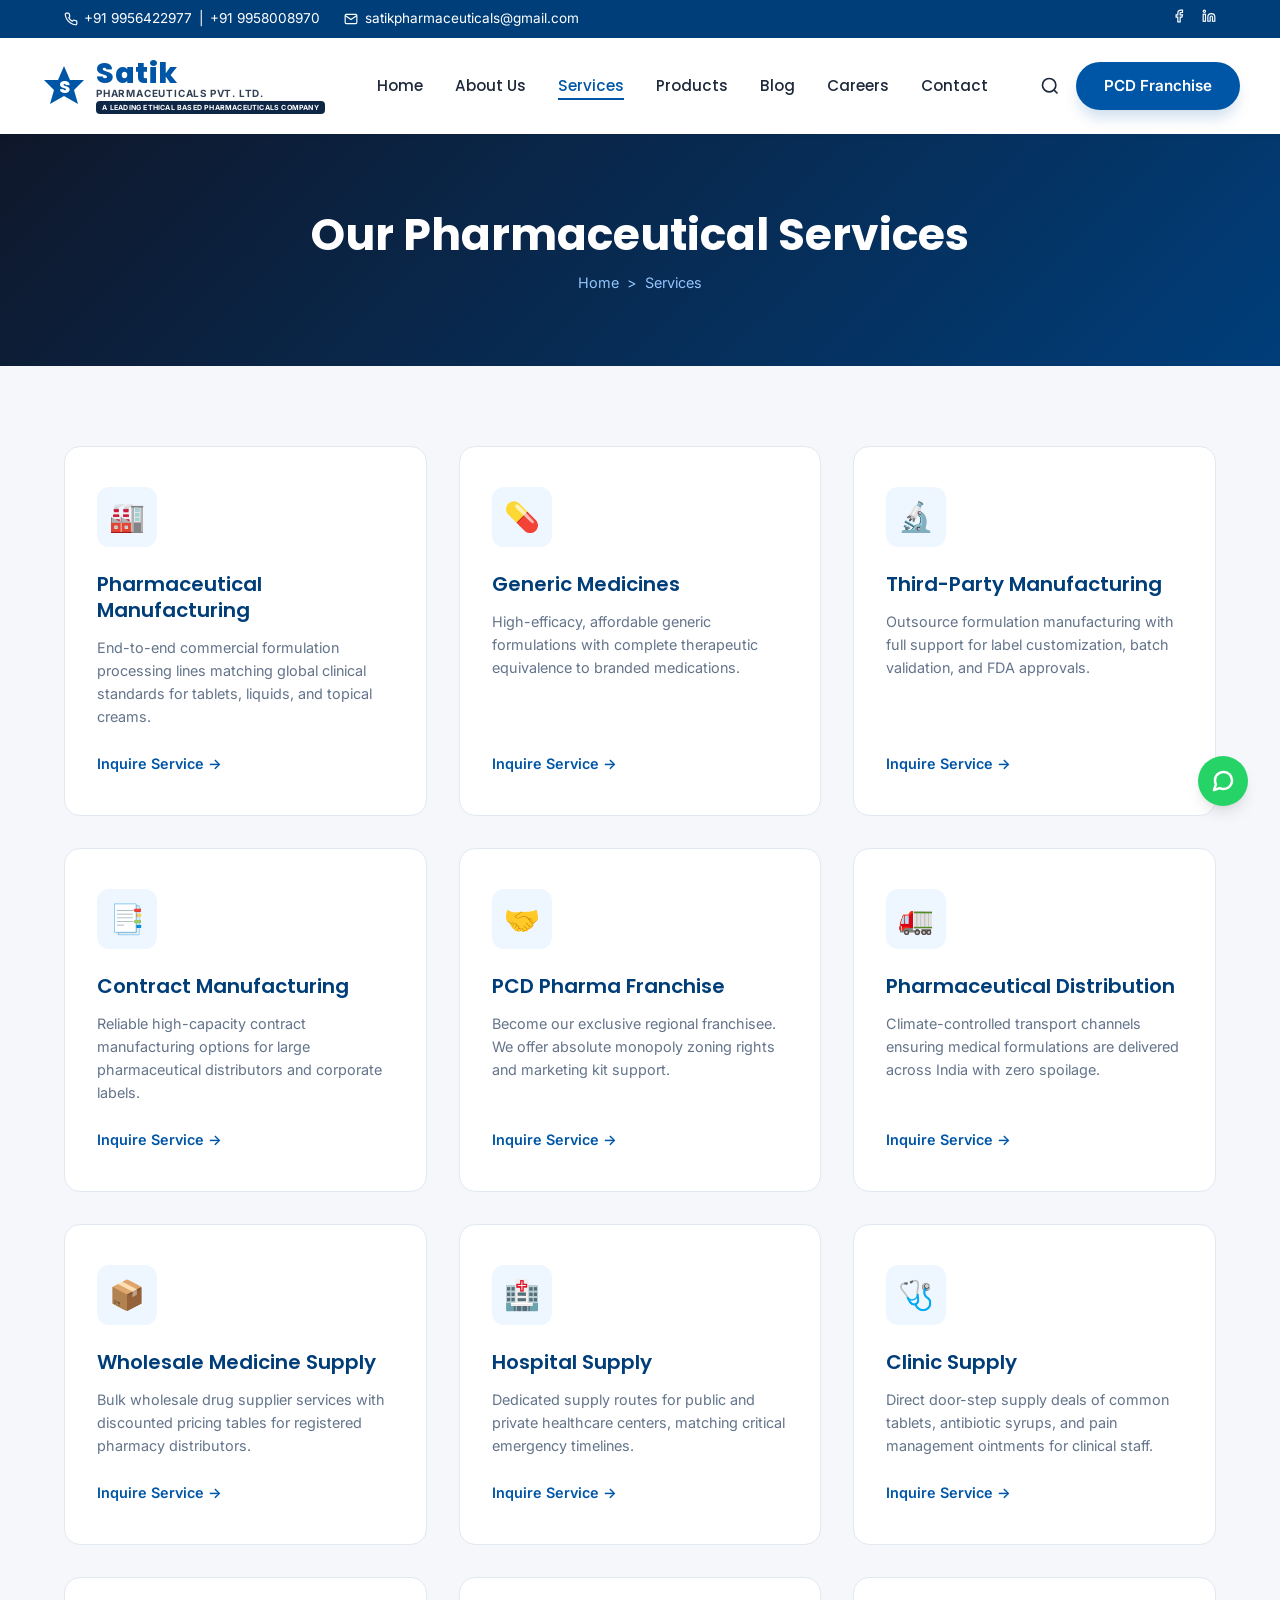
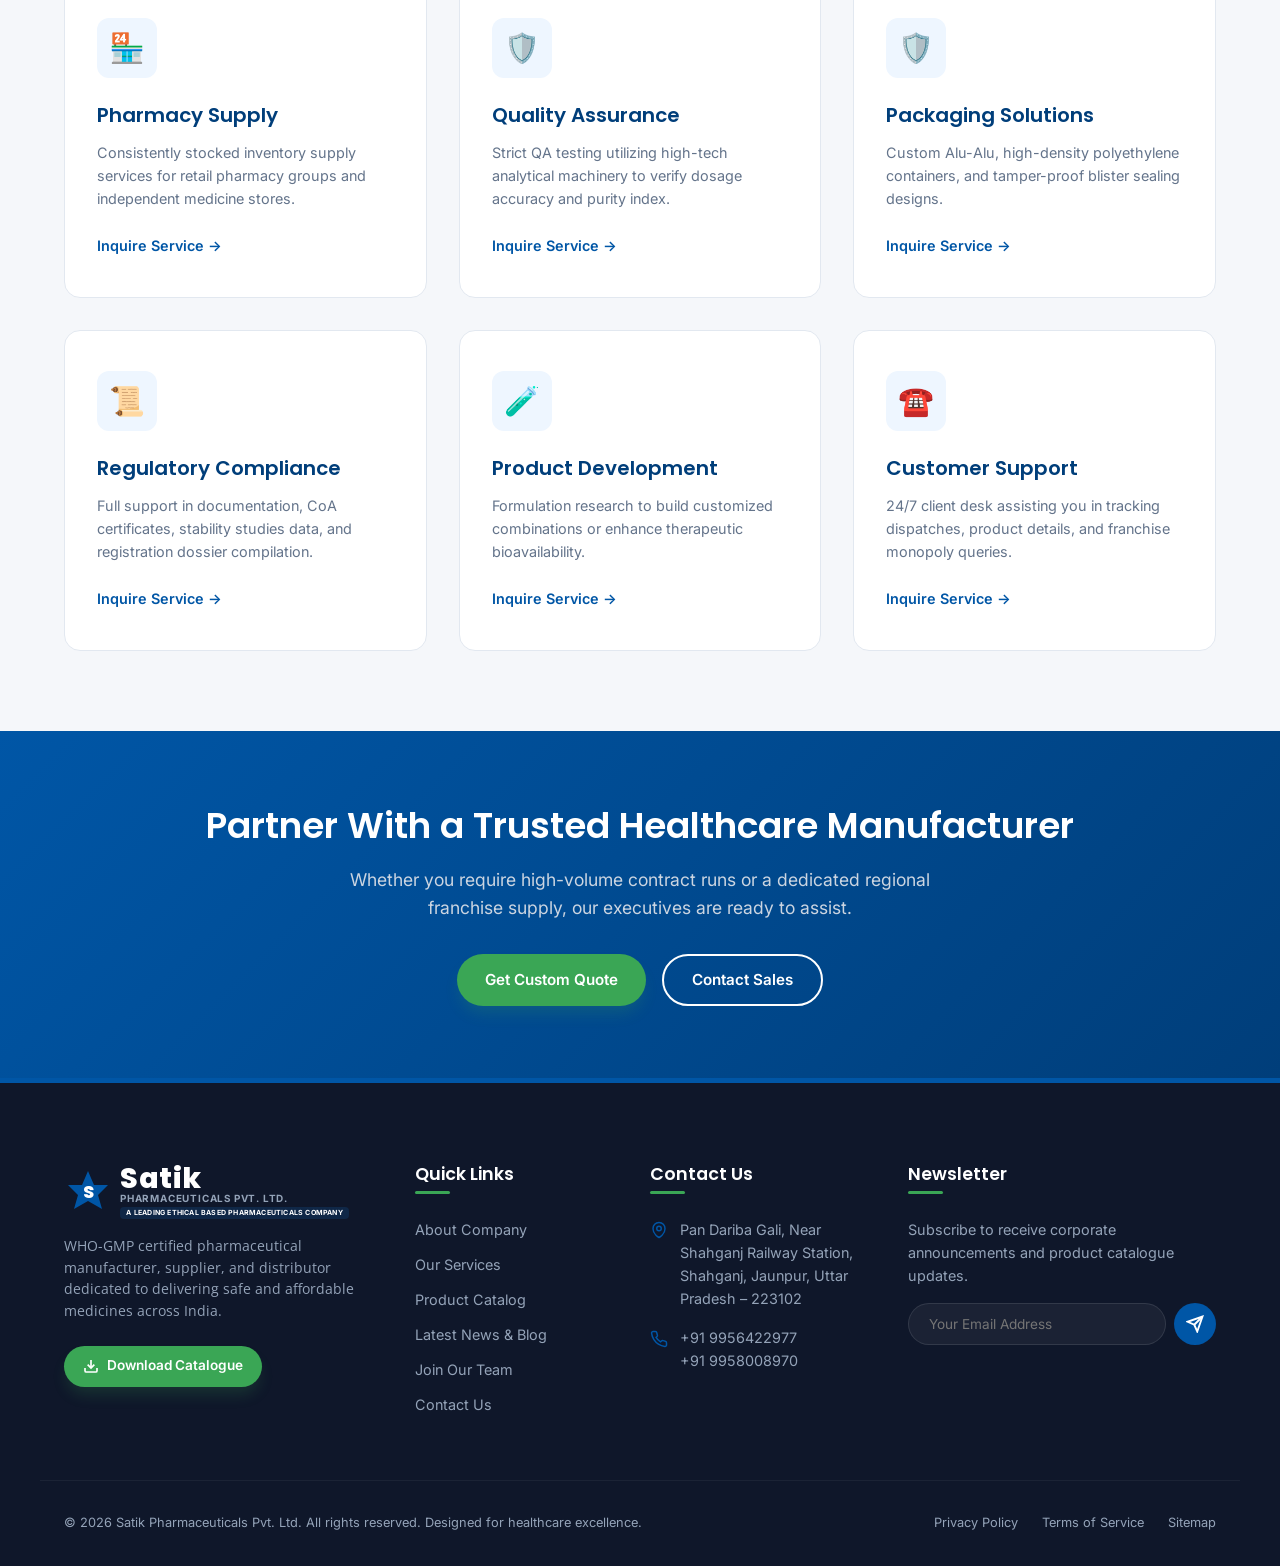
<file: services.html>
<!DOCTYPE html>
<html lang="en">
<head>
  <meta charset="UTF-8">
  <meta name="viewport" content="width=device-width, initial-scale=1.0">
  
  <title>Our Services | Satik Pharmaceuticals Pvt. Ltd.</title>
  <meta name="description" content="Explore the full commercial capabilities of Satik Pharmaceuticals Pvt. Ltd. from PCD Pharma Franchise to Third-Party Contract Manufacturing and wholesale hospital supplies.">
  <meta name="keywords" content="Third Party Pharma Manufacturing, PCD Pharma Franchise Jaunpur, Wholesale Medicine Supply, Contract Manufacturing India, Hospital Medicine Supplier">
  <meta name="author" content="Satik Pharmaceuticals Pvt. Ltd.">

  <!-- Stylesheet -->
  <link rel="stylesheet" href="css/style.css">
</head>
<body>

  <!-- Loading Animation -->
  <div id="loader-wrapper" class="loader-wrapper">
    <div class="loader"></div>
  </div>

  <!-- Header Top Bar -->
  <div class="header-top">
    <div class="container header-top-content">
      <div class="header-top-info">
        <span>
          <svg width="14" height="14" viewBox="0 0 24 24" fill="none" stroke="currentColor" stroke-width="2">
            <path d="M22 16.92v3a2 2 0 0 1-2.18 2 19.79 19.79 0 0 1-8.63-3.07 19.5 19.5 0 0 1-6-6 19.79 19.79 0 0 1-3.07-8.67A2 2 0 0 1 4.11 2h3a2 2 0 0 1 2 1.72 12.84 12.84 0 0 0 .7 2.81 2 2 0 0 1-.45 2.11L8.09 9.91a16 16 0 0 0 6 6l1.27-1.27a2 2 0 0 1 2.11-.45 12.84 12.84 0 0 0 2.81.7A2 2 0 0 1 22 16.92z"></path>
          </svg>
          <a href="tel:+919956422977">+91 9956422977</a> | <a href="tel:+919958008970">+91 9958008970</a>
        </span>
        <span>
          <svg width="14" height="14" viewBox="0 0 24 24" fill="none" stroke="currentColor" stroke-width="2">
            <path d="M4 4h16c1.1 0 2 .9 2 2v12c0 1.1-.9 2-2 2H4c-1.1 0-2-.9-2-2V6c0-1.1.9-2 2-2z"></path>
            <polyline points="22,6 12,13 2,6"></polyline>
          </svg>
          <a href="mailto:satikpharmaceuticals@gmail.com">satikpharmaceuticals@gmail.com</a>
        </span>
      </div>
      <div class="header-top-socials">
        <a href="#" aria-label="Facebook">
          <svg width="14" height="14" viewBox="0 0 24 24" fill="none" stroke="currentColor" stroke-width="2">
            <path d="M18 2h-3a5 5 0 0 0-5 5v3H7v4h3v8h4v-8h3l1-4h-4V7a1 1 0 0 1 1-1h3z"></path>
          </svg>
        </a>
        <a href="#" aria-label="LinkedIn">
          <svg width="14" height="14" viewBox="0 0 24 24" fill="none" stroke="currentColor" stroke-width="2">
            <path d="M16 8a6 6 0 0 1 6 6v7h-4v-7a2 2 0 0 0-2-2 2 2 0 0 0-2 2v7h-4v-7a6 6 0 0 1 6-6z"></path>
            <rect x="2" y="9" width="4" height="12"></rect>
            <circle cx="4" cy="4" r="2"></circle>
          </svg>
        </a>
      </div>
    </div>
  </div>

  <!-- Main Navigation Header -->
  <header class="main-header">
    <div class="container navbar">
      <a href="index.html" class="logo">
        <div class="logo-wrapper">
          <div class="logo-icon-box">
            <svg class="logo-star" viewBox="0 0 24 24">
              <polygon points="12,2 15,9 22,9 17,14 19,21 12,17 5,21 7,14 2,9 9,9" fill="#0056A6"></polygon>
              <text x="12" y="15.5" font-family="'Poppins', sans-serif" font-weight="800" font-size="9" fill="#FFFFFF" text-anchor="middle">S</text>
            </svg>
          </div>
          <div class="logo-text-box">
            <span class="logo-brand-name">Satik</span>
            <span class="logo-sub-text">PHARMACEUTICALS PVT. LTD.</span>
            <span class="logo-tagline-box">A LEADING ETHICAL BASED PHARMACEUTICALS COMPANY</span>
          </div>
        </div>
      </a>

      <!-- Desktop Nav Menu -->
      <nav>
        <ul class="nav-menu" id="nav-menu">
          <li><a href="index.html" class="nav-link">Home</a></li>
          <li><a href="about.html" class="nav-link">About Us</a></li>
          <li><a href="services.html" class="nav-link active">Services</a></li>
          <li><a href="products.html" class="nav-link">Products</a></li>
          <li><a href="blog.html" class="nav-link">Blog</a></li>
          <li><a href="careers.html" class="nav-link">Careers</a></li>
          <li><a href="contact.html" class="nav-link">Contact</a></li>
        </ul>
      </nav>

      <div class="nav-actions">
        <button class="search-toggle" id="search-toggle" aria-label="Open Search">
          <svg width="20" height="20" viewBox="0 0 24 24" fill="none" stroke="currentColor" stroke-width="2">
            <circle cx="11" cy="11" r="8"></circle>
            <line x1="21" y1="21" x2="16.65" y2="16.65"></line>
          </svg>
        </button>
        <a href="#" class="btn btn-primary open-inquiry" data-product="Services Page General Query">PCD Franchise</a>
        <button class="menu-toggle" id="menu-toggle" aria-label="Toggle Menu">
          <span></span>
          <span></span>
          <span></span>
        </button>
      </div>
    </div>
  </header>

  <!-- Global Search Overlay -->
  <div class="search-overlay" id="search-overlay">
    <button class="search-overlay-close" id="search-overlay-close">&times;</button>
    <div class="search-container">
      <form id="search-form">
        <input type="text" class="search-input" id="search-input" placeholder="Search medicines, formulas or categories...">
        <button type="submit" class="search-btn" aria-label="Search">
          <svg width="24" height="24" viewBox="0 0 24 24" fill="none" stroke="currentColor" stroke-width="2.5">
            <circle cx="11" cy="11" r="8"></circle>
            <line x1="21" y1="21" x2="16.65" y2="16.65"></line>
          </svg>
        </button>
      </form>
    </div>
  </div>

  <!-- Page Banner -->
  <section class="page-banner">
    <div class="container">
      <h1>Our Pharmaceutical Services</h1>
      <div class="page-banner-breadcrumbs">
        <a href="index.html">Home</a> &gt; <span>Services</span>
      </div>
    </div>
  </section>

  <!-- Services Grid Section -->
  <section class="section">
    <div class="container">
      <div class="services-grid">
        
        <!-- Service 1 -->
        <div class="service-card">
          <div class="service-icon">🏭</div>
          <h3>Pharmaceutical Manufacturing</h3>
          <p>End-to-end commercial formulation processing lines matching global clinical standards for tablets, liquids, and topical creams.</p>
          <a href="#" class="btn-link open-inquiry" data-product="Pharmaceutical Manufacturing Service">Inquire Service &rarr;</a>
        </div>

        <!-- Service 2 -->
        <div class="service-card">
          <div class="service-icon">💊</div>
          <h3>Generic Medicines</h3>
          <p>High-efficacy, affordable generic formulations with complete therapeutic equivalence to branded medications.</p>
          <a href="#" class="btn-link open-inquiry" data-product="Generic Medicines Supply">Inquire Service &rarr;</a>
        </div>

        <!-- Service 3 -->
        <div class="service-card">
          <div class="service-icon">🔬</div>
          <h3>Third-Party Manufacturing</h3>
          <p>Outsource formulation manufacturing with full support for label customization, batch validation, and FDA approvals.</p>
          <a href="#" class="btn-link open-inquiry" data-product="Third-Party Manufacturing Contract">Inquire Service &rarr;</a>
        </div>

        <!-- Service 4 -->
        <div class="service-card">
          <div class="service-icon">📑</div>
          <h3>Contract Manufacturing</h3>
          <p>Reliable high-capacity contract manufacturing options for large pharmaceutical distributors and corporate labels.</p>
          <a href="#" class="btn-link open-inquiry" data-product="Contract Manufacturing Service">Inquire Service &rarr;</a>
        </div>

        <!-- Service 5 -->
        <div class="service-card">
          <div class="service-icon">🤝</div>
          <h3>PCD Pharma Franchise</h3>
          <p>Become our exclusive regional franchisee. We offer absolute monopoly zoning rights and marketing kit support.</p>
          <a href="#" class="btn-link open-inquiry" data-product="PCD Pharma Franchise Monopoly Request">Inquire Service &rarr;</a>
        </div>

        <!-- Service 6 -->
        <div class="service-card">
          <div class="service-icon">🚛</div>
          <h3>Pharmaceutical Distribution</h3>
          <p>Climate-controlled transport channels ensuring medical formulations are delivered across India with zero spoilage.</p>
          <a href="#" class="btn-link open-inquiry" data-product="Pharmaceutical Distribution Logistics">Inquire Service &rarr;</a>
        </div>

        <!-- Service 7 -->
        <div class="service-card">
          <div class="service-icon">📦</div>
          <h3>Wholesale Medicine Supply</h3>
          <p>Bulk wholesale drug supplier services with discounted pricing tables for registered pharmacy distributors.</p>
          <a href="#" class="btn-link open-inquiry" data-product="Wholesale Medicine Supply Contracts">Inquire Service &rarr;</a>
        </div>

        <!-- Service 8 -->
        <div class="service-card">
          <div class="service-icon">🏥</div>
          <h3>Hospital Supply</h3>
          <p>Dedicated supply routes for public and private healthcare centers, matching critical emergency timelines.</p>
          <a href="#" class="btn-link open-inquiry" data-product="Hospital Supply Procurement">Inquire Service &rarr;</a>
        </div>

        <!-- Service 9 -->
        <div class="service-card">
          <div class="service-icon">🩺</div>
          <h3>Clinic Supply</h3>
          <p>Direct door-step supply deals of common tablets, antibiotic syrups, and pain management ointments for clinical staff.</p>
          <a href="#" class="btn-link open-inquiry" data-product="Clinic Supply Contract">Inquire Service &rarr;</a>
        </div>

        <!-- Service 10 -->
        <div class="service-card">
          <div class="service-icon">🏪</div>
          <h3>Pharmacy Supply</h3>
          <p>Consistently stocked inventory supply services for retail pharmacy groups and independent medicine stores.</p>
          <a href="#" class="btn-link open-inquiry" data-product="Pharmacy Inventory Supply">Inquire Service &rarr;</a>
        </div>

        <!-- Service 11 -->
        <div class="service-card">
          <div class="service-icon">🛡️</div>
          <h3>Quality Assurance</h3>
          <p>Strict QA testing utilizing high-tech analytical machinery to verify dosage accuracy and purity index.</p>
          <a href="#" class="btn-link open-inquiry" data-product="Quality Assurance Support">Inquire Service &rarr;</a>
        </div>

        <!-- Service 12 -->
        <div class="service-card">
          <div class="service-icon">🛡️</div>
          <h3>Packaging Solutions</h3>
          <p>Custom Alu-Alu, high-density polyethylene containers, and tamper-proof blister sealing designs.</p>
          <a href="#" class="btn-link open-inquiry" data-product="Custom Packaging Solutions">Inquire Service &rarr;</a>
        </div>

        <!-- Service 13 -->
        <div class="service-card">
          <div class="service-icon">📜</div>
          <h3>Regulatory Compliance</h3>
          <p>Full support in documentation, CoA certificates, stability studies data, and registration dossier compilation.</p>
          <a href="#" class="btn-link open-inquiry" data-product="Regulatory Compliance Support">Inquire Service &rarr;</a>
        </div>

        <!-- Service 14 -->
        <div class="service-card">
          <div class="service-icon">🧪</div>
          <h3>Product Development</h3>
          <p>Formulation research to build customized combinations or enhance therapeutic bioavailability.</p>
          <a href="#" class="btn-link open-inquiry" data-product="New Product Formulation Development">Inquire Service &rarr;</a>
        </div>

        <!-- Service 15 -->
        <div class="service-card">
          <div class="service-icon">☎️</div>
          <h3>Customer Support</h3>
          <p>24/7 client desk assisting you in tracking dispatches, product details, and franchise monopoly queries.</p>
          <a href="#" class="btn-link open-inquiry" data-product="Customer Support Assistance">Inquire Service &rarr;</a>
        </div>

      </div>
    </div>
  </section>

  <!-- CTA Banner Section -->
  <section class="cta-banner">
    <div class="container">
      <h2>Partner With a Trusted Healthcare Manufacturer</h2>
      <p>Whether you require high-volume contract runs or a dedicated regional franchise supply, our executives are ready to assist.</p>
      <div style="display: flex; gap: 1rem; justify-content: center; flex-wrap: wrap;">
        <a href="#" class="btn btn-accent open-inquiry" data-product="Bulk Services Proposal">Get Custom Quote</a>
        <a href="contact.html" class="btn btn-outline-white">Contact Sales</a>
      </div>
    </div>
  </section>

  <!-- Footer -->
  <footer class="main-footer">
    <div class="container footer-top">
      <div class="footer-col">
        <div class="footer-about-logo">
          <a href="index.html" class="logo">
            <div class="logo-wrapper">
              <div class="logo-icon-box">
                <svg class="logo-star" viewBox="0 0 24 24">
                  <polygon points="12,2 15,9 22,9 17,14 19,21 12,17 5,21 7,14 2,9 9,9" fill="#0056A6"></polygon>
                  <text x="12" y="15.5" font-family="'Poppins', sans-serif" font-weight="800" font-size="9" fill="#FFFFFF" text-anchor="middle">S</text>
                </svg>
              </div>
              <div class="logo-text-box">
                <span class="logo-brand-name">Satik</span>
                <span class="logo-sub-text">PHARMACEUTICALS PVT. LTD.</span>
                <span class="logo-tagline-box">A LEADING ETHICAL BASED PHARMACEUTICALS COMPANY</span>
              </div>
            </div>
          </a>
        </div>
        <p class="footer-about-desc">WHO-GMP certified pharmaceutical manufacturer, supplier, and distributor dedicated to delivering safe and affordable medicines across India.</p>
        <a href="assets/docs/catalogue.pdf" download class="btn btn-primary btn-accent" style="font-size:0.85rem; padding:0.6rem 1.2rem;">
          <svg width="16" height="16" viewBox="0 0 24 24" fill="none" stroke="currentColor" stroke-width="2.5">
            <path d="M21 15v4a2 2 0 0 1-2 2H5a2 2 0 0 1-2-2v-4"></path>
            <polyline points="7 10 12 15 17 10"></polyline>
            <line x1="12" y1="15" x2="12" y2="3"></line>
          </svg>
          Download Catalogue
        </a>
      </div>
      <div class="footer-col">
        <h4>Quick Links</h4>
        <ul class="footer-links">
          <li><a href="about.html">About Company</a></li>
          <li><a href="services.html">Our Services</a></li>
          <li><a href="products.html">Product Catalog</a></li>
          <li><a href="blog.html">Latest News & Blog</a></li>
          <li><a href="careers.html">Join Our Team</a></li>
          <li><a href="contact.html">Contact Us</a></li>
        </ul>
      </div>
      <div class="footer-col">
        <h4>Contact Us</h4>
        <div class="footer-contact-info">
          <div class="footer-contact-item">
            <svg width="18" height="18" viewBox="0 0 24 24" fill="none" stroke="currentColor" stroke-width="2">
              <path d="M12 22s-8-4.5-8-11.8A8 8 0 0 1 12 2a8 8 0 0 1 8 8.2c0 7.3-8 11.8-8 11.8z"></path>
              <circle cx="12" cy="10" r="3"></circle>
            </svg>
            <p>Pan Dariba Gali, Near Shahganj Railway Station, Shahganj, Jaunpur, Uttar Pradesh – 223102</p>
          </div>
          <div class="footer-contact-item">
            <svg width="18" height="18" viewBox="0 0 24 24" fill="none" stroke="currentColor" stroke-width="2">
              <path d="M22 16.92v3a2 2 0 0 1-2.18 2 19.79 19.79 0 0 1-8.63-3.07 19.5 19.5 0 0 1-6-6 19.79 19.79 0 0 1-3.07-8.67A2 2 0 0 1 4.11 2h3a2 2 0 0 1 2 1.72 12.84 12.84 0 0 0 .7 2.81 2 2 0 0 1-.45 2.11L8.09 9.91a16 16 0 0 0 6 6l1.27-1.27a2 2 0 0 1 2.11-.45 12.84 12.84 0 0 0 2.81.7A2 2 0 0 1 22 16.92z"></path>
            </svg>
            <p>+91 9956422977<br>+91 9958008970</p>
          </div>
        </div>
      </div>
      <div class="footer-col">
        <h4>Newsletter</h4>
        <div class="footer-newsletter">
          <p>Subscribe to receive corporate announcements and product catalogue updates.</p>
          <form class="newsletter-form">
            <input type="email" class="newsletter-input" placeholder="Your Email Address" required>
            <button type="submit" class="newsletter-btn" aria-label="Subscribe">
              <svg width="18" height="18" viewBox="0 0 24 24" fill="none" stroke="currentColor" stroke-width="2.5">
                <line x1="22" y1="2" x2="11" y2="13"></line>
                <polygon points="22 2 15 22 11 13 2 9 22 2"></polygon>
              </svg>
            </button>
          </form>
        </div>
      </div>
    </div>
    <div class="container footer-bottom">
      <p class="footer-copyright">&copy; 2026 Satik Pharmaceuticals Pvt. Ltd. All rights reserved. Designed for healthcare excellence.</p>
      <div class="footer-bottom-links">
        <a href="#">Privacy Policy</a>
        <a href="#">Terms of Service</a>
        <a href="sitemap.xml">Sitemap</a>
      </div>
    </div>
  </footer>

  <!-- Floating Widgets (WhatsApp & Back to Top) -->
  <div class="floating-widgets">
    <a href="https://wa.me/919956422977?text=Hello%20Satik%20Pharmaceuticals,%20I%20am%20interested%20in%20your%20PCD%20Franchise/third-party%20manufacturing%20services.%20Please%20send%20details." class="widget-btn whatsapp-widget" target="_blank" aria-label="Chat on WhatsApp">
      <svg width="24" height="24" viewBox="0 0 24 24" fill="none" stroke="currentColor" stroke-width="2.5" stroke-linecap="round" stroke-linejoin="round">
        <path d="M21 11.5a8.38 8.38 0 0 1-.9 3.8 8.5 8.5 0 0 1-7.6 4.7 8.38 8.38 0 0 1-3.8-.9L3 21l1.9-5.7a8.38 8.38 0 0 1-.9-3.8 8.5 8.5 0 0 1 4.7-7.6 8.38 8.38 0 0 1 3.8-.9h.5a8.48 8.48 0 0 1 8 8v.5z"></path>
      </svg>
    </a>
    <button class="widget-btn back-to-top" id="back-to-top" aria-label="Back to Top">
      <svg width="24" height="24" viewBox="0 0 24 24" fill="none" stroke="currentColor" stroke-width="2.5" stroke-linecap="round" stroke-linejoin="round">
        <polyline points="18 15 12 9 6 15"></polyline>
      </svg>
    </button>
  </div>

  <!-- Global Inquiry Popup Modal -->
  <div class="modal-overlay" id="inquiry-modal">
    <div class="modal-container">
      <div class="modal-header">
        <h3>Submit Business Inquiry</h3>
        <p>Distributor partnerships, generic orders, & third-party contract work</p>
        <button class="modal-close" id="modal-close">&times;</button>
      </div>
      <div class="modal-body">
        <form id="modal-inquiry-form">
          <div class="form-row-2">
            <div class="form-group">
              <label for="inquiry-name">Full Name *</label>
              <input type="text" id="inquiry-name" class="form-control" required placeholder="Dr. / Mr. / Ms.">
            </div>
            <div class="form-group">
              <label for="inquiry-phone">Phone Number *</label>
              <input type="tel" id="inquiry-phone" class="form-control" required placeholder="+91">
            </div>
          </div>
          <div class="form-row-2">
            <div class="form-group">
              <label for="inquiry-email">Business Email *</label>
              <input type="email" id="inquiry-email" class="form-control" required placeholder="name@company.com">
            </div>
            <div class="form-group">
              <label for="inquiry-company">Company Name / Pharmacy</label>
              <input type="text" id="inquiry-company" class="form-control" placeholder="Hospital/Agency name">
            </div>
          </div>
          <div class="form-group">
            <label for="inquiry-subject">Inquiry Subject *</label>
            <input type="text" id="inquiry-subject" class="form-control" required placeholder="e.g. PCD Franchise, Generic supply">
          </div>
          <div class="form-group">
            <label for="inquiry-message">Your Message *</label>
            <textarea id="inquiry-message" class="form-control" required placeholder="Please outline your requirements in detail..."></textarea>
          </div>
          <button type="submit" class="btn btn-primary" style="width: 100%;">Submit Inquiry &rarr;</button>
        </form>
      </div>
    </div>
  </div>

  <!-- Scripts -->
  <script src="js/main.js"></script>
</body>
</html>
</file>
<file: css/style.css>
/* Import Google Fonts */
@import url('https://fonts.googleapis.com/css2?family=Inter:wght@300;400;500;600;700&family=Poppins:wght@300;400;500;600;700;800&family=Open+Sans:wght@300;400;500;600;700&display=swap');

/* CSS Variables */
:root {
  --color-primary: #0056A6;       /* Medical Blue */
  --color-primary-light: #eef6ff; /* Soft Light Blue */
  --color-primary-dark: #003e7a;  /* Deep Blue */
  --color-secondary: #FFFFFF;     /* White */
  --color-accent: #3AA655;        /* Healthcare Green */
  --color-accent-light: #e8f7ed;  /* Soft Light Green */
  --color-accent-dark: #2d8242;   /* Deep Green */
  --color-bg: #F5F7FA;            /* Light Gray Background */
  --color-text-dark: #1E293B;     /* Slate-800 for main body text */
  --color-text-muted: #64748B;    /* Slate-500 for captions, subtitles */
  --color-border: #E2E8F0;        /* Slate-200 for clean borders */
  --color-glass-bg: rgba(255, 255, 255, 0.85);
  --color-glass-border: rgba(255, 255, 255, 0.4);
  
  /* Fonts */
  --font-heading: 'Poppins', sans-serif;
  --font-body: 'Inter', sans-serif;
  --font-sub: 'Open Sans', sans-serif;

  /* Shadows */
  --shadow-sm: 0 2px 4px rgba(0, 0, 0, 0.05);
  --shadow-md: 0 4px 6px -1px rgba(0, 0, 0, 0.08), 0 2px 4px -1px rgba(0, 0, 0, 0.04);
  --shadow-lg: 0 10px 15px -3px rgba(0, 0, 0, 0.1), 0 4px 6px -2px rgba(0, 0, 0, 0.05);
  --shadow-xl: 0 20px 25px -5px rgba(0, 0, 0, 0.1), 0 10px 10px -5px rgba(0, 0, 0, 0.04);
  --shadow-primary: 0 10px 15px -3px rgba(0, 86, 166, 0.2);

  /* Transitions */
  --transition-fast: 0.2s cubic-bezier(0.4, 0, 0.2, 1);
  --transition-normal: 0.3s cubic-bezier(0.4, 0, 0.2, 1);
  --transition-slow: 0.5s cubic-bezier(0.4, 0, 0.2, 1);
}

/* Reset & Base Styles */
* {
  margin: 0;
  padding: 0;
  box-sizing: border-box;
}

html {
  scroll-behavior: smooth;
  font-size: 16px;
}

body {
  font-family: var(--font-body);
  background-color: var(--color-bg);
  color: var(--color-text-dark);
  line-height: 1.6;
  overflow-x: hidden;
}

h1, h2, h3, h4, h5, h6 {
  font-family: var(--font-heading);
  font-weight: 600;
  line-height: 1.3;
}

a {
  color: inherit;
  text-decoration: none;
  transition: var(--transition-fast);
}

img {
  max-width: 100%;
  height: auto;
  display: block;
}

button, input, textarea, select {
  font-family: inherit;
  font-size: inherit;
  outline: none;
  border: none;
}

/* Layout Utilities */
.container {
  width: 100%;
  max-width: 1200px;
  margin: 0 auto;
  padding: 0 1.5rem;
}

.section {
  padding: 5rem 0;
}

.section-bg {
  background-color: var(--color-secondary);
}

.section-header {
  text-align: center;
  margin-bottom: 3.5rem;
  max-width: 700px;
  margin-left: auto;
  margin-right: auto;
}

.section-title {
  font-size: 2.25rem;
  color: var(--color-primary-dark);
  margin-bottom: 1rem;
  position: relative;
  display: inline-block;
}

.section-title::after {
  content: '';
  position: absolute;
  left: 50%;
  bottom: -10px;
  transform: translateX(-50%);
  width: 60px;
  height: 4px;
  background-color: var(--color-accent);
  border-radius: 2px;
}

.section-subtitle {
  font-size: 1.1rem;
  color: var(--color-text-muted);
  font-family: var(--font-sub);
  margin-top: 1rem;
}

/* Button Component */
.btn {
  display: inline-flex;
  align-items: center;
  justify-content: center;
  padding: 0.75rem 1.75rem;
  font-weight: 600;
  border-radius: 50px;
  cursor: pointer;
  transition: var(--transition-normal);
  font-size: 0.95rem;
  gap: 0.5rem;
}

.btn-primary {
  background-color: var(--color-primary);
  color: var(--color-secondary);
  box-shadow: var(--shadow-primary);
}

.btn-primary:hover {
  background-color: var(--color-primary-dark);
  transform: translateY(-2px);
  box-shadow: 0 12px 20px -3px rgba(0, 86, 166, 0.3);
}

.btn-secondary {
  background-color: var(--color-secondary);
  color: var(--color-primary);
  border: 2px solid var(--color-primary);
}

.btn-secondary:hover {
  background-color: var(--color-primary-light);
  transform: translateY(-2px);
}

.btn-accent {
  background-color: var(--color-accent);
  color: var(--color-secondary);
  box-shadow: 0 10px 15px -3px rgba(58, 166, 85, 0.2);
}

.btn-accent:hover {
  background-color: var(--color-accent-dark);
  transform: translateY(-2px);
  box-shadow: 0 12px 20px -3px rgba(58, 166, 85, 0.3);
}

.btn-outline-white {
  background-color: transparent;
  color: var(--color-secondary);
  border: 2px solid var(--color-secondary);
}

.btn-outline-white:hover {
  background-color: var(--color-secondary);
  color: var(--color-primary);
  transform: translateY(-2px);
}

/* Header & Navigation */
.header-top {
  background-color: var(--color-primary-dark);
  color: var(--color-secondary);
  padding: 0.5rem 0;
  font-size: 0.85rem;
}

.header-top-content {
  display: flex;
  justify-content: space-between;
  align-items: center;
}

.header-top-info {
  display: flex;
  gap: 1.5rem;
}

.header-top-info span {
  display: flex;
  align-items: center;
  gap: 0.4rem;
}

.header-top-socials {
  display: flex;
  gap: 1rem;
}

.main-header {
  background-color: var(--color-secondary);
  box-shadow: var(--shadow-sm);
  position: relative;
  z-index: 100;
  transition: var(--transition-normal);
}

.main-header.sticky {
  position: fixed;
  top: 0;
  left: 0;
  right: 0;
  box-shadow: var(--shadow-md);
  animation: slideDown 0.4s ease-out;
  border-bottom: 1px solid var(--color-border);
}

@keyframes slideDown {
  from { transform: translateY(-100%); }
  to { transform: translateY(0); }
}

.navbar {
  display: flex;
  justify-content: space-between;
  align-items: center;
  padding: 1.25rem 0;
}

/* Logo Styling matching the user's custom brand image */
.logo {
  display: flex;
  align-items: center;
  gap: 0.75rem;
}

.logo-wrapper {
  display: flex;
  align-items: center;
  gap: 0.5rem;
}

.logo-icon-box {
  width: 48px;
  height: 48px;
  display: flex;
  align-items: center;
  justify-content: center;
  flex-shrink: 0;
}

.logo-star {
  width: 100%;
  height: 100%;
}

.logo-text-box {
  display: flex;
  flex-direction: column;
  line-height: 1.1;
}

.logo-brand-name {
  font-family: 'Poppins', sans-serif;
  font-weight: 800;
  font-size: 1.8rem;
  color: #0056A6; /* Primary blue color of Satik star logo */
  letter-spacing: 0.5px;
}

.logo-sub-text {
  font-family: 'Inter', sans-serif;
  font-weight: 700;
  font-size: 0.62rem;
  color: #334155;
  letter-spacing: 0.8px;
  margin-top: -0.1rem;
}

.logo-tagline-box {
  font-family: 'Inter', sans-serif;
  font-weight: 700;
  font-size: 0.44rem;
  background-color: #0f2747;
  color: #ffffff;
  padding: 0.15rem 0.4rem;
  border-radius: 4px;
  margin-top: 0.15rem;
  text-transform: uppercase;
  letter-spacing: 0.2px;
  display: inline-block;
  width: max-content;
}

/* Handle light text for logo in footer */
.main-footer .logo-brand-name {
  color: #ffffff;
}

.main-footer .logo-sub-text {
  color: #94a3b8;
}

.nav-menu {
  display: flex;
  list-style: none;
  gap: 2rem;
  align-items: center;
}

.nav-link {
  font-family: var(--font-heading);
  font-weight: 500;
  font-size: 0.95rem;
  color: var(--color-text-dark);
  position: relative;
  padding: 0.25rem 0;
}

.nav-link::after {
  content: '';
  position: absolute;
  bottom: 0;
  left: 0;
  width: 0;
  height: 2px;
  background-color: var(--color-primary);
  transition: var(--transition-fast);
}

.nav-link:hover, .nav-link.active {
  color: var(--color-primary);
}

.nav-link:hover::after, .nav-link.active::after {
  width: 100%;
}

.nav-actions {
  display: flex;
  align-items: center;
  gap: 1rem;
}

.search-toggle {
  background: transparent;
  color: var(--color-text-dark);
  font-size: 1.2rem;
  cursor: pointer;
  display: flex;
  align-items: center;
  transition: var(--transition-fast);
}

.search-toggle:hover {
  color: var(--color-primary);
}

.menu-toggle {
  display: none;
  flex-direction: column;
  justify-content: space-between;
  width: 25px;
  height: 18px;
  background: transparent;
  cursor: pointer;
}

.menu-toggle span {
  width: 100%;
  height: 3px;
  background-color: var(--color-text-dark);
  border-radius: 2px;
  transition: var(--transition-fast);
}

/* Global Search Overlay */
.search-overlay {
  position: fixed;
  top: 0;
  left: 0;
  width: 100%;
  height: 100%;
  background-color: rgba(15, 23, 42, 0.95);
  backdrop-filter: blur(8px);
  z-index: 1000;
  display: flex;
  justify-content: center;
  align-items: center;
  opacity: 0;
  pointer-events: none;
  transition: var(--transition-normal);
}

.search-overlay.active {
  opacity: 1;
  pointer-events: auto;
}

.search-overlay-close {
  position: absolute;
  top: 2rem;
  right: 2rem;
  color: var(--color-secondary);
  font-size: 2.5rem;
  background: transparent;
  cursor: pointer;
}

.search-container {
  width: 90%;
  max-width: 600px;
  position: relative;
}

.search-input {
  width: 100%;
  background: transparent;
  border-bottom: 2px solid var(--color-secondary);
  color: var(--color-secondary);
  padding: 1rem 0;
  font-size: 1.5rem;
  padding-right: 3rem;
}

.search-btn {
  position: absolute;
  right: 0;
  top: 50%;
  transform: translateY(-50%);
  background: transparent;
  color: var(--color-secondary);
  font-size: 1.5rem;
  cursor: pointer;
}

/* Hero Section */
.hero {
  position: relative;
  background-color: #0f172a;
  min-height: 80vh;
  display: flex;
  align-items: center;
  color: var(--color-secondary);
  padding: 6rem 0;
  overflow: hidden;
}

.hero-bg {
  position: absolute;
  top: 0;
  left: 0;
  width: 100%;
  height: 100%;
  z-index: 1;
  background-size: cover;
  background-position: center;
  opacity: 0.35;
}

.hero-bg::after {
  content: '';
  position: absolute;
  top: 0;
  left: 0;
  width: 100%;
  height: 100%;
  background: linear-gradient(135deg, rgba(15, 23, 42, 0.9) 0%, rgba(0, 86, 166, 0.4) 100%);
}

.hero .container {
  position: relative;
  z-index: 2;
}

.hero-grid {
  display: grid;
  grid-template-columns: 1.2fr 0.8fr;
  gap: 2rem;
  align-items: center;
}

.hero-content {
  animation: fadeInUp 0.8s ease-out;
}

@keyframes fadeInUp {
  from { opacity: 0; transform: translateY(20px); }
  to { opacity: 1; transform: translateY(0); }
}

.hero-tagline {
  background-color: rgba(58, 166, 85, 0.25);
  border: 1px solid var(--color-accent);
  color: #a7f3d0;
  padding: 0.4rem 1rem;
  border-radius: 50px;
  font-weight: 600;
  font-size: 0.85rem;
  display: inline-flex;
  align-items: center;
  gap: 0.5rem;
  text-transform: uppercase;
  letter-spacing: 1px;
  margin-bottom: 1.5rem;
}

.hero h1 {
  font-size: 3.25rem;
  font-weight: 800;
  line-height: 1.2;
  margin-bottom: 1.5rem;
}

.hero h1 span {
  color: #38bdf8;
}

.hero-desc {
  font-size: 1.2rem;
  color: #e2e8f0;
  margin-bottom: 2.5rem;
  font-family: var(--font-sub);
}

.hero-btns {
  display: flex;
  gap: 1rem;
  flex-wrap: wrap;
}

.hero-badge-container {
  display: flex;
  justify-content: flex-end;
  animation: fadeInUp 1s ease-out;
}

.hero-badge {
  background: rgba(255, 255, 255, 0.1);
  border: 1px solid var(--color-glass-border);
  backdrop-filter: blur(10px);
  padding: 2rem;
  border-radius: 20px;
  max-width: 320px;
  box-shadow: var(--shadow-xl);
}

.hero-badge-item {
  display: flex;
  gap: 1rem;
  align-items: flex-start;
  margin-bottom: 1.5rem;
}

.hero-badge-item:last-child {
  margin-bottom: 0;
}

.hero-badge-icon {
  background-color: var(--color-primary);
  color: var(--color-secondary);
  width: 45px;
  height: 45px;
  border-radius: 50%;
  display: flex;
  align-items: center;
  justify-content: center;
  font-size: 1.25rem;
  flex-shrink: 0;
}

.hero-badge-title {
  font-weight: 600;
  font-size: 1rem;
  margin-bottom: 0.25rem;
  color: var(--color-secondary);
}

.hero-badge-desc {
  font-size: 0.85rem;
  color: #cbd5e1;
}

/* Stats Section */
.stats {
  background-color: var(--color-secondary);
  padding: 3rem 0;
  margin-top: -3rem;
  position: relative;
  z-index: 5;
  border-radius: 15px;
  box-shadow: var(--shadow-lg);
  border: 1px solid var(--color-border);
}

.stats-grid {
  display: grid;
  grid-template-columns: repeat(4, 1fr);
  gap: 2rem;
  text-align: center;
}

.stats-item h3 {
  font-size: 2.5rem;
  font-weight: 800;
  color: var(--color-primary);
  margin-bottom: 0.25rem;
}

.stats-item p {
  color: var(--color-text-muted);
  font-size: 0.95rem;
  font-weight: 600;
}

/* About Snippet Section */
.about-section {
  display: grid;
  grid-template-columns: 1fr 1fr;
  gap: 4rem;
  align-items: center;
}

.about-img {
  position: relative;
}

.about-img img {
  border-radius: 20px;
  box-shadow: var(--shadow-xl);
}

.about-img-badge {
  position: absolute;
  bottom: -20px;
  right: -20px;
  background-color: var(--color-accent);
  color: var(--color-secondary);
  padding: 1.5rem 2rem;
  border-radius: 15px;
  box-shadow: var(--shadow-lg);
  text-align: center;
  font-weight: 700;
  animation: float 4s ease-in-out infinite;
}

@keyframes float {
  0% { transform: translateY(0px); }
  50% { transform: translateY(-10px); }
  100% { transform: translateY(0px); }
}

.about-img-badge span {
  display: block;
  font-size: 2rem;
  line-height: 1;
}

.about-content h2 {
  font-size: 2.25rem;
  color: var(--color-primary-dark);
  margin-bottom: 1.5rem;
}

.about-content p {
  color: var(--color-text-muted);
  margin-bottom: 1.5rem;
}

.about-bullets {
  list-style: none;
  margin-bottom: 2rem;
}

.about-bullets li {
  display: flex;
  align-items: center;
  gap: 0.75rem;
  font-weight: 500;
  margin-bottom: 0.75rem;
  color: var(--color-text-dark);
}

.about-bullets li svg {
  color: var(--color-accent);
}

/* Services Page & Service Cards */
.services-grid {
  display: grid;
  grid-template-columns: repeat(auto-fill, minmax(280px, 1fr));
  gap: 2rem;
}

.service-card {
  background-color: var(--color-secondary);
  border: 1px solid var(--color-border);
  border-radius: 16px;
  padding: 2.5rem 2rem;
  transition: var(--transition-normal);
  position: relative;
  overflow: hidden;
  display: flex;
  flex-direction: column;
}

.service-card::after {
  content: '';
  position: absolute;
  top: 0;
  left: 0;
  width: 100%;
  height: 4px;
  background-color: var(--color-primary);
  transform: scaleX(0);
  transform-origin: left;
  transition: var(--transition-normal);
}

.service-card:hover {
  transform: translateY(-5px);
  box-shadow: var(--shadow-lg);
  border-color: transparent;
}

.service-card:hover::after {
  transform: scaleX(1);
}

.service-icon {
  width: 60px;
  height: 60px;
  background-color: var(--color-primary-light);
  border-radius: 12px;
  display: flex;
  align-items: center;
  justify-content: center;
  font-size: 1.8rem;
  color: var(--color-primary);
  margin-bottom: 1.5rem;
  transition: var(--transition-normal);
}

.service-card:hover .service-icon {
  background-color: var(--color-primary);
  color: var(--color-secondary);
}

.service-card h3 {
  font-size: 1.25rem;
  margin-bottom: 0.8rem;
  color: var(--color-primary-dark);
}

.service-card p {
  color: var(--color-text-muted);
  font-size: 0.9rem;
  margin-bottom: 1.5rem;
  flex-grow: 1;
}

.service-card .btn-link {
  font-weight: 600;
  color: var(--color-primary);
  display: flex;
  align-items: center;
  gap: 0.3rem;
  font-size: 0.9rem;
}

.service-card .btn-link:hover {
  color: var(--color-accent);
}

/* Why Choose Us Cards */
.wcu-grid {
  display: grid;
  grid-template-columns: repeat(auto-fill, minmax(260px, 1fr));
  gap: 2rem;
}

.wcu-card {
  background: var(--color-secondary);
  border-radius: 16px;
  padding: 2rem;
  box-shadow: var(--shadow-sm);
  transition: var(--transition-normal);
  text-align: center;
  border: 1px solid var(--color-border);
}

.wcu-card:hover {
  transform: scale(1.03);
  box-shadow: var(--shadow-md);
}

.wcu-icon-box {
  width: 70px;
  height: 70px;
  background-color: var(--color-accent-light);
  border-radius: 50%;
  color: var(--color-accent);
  display: flex;
  align-items: center;
  justify-content: center;
  font-size: 2rem;
  margin: 0 auto 1.5rem;
}

.wcu-card h3 {
  font-size: 1.15rem;
  color: var(--color-primary-dark);
  margin-bottom: 0.75rem;
}

.wcu-card p {
  color: var(--color-text-muted);
  font-size: 0.88rem;
}

/* Quality Assurance Section */
.qa {
  background: linear-gradient(135deg, var(--color-primary-dark) 0%, #061c36 100%);
  color: var(--color-secondary);
}

.qa-grid {
  display: grid;
  grid-template-columns: 1fr 1.2fr;
  gap: 4rem;
  align-items: center;
}

.qa-content h2 {
  font-size: 2.5rem;
  margin-bottom: 1.5rem;
}

.qa-content p {
  color: #cbd5e1;
  margin-bottom: 2rem;
}

.qa-list {
  display: flex;
  flex-direction: column;
  gap: 1.5rem;
}

.qa-list-item {
  display: flex;
  gap: 1rem;
}

.qa-list-icon {
  background-color: var(--color-accent);
  color: var(--color-secondary);
  width: 40px;
  height: 40px;
  border-radius: 50%;
  display: flex;
  align-items: center;
  justify-content: center;
  font-size: 1.1rem;
  flex-shrink: 0;
}

.qa-list-info h4 {
  font-size: 1.1rem;
  margin-bottom: 0.25rem;
  color: var(--color-secondary);
}

.qa-list-info p {
  font-size: 0.9rem;
  color: #94a3b8;
  margin: 0;
}

.qa-img-wrapper img {
  border-radius: 20px;
  box-shadow: var(--shadow-xl);
  border: 4px solid rgba(255, 255, 255, 0.1);
}

/* Our Process Section */
.process-steps {
  display: grid;
  grid-template-columns: repeat(6, 1fr);
  gap: 1rem;
  position: relative;
}

.process-steps::after {
  content: '';
  position: absolute;
  top: 40px;
  left: 10%;
  width: 80%;
  height: 4px;
  background-color: var(--color-border);
  z-index: 1;
}

.process-step {
  text-align: center;
  position: relative;
  z-index: 2;
}

.process-number {
  width: 80px;
  height: 80px;
  border-radius: 50%;
  background-color: var(--color-secondary);
  border: 4px solid var(--color-border);
  color: var(--color-text-muted);
  font-weight: 700;
  font-size: 1.5rem;
  display: flex;
  align-items: center;
  justify-content: center;
  margin: 0 auto 1.5rem;
  transition: var(--transition-normal);
  box-shadow: var(--shadow-sm);
}

.process-step:hover .process-number {
  border-color: var(--color-primary);
  color: var(--color-primary);
  background-color: var(--color-primary-light);
  transform: translateY(-5px);
  box-shadow: var(--shadow-md);
}

.process-step h4 {
  font-size: 1.05rem;
  color: var(--color-primary-dark);
  margin-bottom: 0.5rem;
}

.process-step p {
  color: var(--color-text-muted);
  font-size: 0.85rem;
}

/* Testimonials Carousel */
.testimonials-grid {
  display: grid;
  grid-template-columns: repeat(auto-fit, minmax(320px, 1fr));
  gap: 2rem;
}

.testimonial-card {
  background: var(--color-secondary);
  border: 1px solid var(--color-border);
  border-radius: 20px;
  padding: 2.5rem;
  box-shadow: var(--shadow-md);
  position: relative;
}

.testimonial-rating {
  color: #FBBF24;
  margin-bottom: 1.25rem;
  font-size: 1.1rem;
}

.testimonial-content {
  font-family: var(--font-sub);
  color: var(--color-text-dark);
  font-style: italic;
  font-size: 0.95rem;
  margin-bottom: 1.5rem;
}

.testimonial-user {
  display: flex;
  align-items: center;
  gap: 1rem;
}

.testimonial-avatar {
  width: 50px;
  height: 50px;
  border-radius: 50%;
  background-color: var(--color-primary-light);
  color: var(--color-primary);
  display: flex;
  align-items: center;
  justify-content: center;
  font-weight: 700;
  font-size: 1.2rem;
}

.testimonial-meta h4 {
  font-size: 1rem;
  color: var(--color-primary-dark);
  margin: 0;
}

.testimonial-meta p {
  font-size: 0.8rem;
  color: var(--color-text-muted);
  margin: 0;
}

/* FAQs Section */
.faq-accordion {
  max-width: 800px;
  margin: 0 auto;
  display: flex;
  flex-direction: column;
  gap: 1rem;
}

.faq-item {
  background: var(--color-secondary);
  border: 1px solid var(--color-border);
  border-radius: 12px;
  overflow: hidden;
  transition: var(--transition-normal);
}

.faq-header {
  padding: 1.25rem 1.75rem;
  display: flex;
  justify-content: space-between;
  align-items: center;
  cursor: pointer;
  background-color: var(--color-secondary);
}

.faq-header h3 {
  font-size: 1.05rem;
  color: var(--color-primary-dark);
  margin: 0;
}

.faq-icon-toggle {
  font-size: 1.2rem;
  color: var(--color-primary);
  transition: var(--transition-normal);
}

.faq-body {
  max-height: 0;
  overflow: hidden;
  transition: max-height 0.3s ease-out;
  padding: 0 1.75rem;
}

.faq-body p {
  color: var(--color-text-muted);
  font-size: 0.92rem;
  padding-bottom: 1.25rem;
  margin: 0;
}

.faq-item.active {
  box-shadow: var(--shadow-md);
  border-color: var(--color-primary-light);
}

.faq-item.active .faq-icon-toggle {
  transform: rotate(180deg);
}

.faq-item.active .faq-body {
  max-height: 200px; /* Adjust as needed */
}

/* Call to Action (CTA) Banner */
.cta-banner {
  background: linear-gradient(135deg, var(--color-primary) 0%, var(--color-primary-dark) 100%);
  color: var(--color-secondary);
  text-align: center;
  padding: 4.5rem 0;
}

.cta-banner h2 {
  font-size: 2.25rem;
  margin-bottom: 1rem;
}

.cta-banner p {
  color: #cbd5e1;
  font-size: 1.1rem;
  max-width: 600px;
  margin: 0 auto 2rem;
}

/* Products Page styling (Filter, Search, Grid) */
.products-layout {
  display: grid;
  grid-template-columns: 280px 1fr;
  gap: 2.5rem;
}

.products-sidebar {
  background-color: var(--color-secondary);
  border: 1px solid var(--color-border);
  border-radius: 16px;
  padding: 2rem;
  height: fit-content;
  position: sticky;
  top: 100px;
}

.sidebar-title {
  font-size: 1.15rem;
  margin-bottom: 1.25rem;
  color: var(--color-primary-dark);
  font-weight: 700;
  border-bottom: 2px solid var(--color-border);
  padding-bottom: 0.5rem;
}

.filter-search-box {
  position: relative;
  margin-bottom: 1.5rem;
}

.filter-search-input {
  width: 100%;
  border: 1px solid var(--color-border);
  border-radius: 50px;
  padding: 0.6rem 1.25rem;
  padding-right: 2.5rem;
  font-size: 0.9rem;
  color: var(--color-text-dark);
}

.filter-search-btn {
  position: absolute;
  right: 1.25rem;
  top: 50%;
  transform: translateY(-50%);
  color: var(--color-text-muted);
  cursor: pointer;
  background: transparent;
}

.category-list {
  list-style: none;
  display: flex;
  flex-direction: column;
  gap: 0.5rem;
}

.category-item button {
  width: 100%;
  text-align: left;
  background: transparent;
  padding: 0.6rem 1rem;
  border-radius: 8px;
  cursor: pointer;
  font-size: 0.9rem;
  color: var(--color-text-dark);
  font-weight: 500;
  transition: var(--transition-fast);
  display: flex;
  justify-content: space-between;
  align-items: center;
}

.category-item button:hover,
.category-item.active button {
  background-color: var(--color-primary-light);
  color: var(--color-primary);
}

.category-item.active button::after {
  content: '●';
  font-size: 0.6rem;
  color: var(--color-accent);
}

.products-catalog-area {
  display: flex;
  flex-direction: column;
  gap: 2rem;
}

.catalog-actions-bar {
  display: flex;
  justify-content: space-between;
  align-items: center;
  background-color: var(--color-secondary);
  border: 1px solid var(--color-border);
  padding: 1rem 1.5rem;
  border-radius: 12px;
}

.catalog-status-text {
  font-size: 0.95rem;
  font-weight: 500;
  color: var(--color-text-muted);
}

.products-grid {
  display: grid;
  grid-template-columns: repeat(auto-fill, minmax(250px, 1fr));
  gap: 2rem;
}

.product-card {
  background-color: var(--color-secondary);
  border: 1px solid var(--color-border);
  border-radius: 16px;
  overflow: hidden;
  box-shadow: var(--shadow-sm);
  transition: var(--transition-normal);
  display: flex;
  flex-direction: column;
}

.product-card:hover {
  transform: translateY(-5px);
  box-shadow: var(--shadow-md);
}

.product-image-box {
  height: 200px;
  background-color: #e2e8f0;
  position: relative;
  overflow: hidden;
}

.product-image-box img {
  width: 100%;
  height: 100%;
  object-fit: cover;
  transition: var(--transition-slow);
}

.product-card:hover .product-image-box img {
  transform: scale(1.08);
}

.product-category-tag {
  position: absolute;
  top: 1rem;
  left: 1rem;
  background-color: var(--color-primary);
  color: var(--color-secondary);
  font-size: 0.75rem;
  font-weight: 600;
  padding: 0.25rem 0.75rem;
  border-radius: 50px;
  text-transform: uppercase;
}

.product-info-box {
  padding: 1.5rem;
  display: flex;
  flex-direction: column;
  flex-grow: 1;
}

.product-title {
  font-size: 1.15rem;
  font-weight: 700;
  color: var(--color-primary-dark);
  margin-bottom: 0.5rem;
}

.product-desc {
  font-size: 0.85rem;
  color: var(--color-text-muted);
  margin-bottom: 1rem;
  flex-grow: 1;
  font-family: var(--font-sub);
}

.product-specs {
  border-top: 1px solid var(--color-border);
  padding-top: 1rem;
  margin-bottom: 1.25rem;
  font-size: 0.8rem;
  display: grid;
  grid-template-columns: 1fr;
  gap: 0.4rem;
}

.product-spec-item {
  color: var(--color-text-dark);
}

.product-spec-item strong {
  color: var(--color-primary-dark);
}

.no-products {
  text-align: center;
  padding: 4rem;
  color: var(--color-text-muted);
  grid-column: 1 / -1;
  font-weight: 500;
}

/* Inquiry Popup Modal */
.modal-overlay {
  position: fixed;
  top: 0;
  left: 0;
  width: 100%;
  height: 100%;
  background-color: rgba(15, 23, 42, 0.7);
  backdrop-filter: blur(5px);
  z-index: 2000;
  display: flex;
  justify-content: center;
  align-items: center;
  opacity: 0;
  pointer-events: none;
  transition: var(--transition-normal);
}

.modal-overlay.active {
  opacity: 1;
  pointer-events: auto;
}

.modal-container {
  background-color: var(--color-secondary);
  width: 90%;
  max-width: 550px;
  border-radius: 20px;
  overflow: hidden;
  box-shadow: var(--shadow-xl);
  transform: translateY(30px);
  transition: var(--transition-normal);
  position: relative;
}

.modal-overlay.active .modal-container {
  transform: translateY(0);
}

.modal-header {
  background-color: var(--color-primary);
  color: var(--color-secondary);
  padding: 1.5rem 2rem;
  position: relative;
}

.modal-header h3 {
  font-size: 1.3rem;
  margin: 0;
}

.modal-header p {
  color: #bfdbfe;
  font-size: 0.85rem;
  margin: 0.25rem 0 0 0;
}

.modal-close {
  position: absolute;
  right: 1.5rem;
  top: 50%;
  transform: translateY(-50%);
  color: var(--color-secondary);
  font-size: 1.5rem;
  background: transparent;
  cursor: pointer;
}

.modal-body {
  padding: 2rem;
}

.form-group {
  margin-bottom: 1.25rem;
}

.form-group label {
  display: block;
  font-size: 0.85rem;
  font-weight: 600;
  margin-bottom: 0.4rem;
  color: var(--color-primary-dark);
}

.form-control {
  width: 100%;
  border: 1px solid var(--color-border);
  border-radius: 8px;
  padding: 0.65rem 1rem;
  font-size: 0.9rem;
  color: var(--color-text-dark);
  transition: var(--transition-fast);
  background-color: var(--color-bg);
}

.form-control:focus {
  border-color: var(--color-primary);
  background-color: var(--color-secondary);
  box-shadow: 0 0 0 3px rgba(0, 86, 166, 0.1);
}

textarea.form-control {
  resize: vertical;
  min-height: 100px;
}

/* Success Alert Toast / Popup */
.success-popup {
  position: fixed;
  bottom: 2rem;
  right: 2rem;
  background-color: var(--color-accent);
  color: var(--color-secondary);
  padding: 1rem 1.5rem;
  border-radius: 8px;
  box-shadow: var(--shadow-lg);
  display: flex;
  align-items: center;
  gap: 0.75rem;
  transform: translateY(100px);
  opacity: 0;
  z-index: 3000;
  transition: var(--transition-normal);
  font-weight: 600;
}

.success-popup.show {
  transform: translateY(0);
  opacity: 1;
}

/* Contact Page specific styles */
.contact-layout {
  display: grid;
  grid-template-columns: 1fr 1.5fr;
  gap: 3.5rem;
}

.contact-info-panel {
  background-color: var(--color-primary-dark);
  color: var(--color-secondary);
  padding: 3rem 2.5rem;
  border-radius: 20px;
  display: flex;
  flex-direction: column;
  justify-content: space-between;
  box-shadow: var(--shadow-lg);
  position: relative;
  overflow: hidden;
}

.contact-info-panel::before {
  content: '';
  position: absolute;
  width: 150px;
  height: 150px;
  border-radius: 50%;
  background-color: rgba(255, 255, 255, 0.05);
  top: -50px;
  right: -50px;
}

.contact-info-header h3 {
  font-size: 1.5rem;
  margin-bottom: 0.5rem;
}

.contact-info-header p {
  color: #93c5fd;
  font-size: 0.9rem;
  margin-bottom: 2rem;
}

.contact-info-list {
  display: flex;
  flex-direction: column;
  gap: 1.75rem;
  margin-bottom: 3rem;
}

.contact-info-item {
  display: flex;
  gap: 1.25rem;
  align-items: flex-start;
}

.contact-info-icon {
  background-color: rgba(255, 255, 255, 0.1);
  color: var(--color-accent);
  width: 45px;
  height: 45px;
  border-radius: 50%;
  display: flex;
  align-items: center;
  justify-content: center;
  font-size: 1.2rem;
  flex-shrink: 0;
}

.contact-info-text h4 {
  font-size: 0.95rem;
  color: #bfdbfe;
  margin-bottom: 0.25rem;
}

.contact-info-text p,
.contact-info-text a {
  font-size: 0.92rem;
  margin: 0;
}

.contact-info-text a:hover {
  text-decoration: underline;
  color: var(--color-accent);
}

.contact-info-actions {
  display: flex;
  gap: 1rem;
  flex-wrap: wrap;
}

.contact-form-panel {
  background-color: var(--color-secondary);
  border: 1px solid var(--color-border);
  border-radius: 20px;
  padding: 3rem;
  box-shadow: var(--shadow-sm);
}

.contact-form-panel h3 {
  font-size: 1.5rem;
  color: var(--color-primary-dark);
  margin-bottom: 0.5rem;
}

.contact-form-panel p {
  color: var(--color-text-muted);
  font-size: 0.9rem;
  margin-bottom: 2rem;
}

.form-row-2 {
  display: grid;
  grid-template-columns: 1fr 1fr;
  gap: 1.5rem;
}

.contact-map-section {
  border-radius: 20px;
  overflow: hidden;
  height: 400px;
  box-shadow: var(--shadow-md);
  border: 1px solid var(--color-border);
  margin-top: 3.5rem;
  position: relative;
}

/* Map Placeholder Details overlay */
.map-overlay {
  position: absolute;
  top: 1.5rem;
  left: 1.5rem;
  background-color: var(--color-glass-bg);
  border: 1px solid var(--color-glass-border);
  backdrop-filter: blur(10px);
  padding: 1.25rem;
  border-radius: 12px;
  box-shadow: var(--shadow-lg);
  max-width: 280px;
  z-index: 10;
}

.map-overlay h4 {
  font-size: 0.95rem;
  color: var(--color-primary-dark);
  margin-bottom: 0.25rem;
}

.map-overlay p {
  font-size: 0.8rem;
  color: var(--color-text-dark);
  margin-bottom: 0.75rem;
}

/* Floating Actions: Back to Top & WhatsApp */
.floating-widgets {
  position: fixed;
  bottom: 2rem;
  right: 2rem;
  display: flex;
  flex-direction: column;
  gap: 0.75rem;
  z-index: 999;
}

.widget-btn {
  width: 50px;
  height: 50px;
  border-radius: 50%;
  display: flex;
  align-items: center;
  justify-content: center;
  color: var(--color-secondary);
  cursor: pointer;
  box-shadow: var(--shadow-lg);
  transition: var(--transition-normal);
  position: relative;
}

.widget-btn:hover {
  transform: translateY(-4px) scale(1.05);
}

.whatsapp-widget {
  background-color: #25D366;
}

.whatsapp-widget:hover {
  box-shadow: 0 10px 15px -3px rgba(37, 211, 102, 0.4);
}

.back-to-top {
  background-color: var(--color-primary);
  opacity: 0;
  pointer-events: none;
  transform: translateY(20px);
}

.back-to-top.active {
  opacity: 1;
  pointer-events: auto;
  transform: translateY(0);
}

/* Blog Page layout */
.blog-grid {
  display: grid;
  grid-template-columns: repeat(auto-fill, minmax(320px, 1fr));
  gap: 2.5rem;
}

.blog-card {
  background-color: var(--color-secondary);
  border: 1px solid var(--color-border);
  border-radius: 16px;
  overflow: hidden;
  box-shadow: var(--shadow-sm);
  transition: var(--transition-normal);
}

.blog-card:hover {
  transform: translateY(-5px);
  box-shadow: var(--shadow-md);
}

.blog-image-box {
  height: 200px;
  overflow: hidden;
}

.blog-image-box img {
  width: 100%;
  height: 100%;
  object-fit: cover;
  transition: var(--transition-slow);
}

.blog-card:hover .blog-image-box img {
  transform: scale(1.05);
}

.blog-body {
  padding: 1.75rem;
}

.blog-date {
  font-size: 0.8rem;
  color: var(--color-accent);
  font-weight: 600;
  text-transform: uppercase;
  margin-bottom: 0.5rem;
}

.blog-title {
  font-size: 1.2rem;
  color: var(--color-primary-dark);
  margin-bottom: 0.75rem;
  line-height: 1.4;
}

.blog-excerpt {
  font-size: 0.9rem;
  color: var(--color-text-muted);
  margin-bottom: 1.5rem;
}

/* Careers Page Layout */
.careers-grid {
  display: grid;
  grid-template-columns: 1.2fr 0.8fr;
  gap: 3.5rem;
}

.careers-openings h3 {
  font-size: 1.5rem;
  color: var(--color-primary-dark);
  margin-bottom: 1.5rem;
}

.opening-card {
  background-color: var(--color-secondary);
  border: 1px solid var(--color-border);
  border-radius: 12px;
  padding: 1.75rem;
  margin-bottom: 1.5rem;
  box-shadow: var(--shadow-sm);
  transition: var(--transition-fast);
}

.opening-card:hover {
  border-color: var(--color-primary-light);
  box-shadow: var(--shadow-md);
}

.opening-header {
  display: flex;
  justify-content: space-between;
  align-items: flex-start;
  margin-bottom: 1rem;
}

.opening-header h4 {
  font-size: 1.2rem;
  color: var(--color-primary-dark);
}

.opening-badge {
  background-color: var(--color-primary-light);
  color: var(--color-primary);
  font-size: 0.75rem;
  font-weight: 600;
  padding: 0.25rem 0.75rem;
  border-radius: 50px;
}

.opening-details {
  display: flex;
  gap: 1.5rem;
  font-size: 0.85rem;
  color: var(--color-text-muted);
  margin-bottom: 1rem;
}

.opening-details span {
  display: flex;
  align-items: center;
  gap: 0.3rem;
}

.opening-desc {
  font-size: 0.9rem;
  color: var(--color-text-dark);
  margin-bottom: 1.25rem;
}

/* Page Banner */
.page-banner {
  background: linear-gradient(135deg, #0f172a 0%, var(--color-primary-dark) 100%);
  color: var(--color-secondary);
  padding: 4.5rem 0;
  text-align: center;
  position: relative;
  overflow: hidden;
}

.page-banner::after {
  content: '';
  position: absolute;
  top: 0;
  left: 0;
  width: 100%;
  height: 100%;
  background-size: cover;
  opacity: 0.15;
}

.page-banner h1 {
  font-size: 2.75rem;
  font-weight: 700;
  margin-bottom: 0.5rem;
}

.page-banner-breadcrumbs {
  font-size: 0.9rem;
  color: #93c5fd;
  display: flex;
  justify-content: center;
  gap: 0.5rem;
}

.page-banner-breadcrumbs a:hover {
  color: var(--color-secondary);
  text-decoration: underline;
}

/* Footer Section */
.main-footer {
  background-color: #0f172a;
  color: #94a3b8;
  padding: 5rem 0 2rem;
  font-size: 0.9rem;
  border-top: 5px solid var(--color-primary);
}

.footer-top {
  display: grid;
  grid-template-columns: 1.3fr 0.8fr 0.9fr 1fr;
  gap: 3rem;
  margin-bottom: 4rem;
}

.footer-col h4 {
  color: var(--color-secondary);
  font-size: 1.1rem;
  font-weight: 600;
  margin-bottom: 1.5rem;
  position: relative;
  padding-bottom: 0.5rem;
}

.footer-col h4::after {
  content: '';
  position: absolute;
  left: 0;
  bottom: 0;
  width: 35px;
  height: 3px;
  background-color: var(--color-accent);
  border-radius: 2px;
}

.footer-about-logo {
  margin-bottom: 1rem;
}

.footer-about-logo .logo-text {
  color: var(--color-secondary);
}

.footer-about-desc {
  margin-bottom: 1.5rem;
  font-family: var(--font-sub);
  line-height: 1.5;
}

.footer-links {
  list-style: none;
  display: flex;
  flex-direction: column;
  gap: 0.75rem;
}

.footer-links a {
  transition: var(--transition-fast);
  display: inline-flex;
  align-items: center;
  gap: 0.4rem;
}

.footer-links a:hover {
  color: var(--color-secondary);
  transform: translateX(3px);
}

.footer-contact-info {
  display: flex;
  flex-direction: column;
  gap: 1rem;
}

.footer-contact-item {
  display: flex;
  gap: 0.75rem;
  align-items: flex-start;
}

.footer-contact-item svg {
  color: var(--color-primary);
  flex-shrink: 0;
  margin-top: 0.2rem;
}

.footer-newsletter p {
  margin-bottom: 1rem;
}

.newsletter-form {
  display: flex;
  gap: 0.5rem;
}

.newsletter-input {
  background-color: rgba(255, 255, 255, 0.05);
  border: 1px solid rgba(255, 255, 255, 0.1);
  border-radius: 50px;
  padding: 0.6rem 1.25rem;
  color: var(--color-secondary);
  font-size: 0.85rem;
  flex-grow: 1;
}

.newsletter-input:focus {
  border-color: var(--color-primary);
  background-color: rgba(255, 255, 255, 0.1);
}

.newsletter-btn {
  background-color: var(--color-primary);
  color: var(--color-secondary);
  width: 42px;
  height: 42px;
  border-radius: 50%;
  cursor: pointer;
  display: flex;
  align-items: center;
  justify-content: center;
  transition: var(--transition-fast);
}

.newsletter-btn:hover {
  background-color: var(--color-primary-dark);
}

.footer-bottom {
  border-top: 1px solid rgba(255, 255, 255, 0.05);
  padding-top: 2rem;
  display: flex;
  justify-content: space-between;
  align-items: center;
  flex-wrap: wrap;
  gap: 1rem;
  font-size: 0.8rem;
}

.footer-copyright {
  margin: 0;
}

.footer-bottom-links {
  display: flex;
  gap: 1.5rem;
}

.footer-bottom-links a:hover {
  color: var(--color-secondary);
}

/* Loading Screen Animation */
.loader-wrapper {
  position: fixed;
  top: 0;
  left: 0;
  width: 100%;
  height: 100%;
  background-color: var(--color-secondary);
  z-index: 9999;
  display: flex;
  justify-content: center;
  align-items: center;
  transition: opacity 0.5s ease;
}

.loader {
  width: 50px;
  height: 50px;
  border: 5px solid var(--color-primary-light);
  border-top: 5px solid var(--color-primary);
  border-radius: 50%;
  animation: spin 1s linear infinite;
}

@keyframes spin {
  0% { transform: rotate(0deg); }
  100% { transform: rotate(360deg); }
}

/* Responsive Media Queries */
@media (max-width: 1024px) {
  html {
    font-size: 15px;
  }
  .hero-grid {
    grid-template-columns: 1fr;
    gap: 3rem;
  }
  .hero-badge-container {
    justify-content: center;
  }
  .stats-grid {
    grid-template-columns: repeat(2, 1fr);
  }
  .about-section {
    grid-template-columns: 1fr;
    gap: 3rem;
  }
  .about-img {
    max-width: 500px;
    margin: 0 auto;
  }
  .about-img-badge {
    right: 0;
  }
  .qa-grid {
    grid-template-columns: 1fr;
    gap: 3rem;
  }
  .qa-img-wrapper {
    max-width: 500px;
    margin: 0 auto;
  }
  .process-steps {
    grid-template-columns: repeat(3, 1fr);
    gap: 2rem;
  }
  .process-steps::after {
    display: none;
  }
  .contact-layout {
    grid-template-columns: 1fr;
    gap: 3rem;
  }
  .footer-top {
    grid-template-columns: repeat(2, 1fr);
  }
}

@media (max-width: 768px) {
  .header-top {
    display: none;
  }
  .menu-toggle {
    display: flex;
  }
  .nav-menu {
    position: fixed;
    top: 70px; /* main header height */
    left: -100%;
    width: 100%;
    height: calc(100vh - 70px);
    background-color: var(--color-secondary);
    flex-direction: column;
    padding: 3rem 1.5rem;
    gap: 1.5rem;
    align-items: flex-start;
    box-shadow: var(--shadow-lg);
    transition: var(--transition-normal);
    z-index: 99;
  }
  .nav-menu.active {
    left: 0;
  }
  .nav-link {
    font-size: 1.15rem;
    width: 100%;
  }
  .nav-actions {
    margin-right: 1.5rem;
  }
  
  /* Navbar Toggle Animation */
  .menu-toggle.active span:nth-child(1) {
    transform: rotate(45deg) translate(5px, 5px);
  }
  .menu-toggle.active span:nth-child(2) {
    opacity: 0;
  }
  .menu-toggle.active span:nth-child(3) {
    transform: rotate(-45deg) translate(5px, -5px);
  }

  .hero h1 {
    font-size: 2.5rem;
  }
  .stats-grid {
    grid-template-columns: repeat(2, 1fr);
    gap: 1.5rem;
  }
  .process-steps {
    grid-template-columns: repeat(2, 1fr);
  }
  .products-layout {
    grid-template-columns: 1fr;
  }
  .products-sidebar {
    position: relative;
    top: 0;
    margin-bottom: 2rem;
  }
  .form-row-2 {
    grid-template-columns: 1fr;
    gap: 0;
  }
  .careers-grid {
    grid-template-columns: 1fr;
  }
  .footer-top {
    grid-template-columns: 1fr;
    gap: 2rem;
  }
}

@media (max-width: 480px) {
  html {
    font-size: 14px;
  }
  .stats-grid {
    grid-template-columns: 1fr;
  }
  .process-steps {
    grid-template-columns: 1fr;
  }
  .about-img-badge {
    position: relative;
    right: 0;
    bottom: 0;
    margin-top: 1.5rem;
  }
  .contact-form-panel {
    padding: 1.5rem;
  }
  .contact-info-panel {
    padding: 2rem 1.5rem;
  }
  .success-popup {
    left: 1rem;
    right: 1rem;
    bottom: 1rem;
  }
}
</file>
